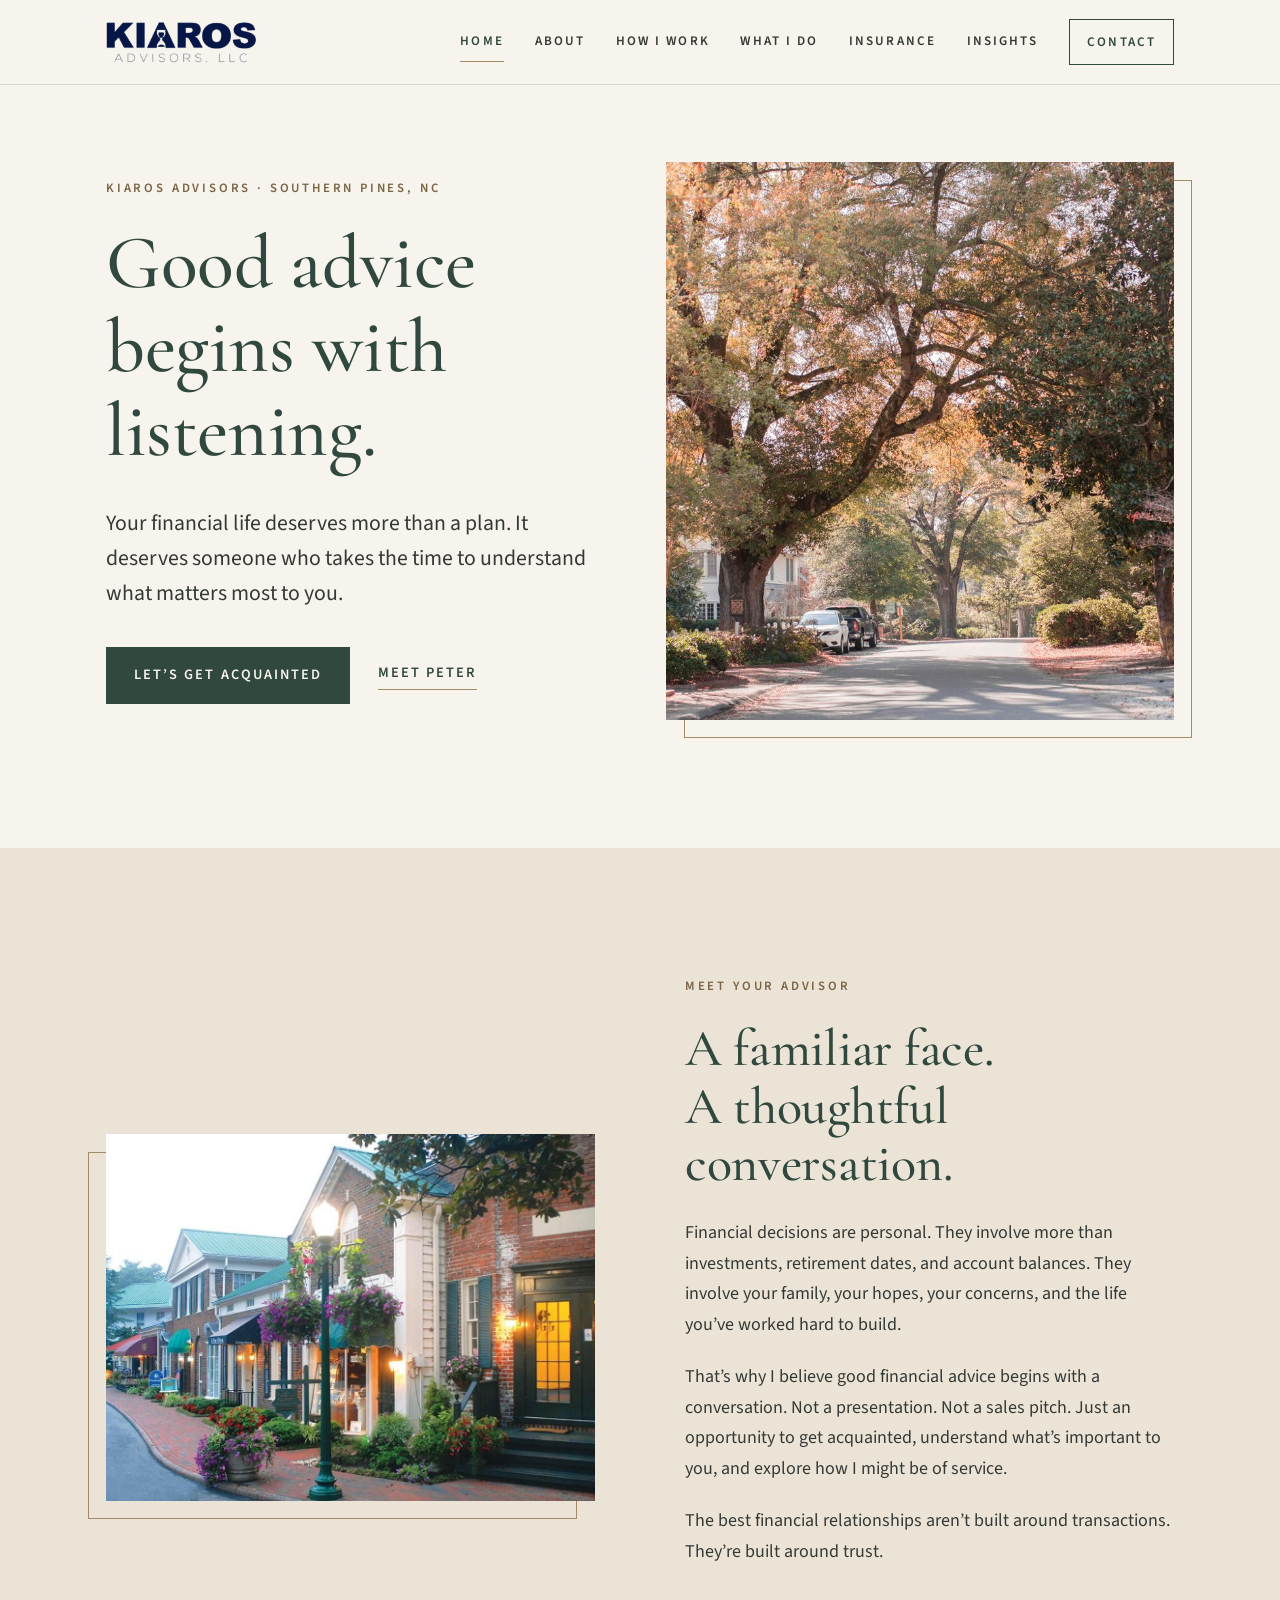
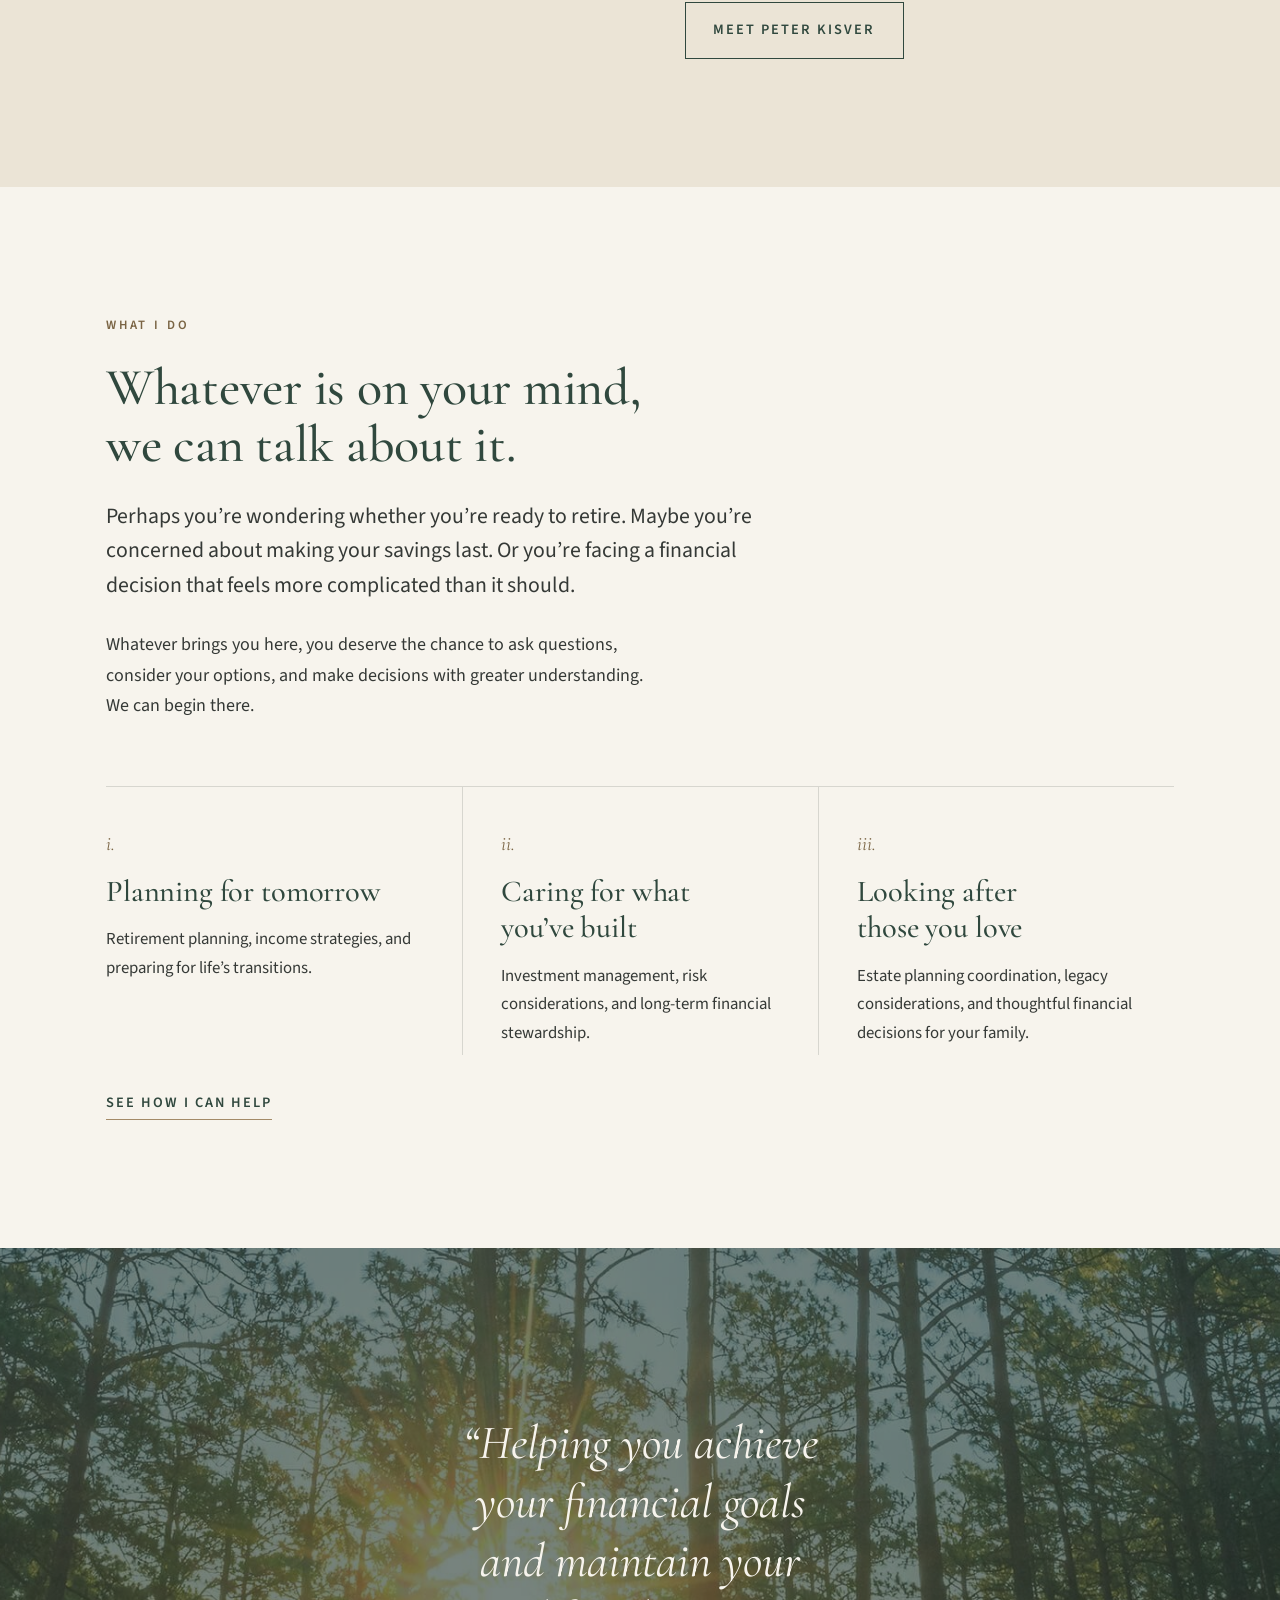
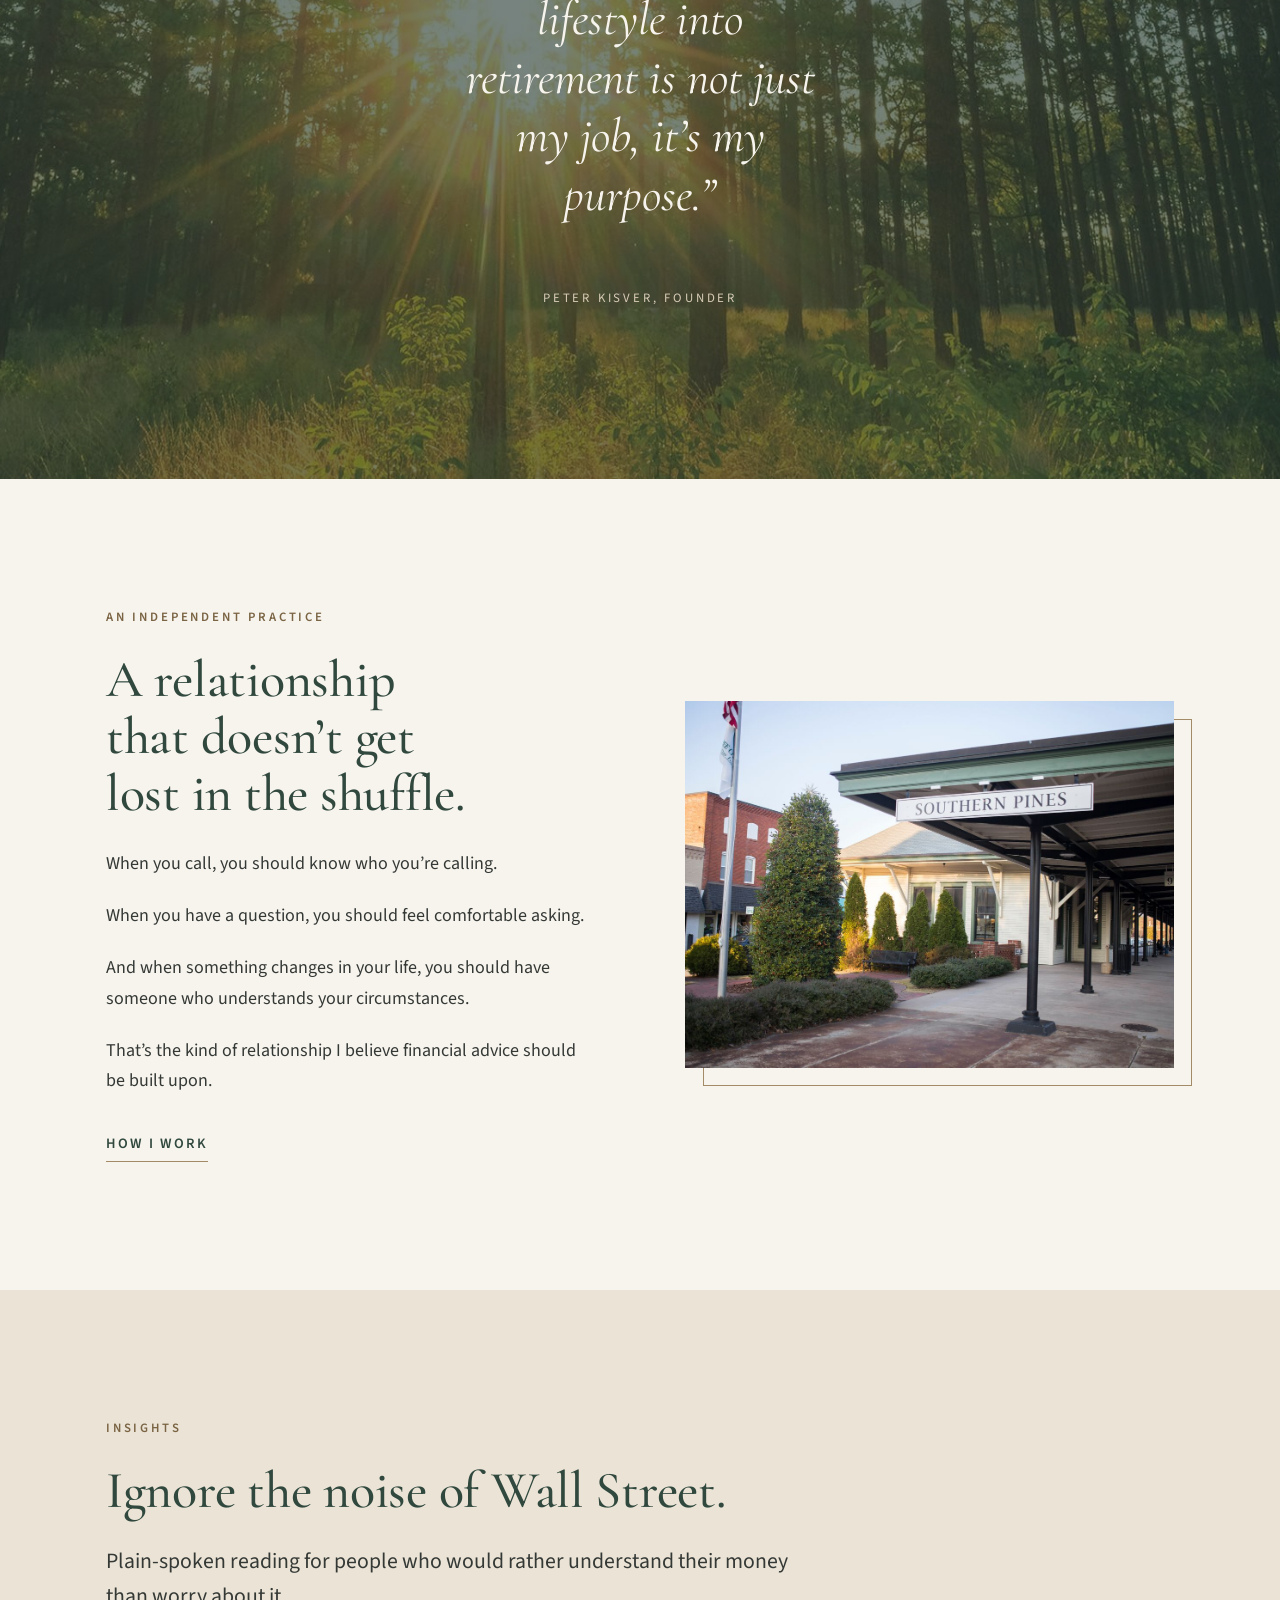
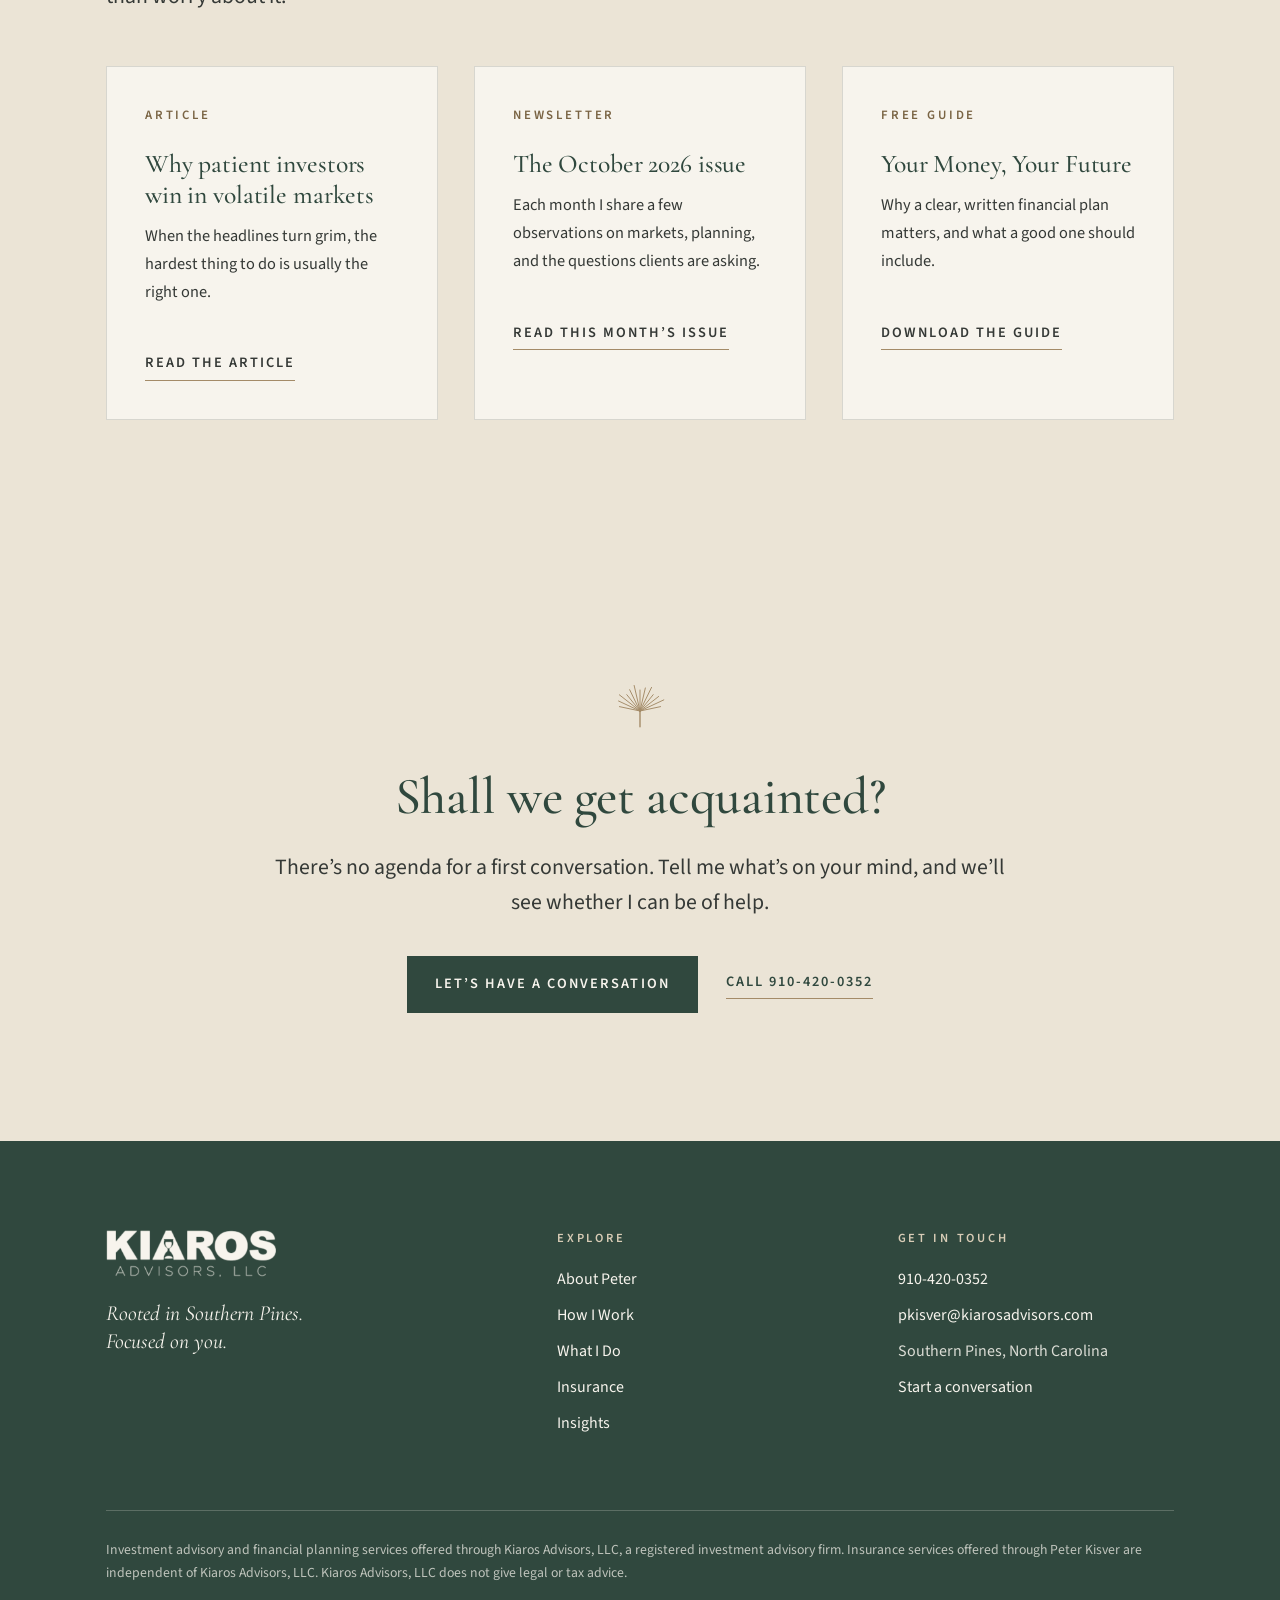
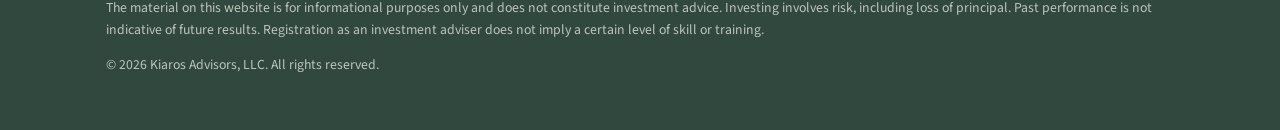
<file: index.html>
<!doctype html>
<html lang="en">
<head>
  <meta charset="utf-8">
  <meta name="viewport" content="width=device-width, initial-scale=1">
  <title>Kiaros Advisors | Financial Planning in Southern Pines, NC</title>
  <meta name="description" content="Peter Kisver of Kiaros Advisors offers financial planning and investment management in Southern Pines, North Carolina. Good advice begins with listening.">
  <link rel="canonical" href="https://investinginthepines.com/">
  <meta property="og:type" content="website">
  <meta property="og:site_name" content="Kiaros Advisors">
  <meta property="og:title" content="Kiaros Advisors | Financial Planning in Southern Pines, NC">
  <meta property="og:description" content="Peter Kisver of Kiaros Advisors offers financial planning and investment management in Southern Pines, North Carolina. Good advice begins with listening.">
  <meta property="og:url" content="https://investinginthepines.com/">
  <meta property="og:image" content="https://investinginthepines.com/assets/img/share.jpg">
  <meta name="twitter:card" content="summary_large_image">
  <meta name="theme-color" content="#30483e">
  <link rel="icon" href="favicon.svg" type="image/svg+xml">
  <link rel="preconnect" href="https://fonts.googleapis.com">
  <link rel="preconnect" href="https://fonts.gstatic.com" crossorigin>
  <link href="https://fonts.googleapis.com/css2?family=Cormorant+Garamond:ital,wght@0,400;0,500;0,600;1,400;1,500&family=Source+Sans+3:wght@400;600&display=swap" rel="stylesheet">
  <link rel="stylesheet" href="assets/css/site.css?v=d017753aae">
</head>
<body>
  <a class="skip" href="#main">Skip to content</a>

  <header class="site-header">
    <div class="wrap">
      <a class="brand" href="index.html" aria-label="Kiaros Advisors, home">
        <img src="assets/img/kiaros-logo.png" alt="Kiaros Advisors, LLC" width="504" height="144">
      </a>
      <button class="nav-toggle" type="button" aria-expanded="false" aria-controls="site-nav">Menu</button>
      <nav class="nav" id="site-nav" aria-label="Main">
        <a href="index.html" aria-current="page">Home</a>
        <a href="about.html">About</a>
        <a href="how-i-work.html">How I Work</a>
        <a href="what-i-do.html">What I Do</a>
        <a href="insurance.html">Insurance</a>
        <a href="insights.html">Insights</a>
        <a class="nav-cta" href="contact.html">Contact</a>
      </nav>
    </div>
  </header>

  <main id="main">

    <section class="hero">
      <div class="wrap hero-grid">
        <div>
          <span class="eyebrow">Kiaros Advisors &middot; Southern Pines, NC</span>
          <h1>Good advice begins with listening.</h1>
          <p class="lede">Your financial life deserves more than a plan. It deserves someone who takes the time to understand what matters most to you.</p>
          <div class="actions">
            <a class="btn" href="contact.html">Let&rsquo;s Get Acquainted</a>
            <a class="textlink" href="about.html">Meet Peter</a>
          </div>
        </div>
        <figure class="frame">
          <img src="assets/img/tree-lined-street.jpg" alt="A quiet street shaded by old oaks and magnolias" width="1280" height="853" fetchpriority="high">
        </figure>
      </div>
    </section>

    <section class="section section--sand">
      <div class="wrap split">
        <figure class="frame frame--left">
          <img src="assets/img/village-shops.jpg" alt="Brick storefronts and flower baskets along a street in the Village of Pinehurst" width="1140" height="760" loading="lazy">
        </figure>
        <div>
          <span class="eyebrow">Meet your advisor</span>
          <h2>A familiar face. A thoughtful conversation.</h2>
          <p>Financial decisions are personal. They involve more than investments, retirement dates, and account balances. They involve your family, your hopes, your concerns, and the life you&rsquo;ve worked hard to build.</p>
          <p>That&rsquo;s why I believe good financial advice begins with a conversation. Not a presentation. Not a sales pitch. Just an opportunity to get acquainted, understand what&rsquo;s important to you, and explore how I might be of service.</p>
          <p>The best financial relationships aren&rsquo;t built around transactions. They&rsquo;re built around trust.</p>
          <div class="actions">
            <a class="btn btn--ghost" href="about.html">Meet Peter Kisver</a>
          </div>
        </div>
      </div>
    </section>

    <section class="section">
      <div class="wrap">
        <div class="narrow">
          <span class="eyebrow">What I do</span>
          <h2>Whatever is on your mind, we can talk about it.</h2>
          <p class="lede">Perhaps you&rsquo;re wondering whether you&rsquo;re ready to retire. Maybe you&rsquo;re concerned about making your savings last. Or you&rsquo;re facing a financial decision that feels more complicated than it should.</p>
          <p>Whatever brings you here, you deserve the chance to ask questions, consider your options, and make decisions with greater understanding. We can begin there.</p>
        </div>
        <div class="areas">
          <div class="area">
            <span class="num">i.</span>
            <h3>Planning for tomorrow</h3>
            <p>Retirement planning, income strategies, and preparing for life&rsquo;s transitions.</p>
          </div>
          <div class="area">
            <span class="num">ii.</span>
            <h3>Caring for what you&rsquo;ve built</h3>
            <p>Investment management, risk considerations, and long-term financial stewardship.</p>
          </div>
          <div class="area">
            <span class="num">iii.</span>
            <h3>Looking after those you love</h3>
            <p>Estate planning coordination, legacy considerations, and thoughtful financial decisions for your family.</p>
          </div>
        </div>
        <div class="actions">
          <a class="textlink" href="what-i-do.html">See how I can help</a>
        </div>
      </div>
    </section>

    <section class="band">
      <img src="assets/img/longleaf-sunset.jpg" alt="" width="1920" height="900" loading="lazy">
      <div class="wrap">
        <blockquote>
          <p>&ldquo;Helping you achieve your financial goals and maintain your lifestyle into retirement is not just my job, it&rsquo;s my purpose.&rdquo;</p>
          <cite>Peter Kisver, Founder</cite>
        </blockquote>
      </div>
    </section>

    <section class="section">
      <div class="wrap split">
        <div>
          <span class="eyebrow">An independent practice</span>
          <h2>A relationship that doesn&rsquo;t get lost in the shuffle.</h2>
          <p>When you call, you should know who you&rsquo;re calling.</p>
          <p>When you have a question, you should feel comfortable asking.</p>
          <p>And when something changes in your life, you should have someone who understands your circumstances.</p>
          <p>That&rsquo;s the kind of relationship I believe financial advice should be built upon.</p>
          <div class="actions">
            <a class="textlink" href="how-i-work.html">How I work</a>
          </div>
        </div>
        <figure class="frame">
          <img src="assets/img/southern-pines-station.jpg" alt="The historic train depot in downtown Southern Pines" width="1280" height="853" loading="lazy">
        </figure>
      </div>
    </section>

    <section class="section section--sand">
      <div class="wrap">
        <span class="eyebrow">Insights</span>
        <h2>Ignore the noise of Wall Street.</h2>
        <p class="lede">Plain-spoken reading for people who would rather understand their money than worry about it.</p>
        <div class="cards">
          <a class="card" href="patient-investors.html">
            <span class="eyebrow">Article</span>
            <h3>Why patient investors win in volatile markets</h3>
            <p>When the headlines turn grim, the hardest thing to do is usually the right one.</p>
            <span class="textlink">Read the article</span>
          </a>
          <a class="card" href="assets/newsletters/kiaros-newsletter-2026-10.pdf" target="_blank" rel="noopener">
            <span class="eyebrow">Newsletter</span>
            <h3>The October 2026 issue</h3>
            <p>Each month I share a few observations on markets, planning, and the questions clients are asking.</p>
            <span class="textlink">Read this month&rsquo;s issue</span>
          </a>
          <a class="card" href="assets/guide/Your-Money-Your-Future.pdf" target="_blank" rel="noopener">
            <span class="eyebrow">Free guide</span>
            <h3>Your Money, Your Future</h3>
            <p>Why a clear, written financial plan matters, and what a good one should include.</p>
            <span class="textlink">Download the guide</span>
          </a>
        </div>
      </div>
    </section>

    <section class="section closing">
      <div class="wrap center">
        <svg class="sprig" viewBox="0 0 64 64" fill="none" stroke="currentColor" stroke-width="1.1" stroke-linecap="round" aria-hidden="true"><path d="M32 40L8.5 35.0"/><path d="M32 40L7.5 28.6"/><path d="M32 40L8.4 21.5"/><path d="M32 40L16.9 21.3"/><path d="M32 40L20.2 15.7"/><path d="M32 40L25.3 10.8"/><path d="M32 40L32.0 16.0"/><path d="M32 40L38.1 13.7"/><path d="M32 40L45.2 13.0"/><path d="M32 40L47.1 21.3"/><path d="M32 40L53.3 23.4"/><path d="M32 40L59.2 27.3"/><path d="M32 40L55.5 35.0"/><path d="M32 40v18" stroke-width="1.6"/></svg>
        <h2>Shall we get acquainted?</h2>
        <p class="lede">There&rsquo;s no agenda for a first conversation. Tell me what&rsquo;s on your mind, and we&rsquo;ll see whether I can be of help.</p>
        <div class="actions">
          <a class="btn" href="contact.html">Let&rsquo;s Have a Conversation</a>
          <a class="textlink" href="tel:+19104200352">Call 910-420-0352</a>
        </div>
      </div>
    </section>
  </main>

  <footer class="site-footer">
    <div class="wrap">
      <div class="footer-grid">
        <div>
          <img src="assets/img/kiaros-logo-ivory.png" alt="Kiaros Advisors, LLC" width="504" height="144" loading="lazy">
          <p class="footer-tag">Rooted in Southern Pines.<br>Focused on you.</p>
        </div>
        <div>
          <h2>Explore</h2>
          <ul>
            <li><a href="about.html">About Peter</a></li>
            <li><a href="how-i-work.html">How I Work</a></li>
            <li><a href="what-i-do.html">What I Do</a></li>
            <li><a href="insurance.html">Insurance</a></li>
            <li><a href="insights.html">Insights</a></li>
          </ul>
        </div>
        <div>
          <h2>Get in touch</h2>
          <ul>
            <li><a href="tel:+19104200352">910-420-0352</a></li>
            <li><a href="mailto:pkisver@kiarosadvisors.com">pkisver@kiarosadvisors.com</a></li>
            <li>Southern Pines, North Carolina</li>
            <li><a href="contact.html">Start a conversation</a></li>
          </ul>
        </div>
      </div>
      <div class="legal">
        <p>Investment advisory and financial planning services offered through Kiaros Advisors, LLC, a registered investment advisory firm. Insurance services offered through Peter Kisver are independent of Kiaros Advisors, LLC. Kiaros Advisors, LLC does not give legal or tax advice.</p>
        <p>The material on this website is for informational purposes only and does not constitute investment advice. Investing involves risk, including loss of principal. Past performance is not indicative of future results. Registration as an investment adviser does not imply a certain level of skill or training.</p>
        <p>&copy; 2026 Kiaros Advisors, LLC. All rights reserved.</p>
      </div>
    </div>
  </footer>

  <script src="assets/js/site.js?v=4c30f6dec3" defer></script>
</body>
</html>
</file>
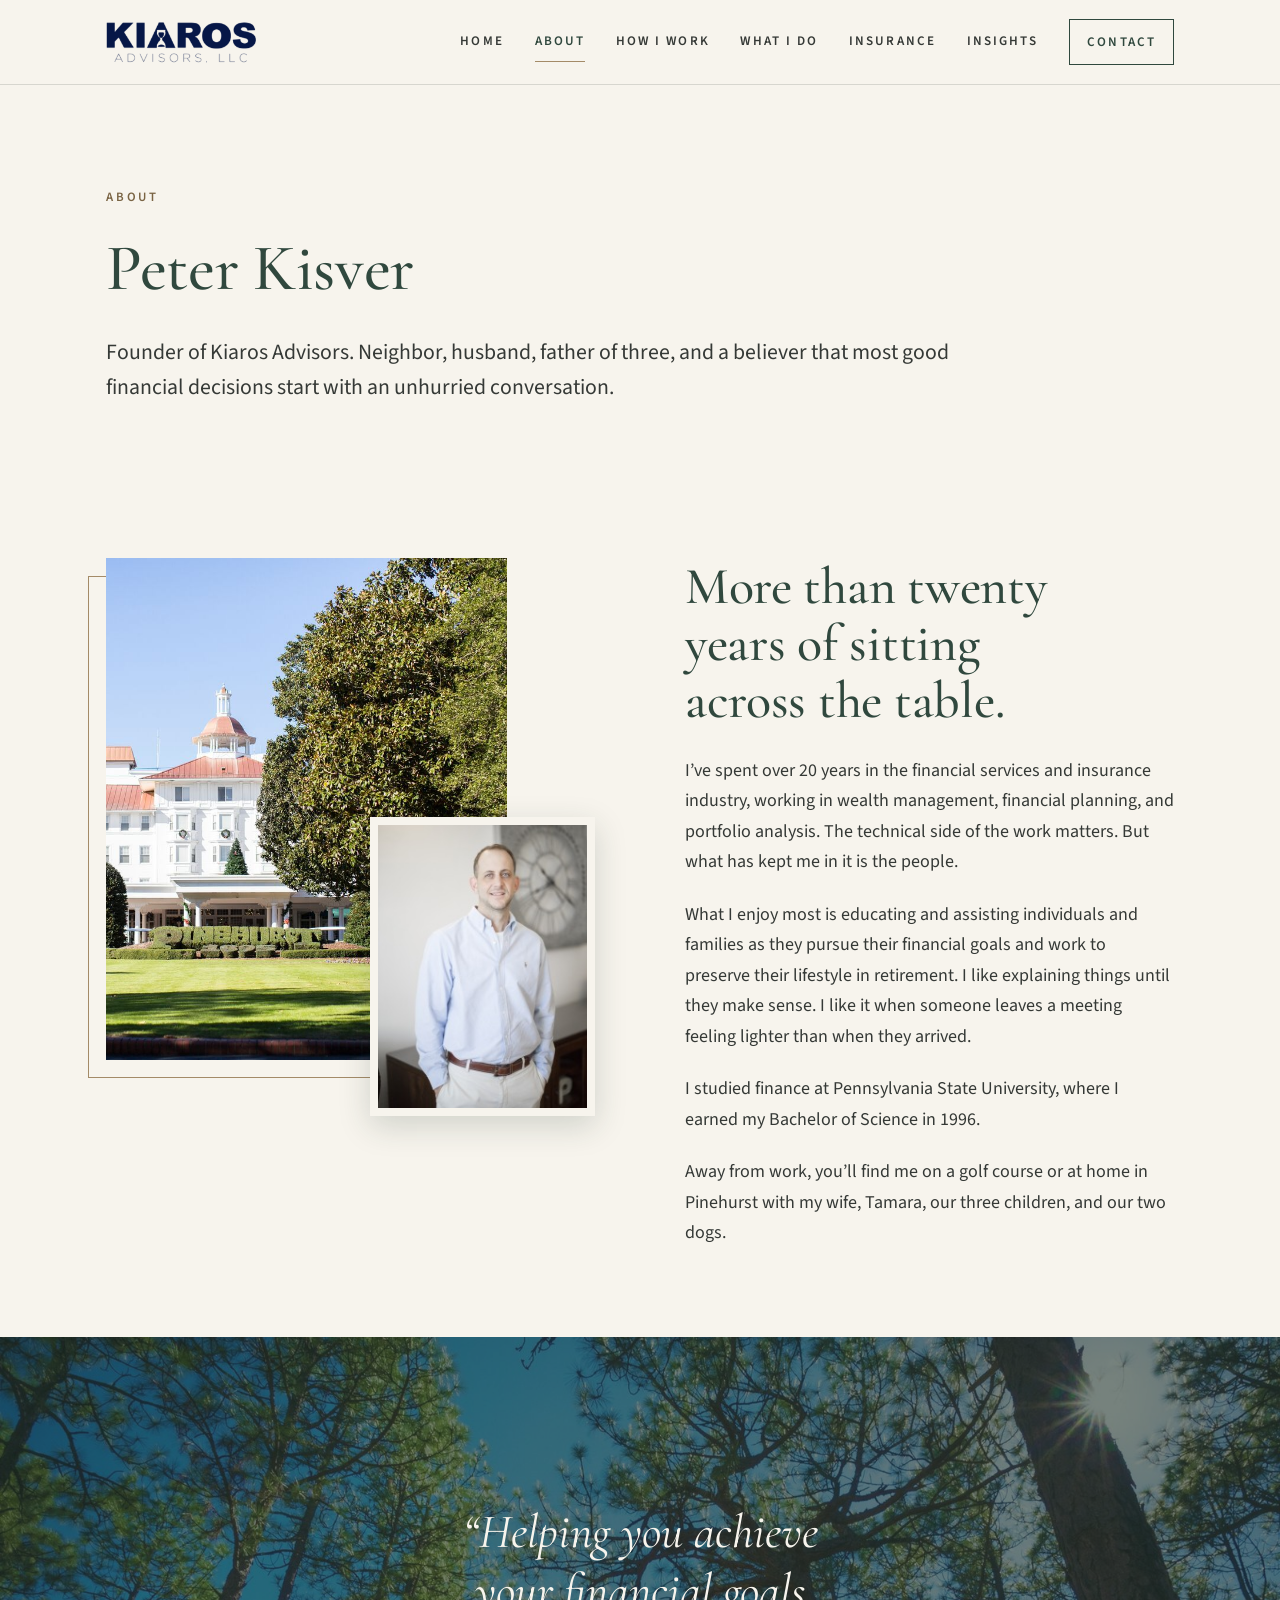
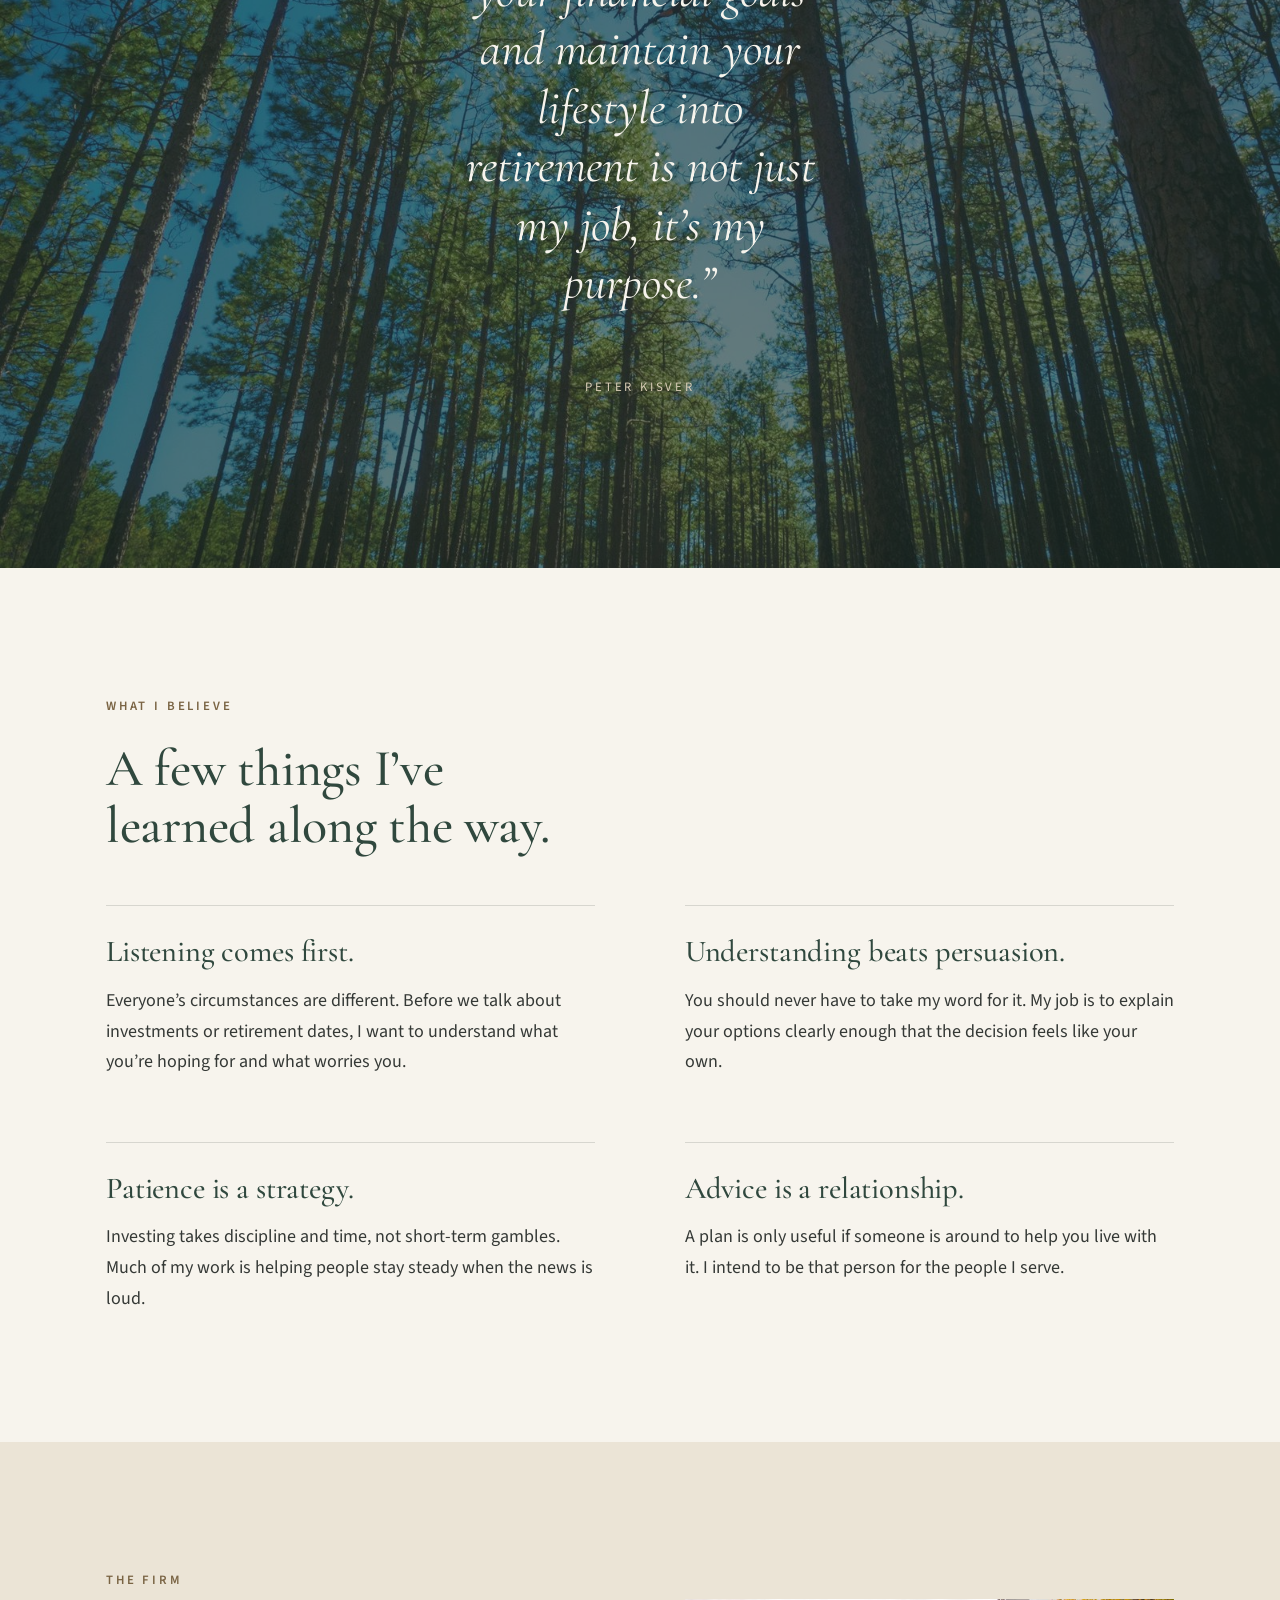
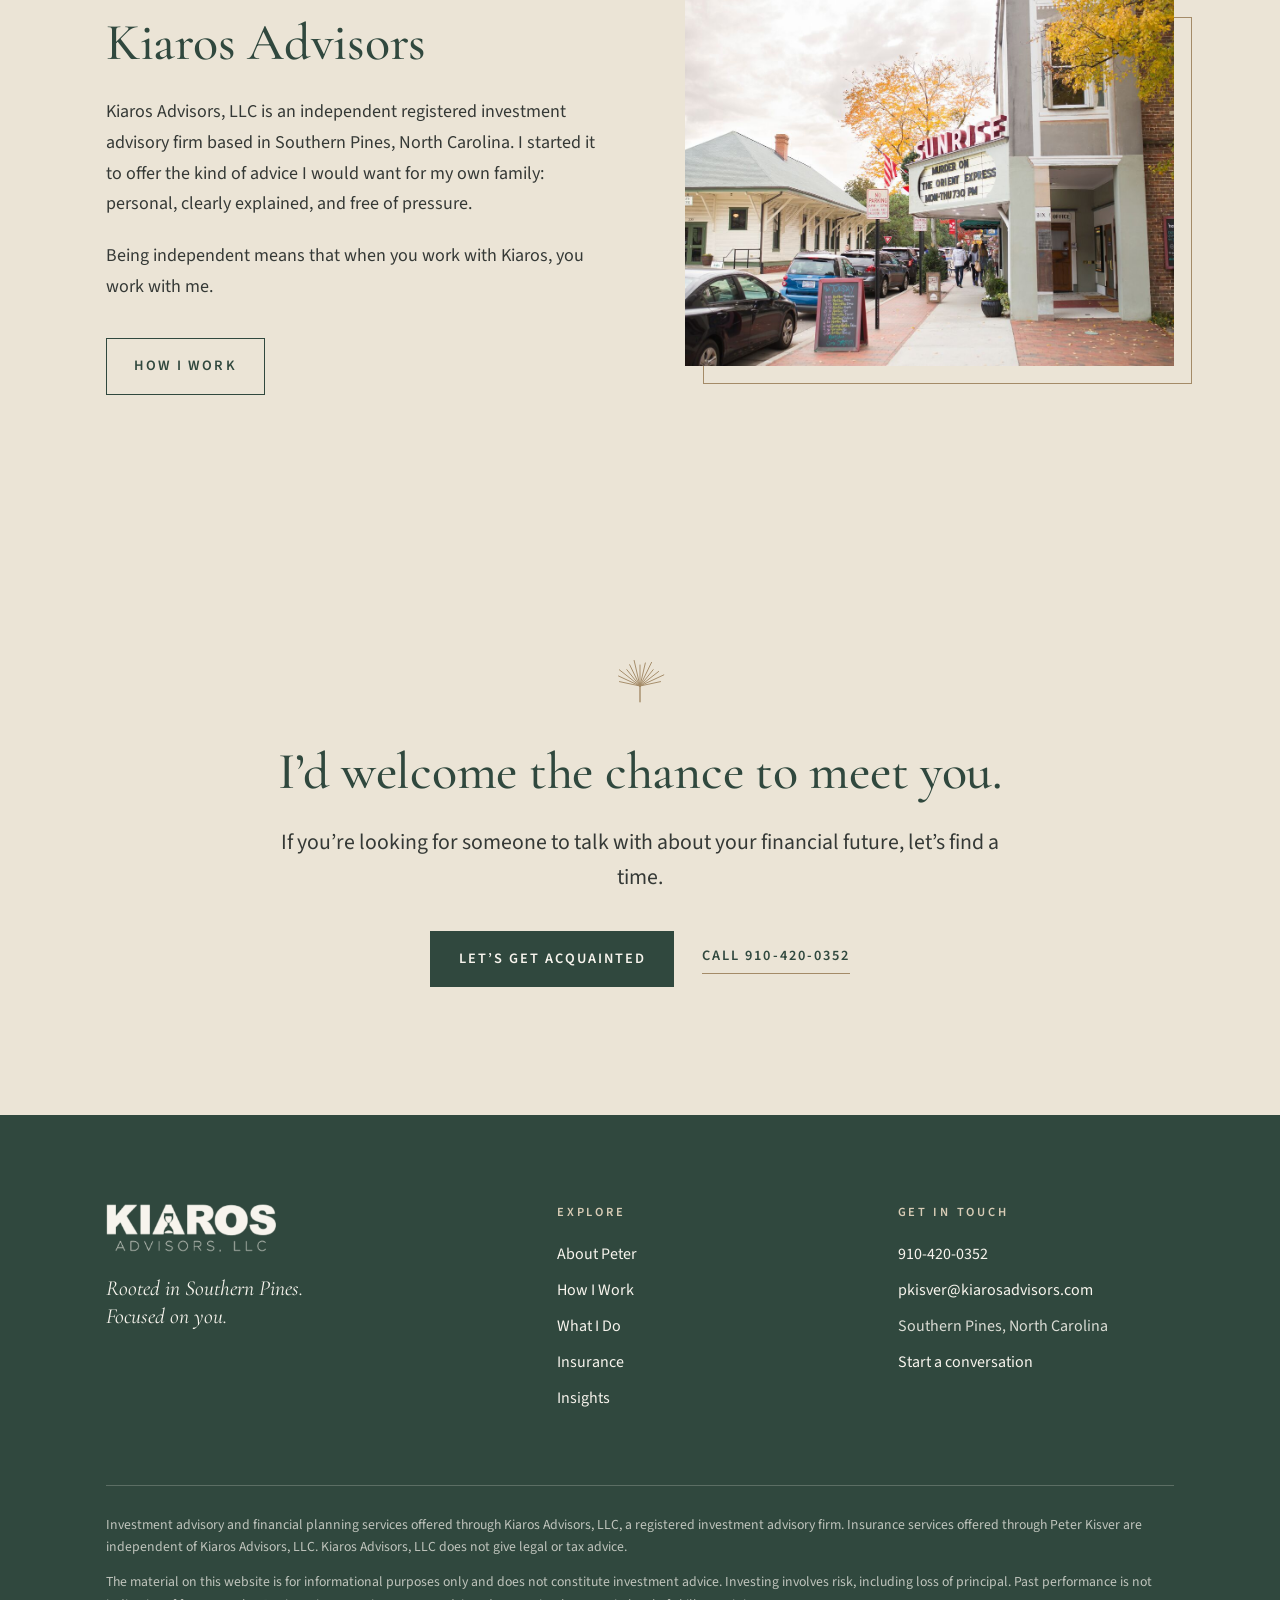
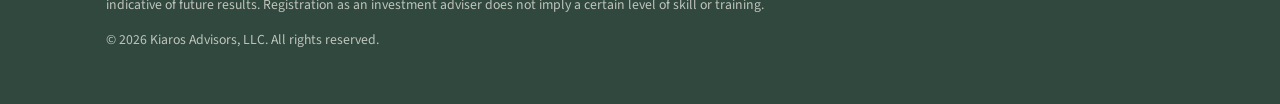
<file: about.html>
<!doctype html>
<html lang="en">
<head>
  <meta charset="utf-8">
  <meta name="viewport" content="width=device-width, initial-scale=1">
  <title>About Peter Kisver | Kiaros Advisors</title>
  <meta name="description" content="Peter Kisver founded Kiaros Advisors in Southern Pines, NC after more than 20 years in financial services. Learn about his background and how he approaches advice.">
  <link rel="canonical" href="https://investinginthepines.com/about">
  <meta property="og:type" content="website">
  <meta property="og:site_name" content="Kiaros Advisors">
  <meta property="og:title" content="About Peter Kisver | Kiaros Advisors">
  <meta property="og:description" content="Peter Kisver founded Kiaros Advisors in Southern Pines, NC after more than 20 years in financial services. Learn about his background and how he approaches advice.">
  <meta property="og:url" content="https://investinginthepines.com/about">
  <meta property="og:image" content="https://investinginthepines.com/assets/img/share.jpg">
  <meta name="twitter:card" content="summary_large_image">
  <meta name="theme-color" content="#30483e">
  <link rel="icon" href="favicon.svg" type="image/svg+xml">
  <link rel="preconnect" href="https://fonts.googleapis.com">
  <link rel="preconnect" href="https://fonts.gstatic.com" crossorigin>
  <link href="https://fonts.googleapis.com/css2?family=Cormorant+Garamond:ital,wght@0,400;0,500;0,600;1,400;1,500&family=Source+Sans+3:wght@400;600&display=swap" rel="stylesheet">
  <link rel="stylesheet" href="assets/css/site.css?v=d017753aae">
</head>
<body>
  <a class="skip" href="#main">Skip to content</a>

  <header class="site-header">
    <div class="wrap">
      <a class="brand" href="index.html" aria-label="Kiaros Advisors, home">
        <img src="assets/img/kiaros-logo.png" alt="Kiaros Advisors, LLC" width="504" height="144">
      </a>
      <button class="nav-toggle" type="button" aria-expanded="false" aria-controls="site-nav">Menu</button>
      <nav class="nav" id="site-nav" aria-label="Main">
        <a href="index.html">Home</a>
        <a href="about.html" aria-current="page">About</a>
        <a href="how-i-work.html">How I Work</a>
        <a href="what-i-do.html">What I Do</a>
        <a href="insurance.html">Insurance</a>
        <a href="insights.html">Insights</a>
        <a class="nav-cta" href="contact.html">Contact</a>
      </nav>
    </div>
  </header>

  <main id="main">

    <section class="page-head">
      <div class="wrap">
        <span class="eyebrow">About</span>
        <h1>Peter Kisver</h1>
        <p class="lede">Founder of Kiaros Advisors. Neighbor, husband, father of three, and a believer that most good financial decisions start with an unhurried conversation.</p>
      </div>
    </section>

    <section class="section section--tight">
      <div class="wrap split split--top">
        <figure class="duo">
          <img class="duo-place" src="assets/img/carolina-lawn.jpg" alt="Magnolias and a wide green lawn in Pinehurst, where Peter lives" width="1280" height="853">
          <img class="duo-portrait" src="assets/img/peter-kisver.jpg" alt="Peter Kisver, founder of Kiaros Advisors" width="222" height="300">
        </figure>
        <div>
          <h2>More than twenty years of sitting across the table.</h2>
          <p>I&rsquo;ve spent over 20 years in the financial services and insurance industry, working in wealth management, financial planning, and portfolio analysis. The technical side of the work matters. But what has kept me in it is the people.</p>
          <p>What I enjoy most is educating and assisting individuals and families as they pursue their financial goals and work to preserve their lifestyle in retirement. I like explaining things until they make sense. I like it when someone leaves a meeting feeling lighter than when they arrived.</p>
          <p>I studied finance at Pennsylvania State University, where I earned my Bachelor of Science in 1996.</p>
          <p>Away from work, you&rsquo;ll find me on a golf course or at home in Pinehurst with my wife, Tamara, our three children, and our two dogs.</p>
        </div>
      </div>
    </section>

    <section class="band">
      <img src="assets/img/longleaf-canopy.jpg" alt="" width="1600" height="1200" loading="lazy">
      <div class="wrap">
        <blockquote>
          <p>&ldquo;Helping you achieve your financial goals and maintain your lifestyle into retirement is not just my job, it&rsquo;s my purpose.&rdquo;</p>
          <cite>Peter Kisver</cite>
        </blockquote>
      </div>
    </section>

    <section class="section">
      <div class="wrap">
        <div class="narrow">
          <span class="eyebrow">What I believe</span>
          <h2>A few things I&rsquo;ve learned along the way.</h2>
        </div>
        <div class="pairs">
          <div>
            <h3>Listening comes first.</h3>
            <p>Everyone&rsquo;s circumstances are different. Before we talk about investments or retirement dates, I want to understand what you&rsquo;re hoping for and what worries you.</p>
          </div>
          <div>
            <h3>Understanding beats persuasion.</h3>
            <p>You should never have to take my word for it. My job is to explain your options clearly enough that the decision feels like your own.</p>
          </div>
          <div>
            <h3>Patience is a strategy.</h3>
            <p>Investing takes discipline and time, not short-term gambles. Much of my work is helping people stay steady when the news is loud.</p>
          </div>
          <div>
            <h3>Advice is a relationship.</h3>
            <p>A plan is only useful if someone is around to help you live with it. I intend to be that person for the people I serve.</p>
          </div>
        </div>
      </div>
    </section>

    <section class="section section--sand">
      <div class="wrap split">
        <div>
          <span class="eyebrow">The firm</span>
          <h2>Kiaros Advisors</h2>
          <p>Kiaros Advisors, LLC is an independent registered investment advisory firm based in Southern Pines, North Carolina. I started it to offer the kind of advice I would want for my own family: personal, clearly explained, and free of pressure.</p>
          <p>Being independent means that when you work with Kiaros, you work with me.</p>
          <div class="actions">
            <a class="btn btn--ghost" href="how-i-work.html">How I work</a>
          </div>
        </div>
        <figure class="frame">
          <img src="assets/img/southern-pines-broad-street.jpg" alt="The Sunrise Theater and shops along Broad Street in downtown Southern Pines" width="1280" height="853" loading="lazy">
        </figure>
      </div>
    </section>

    <section class="section closing">
      <div class="wrap center">
        <svg class="sprig" viewBox="0 0 64 64" fill="none" stroke="currentColor" stroke-width="1.1" stroke-linecap="round" aria-hidden="true"><path d="M32 40L8.5 35.0"/><path d="M32 40L7.5 28.6"/><path d="M32 40L8.4 21.5"/><path d="M32 40L16.9 21.3"/><path d="M32 40L20.2 15.7"/><path d="M32 40L25.3 10.8"/><path d="M32 40L32.0 16.0"/><path d="M32 40L38.1 13.7"/><path d="M32 40L45.2 13.0"/><path d="M32 40L47.1 21.3"/><path d="M32 40L53.3 23.4"/><path d="M32 40L59.2 27.3"/><path d="M32 40L55.5 35.0"/><path d="M32 40v18" stroke-width="1.6"/></svg>
        <h2>I&rsquo;d welcome the chance to meet you.</h2>
        <p class="lede">If you&rsquo;re looking for someone to talk with about your financial future, let&rsquo;s find a time.</p>
        <div class="actions">
          <a class="btn" href="contact.html">Let&rsquo;s Get Acquainted</a>
          <a class="textlink" href="tel:+19104200352">Call 910-420-0352</a>
        </div>
      </div>
    </section>
  </main>

  <footer class="site-footer">
    <div class="wrap">
      <div class="footer-grid">
        <div>
          <img src="assets/img/kiaros-logo-ivory.png" alt="Kiaros Advisors, LLC" width="504" height="144" loading="lazy">
          <p class="footer-tag">Rooted in Southern Pines.<br>Focused on you.</p>
        </div>
        <div>
          <h2>Explore</h2>
          <ul>
            <li><a href="about.html">About Peter</a></li>
            <li><a href="how-i-work.html">How I Work</a></li>
            <li><a href="what-i-do.html">What I Do</a></li>
            <li><a href="insurance.html">Insurance</a></li>
            <li><a href="insights.html">Insights</a></li>
          </ul>
        </div>
        <div>
          <h2>Get in touch</h2>
          <ul>
            <li><a href="tel:+19104200352">910-420-0352</a></li>
            <li><a href="mailto:pkisver@kiarosadvisors.com">pkisver@kiarosadvisors.com</a></li>
            <li>Southern Pines, North Carolina</li>
            <li><a href="contact.html">Start a conversation</a></li>
          </ul>
        </div>
      </div>
      <div class="legal">
        <p>Investment advisory and financial planning services offered through Kiaros Advisors, LLC, a registered investment advisory firm. Insurance services offered through Peter Kisver are independent of Kiaros Advisors, LLC. Kiaros Advisors, LLC does not give legal or tax advice.</p>
        <p>The material on this website is for informational purposes only and does not constitute investment advice. Investing involves risk, including loss of principal. Past performance is not indicative of future results. Registration as an investment adviser does not imply a certain level of skill or training.</p>
        <p>&copy; 2026 Kiaros Advisors, LLC. All rights reserved.</p>
      </div>
    </div>
  </footer>

  <script src="assets/js/site.js?v=4c30f6dec3" defer></script>
</body>
</html>
</file>
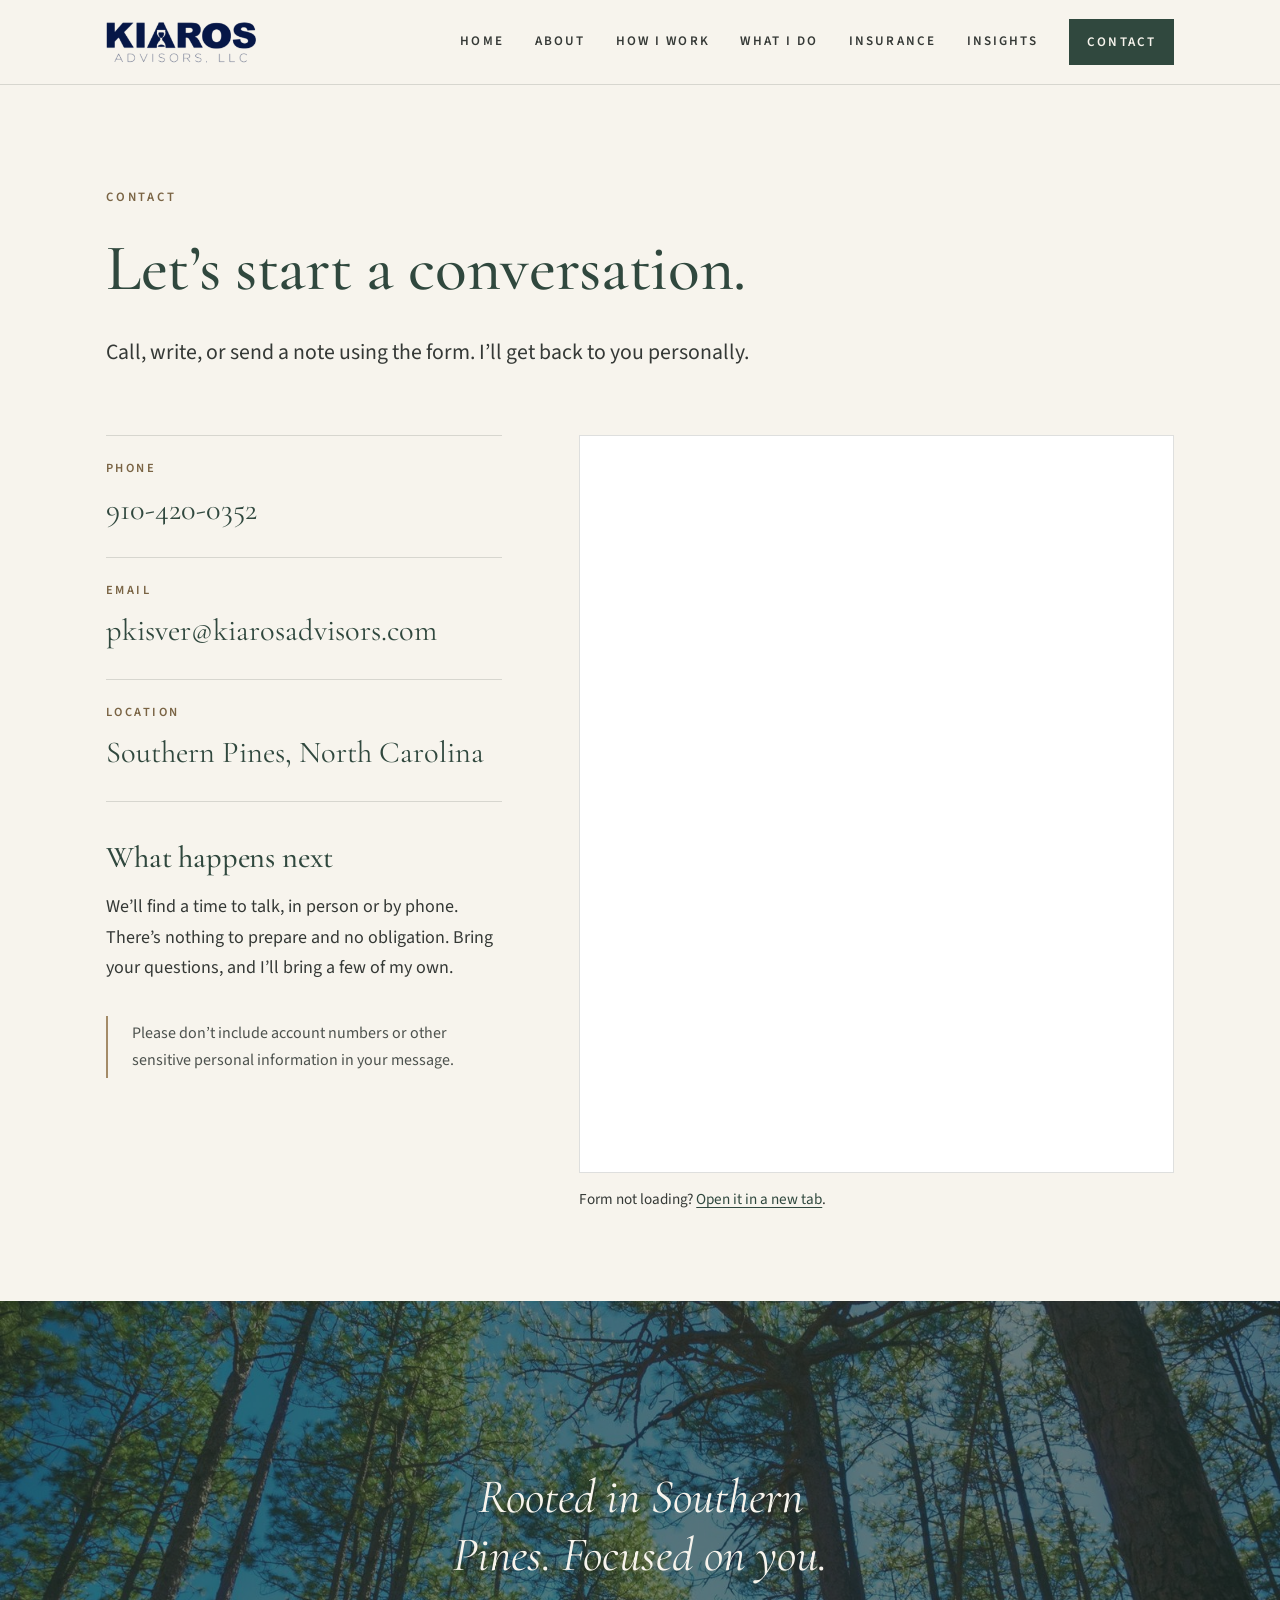
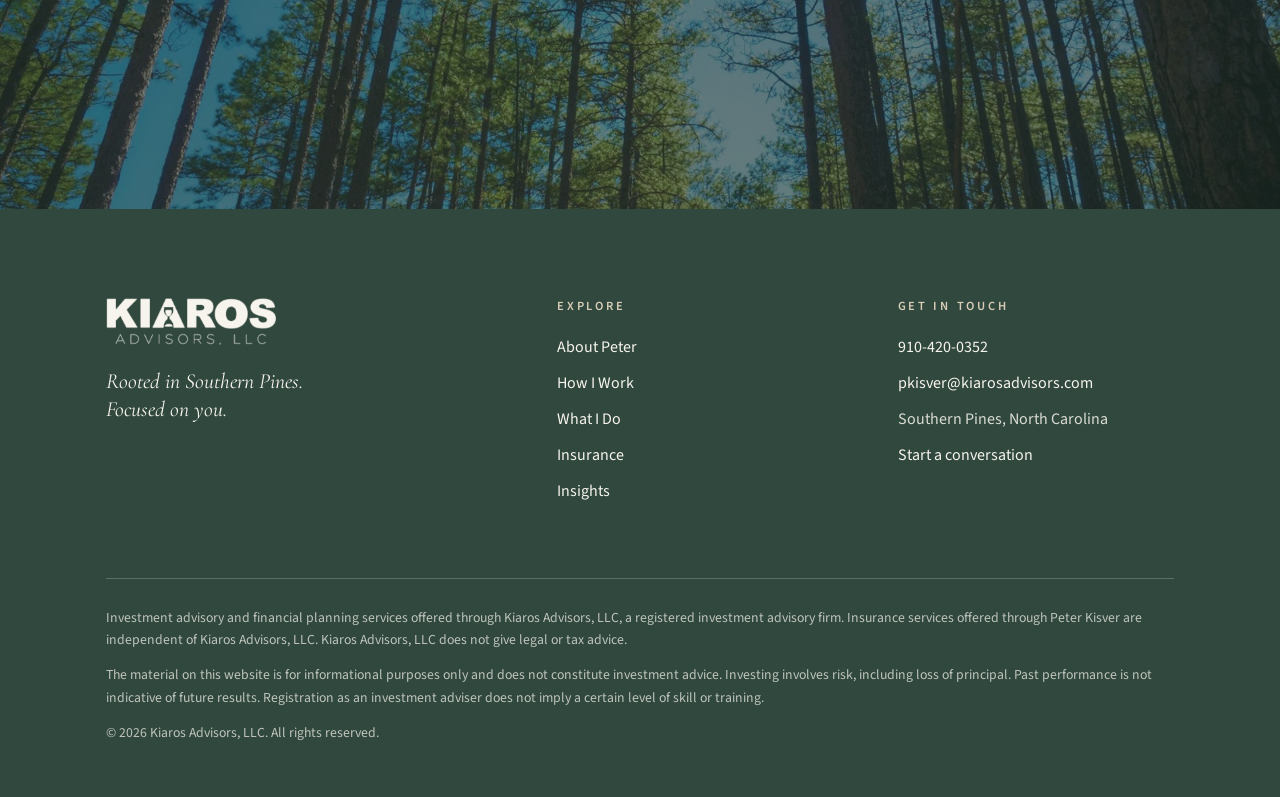
<file: contact.html>
<!doctype html>
<html lang="en">
<head>
  <meta charset="utf-8">
  <meta name="viewport" content="width=device-width, initial-scale=1">
  <title>Contact | Kiaros Advisors, Southern Pines NC</title>
  <meta name="description" content="Start a conversation with Peter Kisver of Kiaros Advisors in Southern Pines, North Carolina. Call 910-420-0352 or request a consultation online.">
  <link rel="canonical" href="https://investinginthepines.com/contact">
  <meta property="og:type" content="website">
  <meta property="og:site_name" content="Kiaros Advisors">
  <meta property="og:title" content="Contact | Kiaros Advisors, Southern Pines NC">
  <meta property="og:description" content="Start a conversation with Peter Kisver of Kiaros Advisors in Southern Pines, North Carolina. Call 910-420-0352 or request a consultation online.">
  <meta property="og:url" content="https://investinginthepines.com/contact">
  <meta property="og:image" content="https://investinginthepines.com/assets/img/share.jpg">
  <meta name="twitter:card" content="summary_large_image">
  <meta name="theme-color" content="#30483e">
  <link rel="icon" href="favicon.svg" type="image/svg+xml">
  <link rel="preconnect" href="https://fonts.googleapis.com">
  <link rel="preconnect" href="https://fonts.gstatic.com" crossorigin>
  <link href="https://fonts.googleapis.com/css2?family=Cormorant+Garamond:ital,wght@0,400;0,500;0,600;1,400;1,500&family=Source+Sans+3:wght@400;600&display=swap" rel="stylesheet">
  <link rel="stylesheet" href="assets/css/site.css?v=d017753aae">
</head>
<body>
  <a class="skip" href="#main">Skip to content</a>

  <header class="site-header">
    <div class="wrap">
      <a class="brand" href="index.html" aria-label="Kiaros Advisors, home">
        <img src="assets/img/kiaros-logo.png" alt="Kiaros Advisors, LLC" width="504" height="144">
      </a>
      <button class="nav-toggle" type="button" aria-expanded="false" aria-controls="site-nav">Menu</button>
      <nav class="nav" id="site-nav" aria-label="Main">
        <a href="index.html">Home</a>
        <a href="about.html">About</a>
        <a href="how-i-work.html">How I Work</a>
        <a href="what-i-do.html">What I Do</a>
        <a href="insurance.html">Insurance</a>
        <a href="insights.html">Insights</a>
        <a class="nav-cta" href="contact.html" aria-current="page">Contact</a>
      </nav>
    </div>
  </header>

  <main id="main">

    <section class="page-head">
      <div class="wrap">
        <span class="eyebrow">Contact</span>
        <h1>Let&rsquo;s start a conversation.</h1>
        <p class="lede">Call, write, or send a note using the form. I&rsquo;ll get back to you personally.</p>
      </div>
    </section>

    <section class="section section--tight" style="padding-top:0">
      <div class="wrap contact-grid">
        <div>
          <ul class="contact-list">
            <li><span class="label">Phone</span><a href="tel:+19104200352">910-420-0352</a></li>
            <li><span class="label">Email</span><a href="mailto:pkisver@kiarosadvisors.com">pkisver@kiarosadvisors.com</a></li>
            <li><span class="label">Location</span><span class="value">Southern Pines, North Carolina</span></li>
          </ul>
          <h3>What happens next</h3>
          <p>We&rsquo;ll find a time to talk, in person or by phone. There&rsquo;s nothing to prepare and no obligation. Bring your questions, and I&rsquo;ll bring a few of my own.</p>
          <p class="note">Please don&rsquo;t include account numbers or other sensitive personal information in your message.</p>
        </div>
        <div>
          <div class="form-shell">
            <iframe id="JotFormIFrame-241065123487151" title="Request a consultation" src="https://form.jotform.com/241065123487151" loading="lazy" allow="geolocation; microphone; camera" scrolling="no"></iframe>
          </div>
          <p class="form-fallback">Form not loading? <a href="https://form.jotform.com/241065123487151" target="_blank" rel="noopener">Open it in a new tab</a>.</p>
        </div>
      </div>
    </section>

    <section class="band">
      <img src="assets/img/longleaf-canopy.jpg" alt="" width="1600" height="1200" loading="lazy">
      <div class="wrap">
        <blockquote>
          <p>Rooted in Southern Pines. Focused on you.</p>
        </blockquote>
      </div>
    </section>
  </main>

  <footer class="site-footer">
    <div class="wrap">
      <div class="footer-grid">
        <div>
          <img src="assets/img/kiaros-logo-ivory.png" alt="Kiaros Advisors, LLC" width="504" height="144" loading="lazy">
          <p class="footer-tag">Rooted in Southern Pines.<br>Focused on you.</p>
        </div>
        <div>
          <h2>Explore</h2>
          <ul>
            <li><a href="about.html">About Peter</a></li>
            <li><a href="how-i-work.html">How I Work</a></li>
            <li><a href="what-i-do.html">What I Do</a></li>
            <li><a href="insurance.html">Insurance</a></li>
            <li><a href="insights.html">Insights</a></li>
          </ul>
        </div>
        <div>
          <h2>Get in touch</h2>
          <ul>
            <li><a href="tel:+19104200352">910-420-0352</a></li>
            <li><a href="mailto:pkisver@kiarosadvisors.com">pkisver@kiarosadvisors.com</a></li>
            <li>Southern Pines, North Carolina</li>
            <li><a href="contact.html">Start a conversation</a></li>
          </ul>
        </div>
      </div>
      <div class="legal">
        <p>Investment advisory and financial planning services offered through Kiaros Advisors, LLC, a registered investment advisory firm. Insurance services offered through Peter Kisver are independent of Kiaros Advisors, LLC. Kiaros Advisors, LLC does not give legal or tax advice.</p>
        <p>The material on this website is for informational purposes only and does not constitute investment advice. Investing involves risk, including loss of principal. Past performance is not indicative of future results. Registration as an investment adviser does not imply a certain level of skill or training.</p>
        <p>&copy; 2026 Kiaros Advisors, LLC. All rights reserved.</p>
      </div>
    </div>
  </footer>

  <script src="assets/js/site.js?v=4c30f6dec3" defer></script>
  <script src="https://cdn.jotfor.ms/s/umd/latest/for-form-embed-handler.js"></script>
  <script>if (window.jotformEmbedHandler) window.jotformEmbedHandler("iframe[id='JotFormIFrame-241065123487151']", "https://form.jotform.com/");</script>
</body>
</html>
</file>
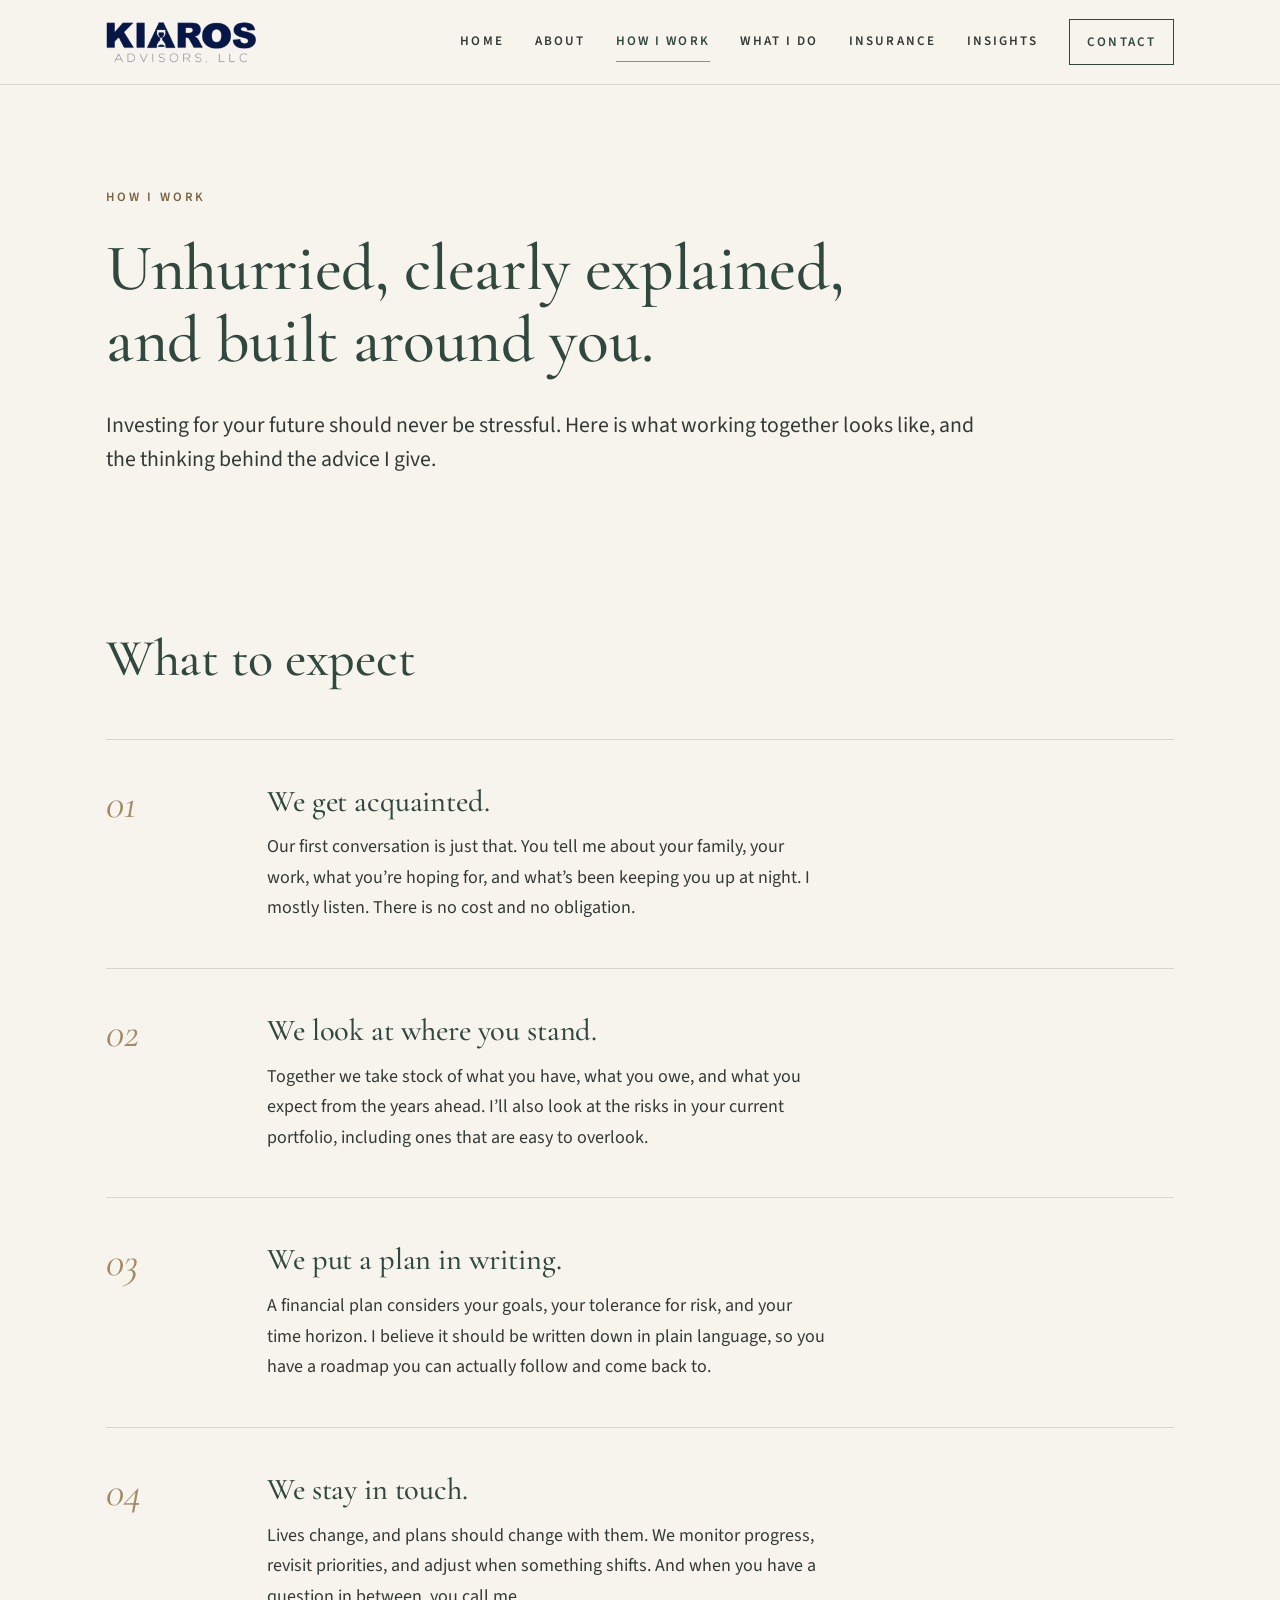
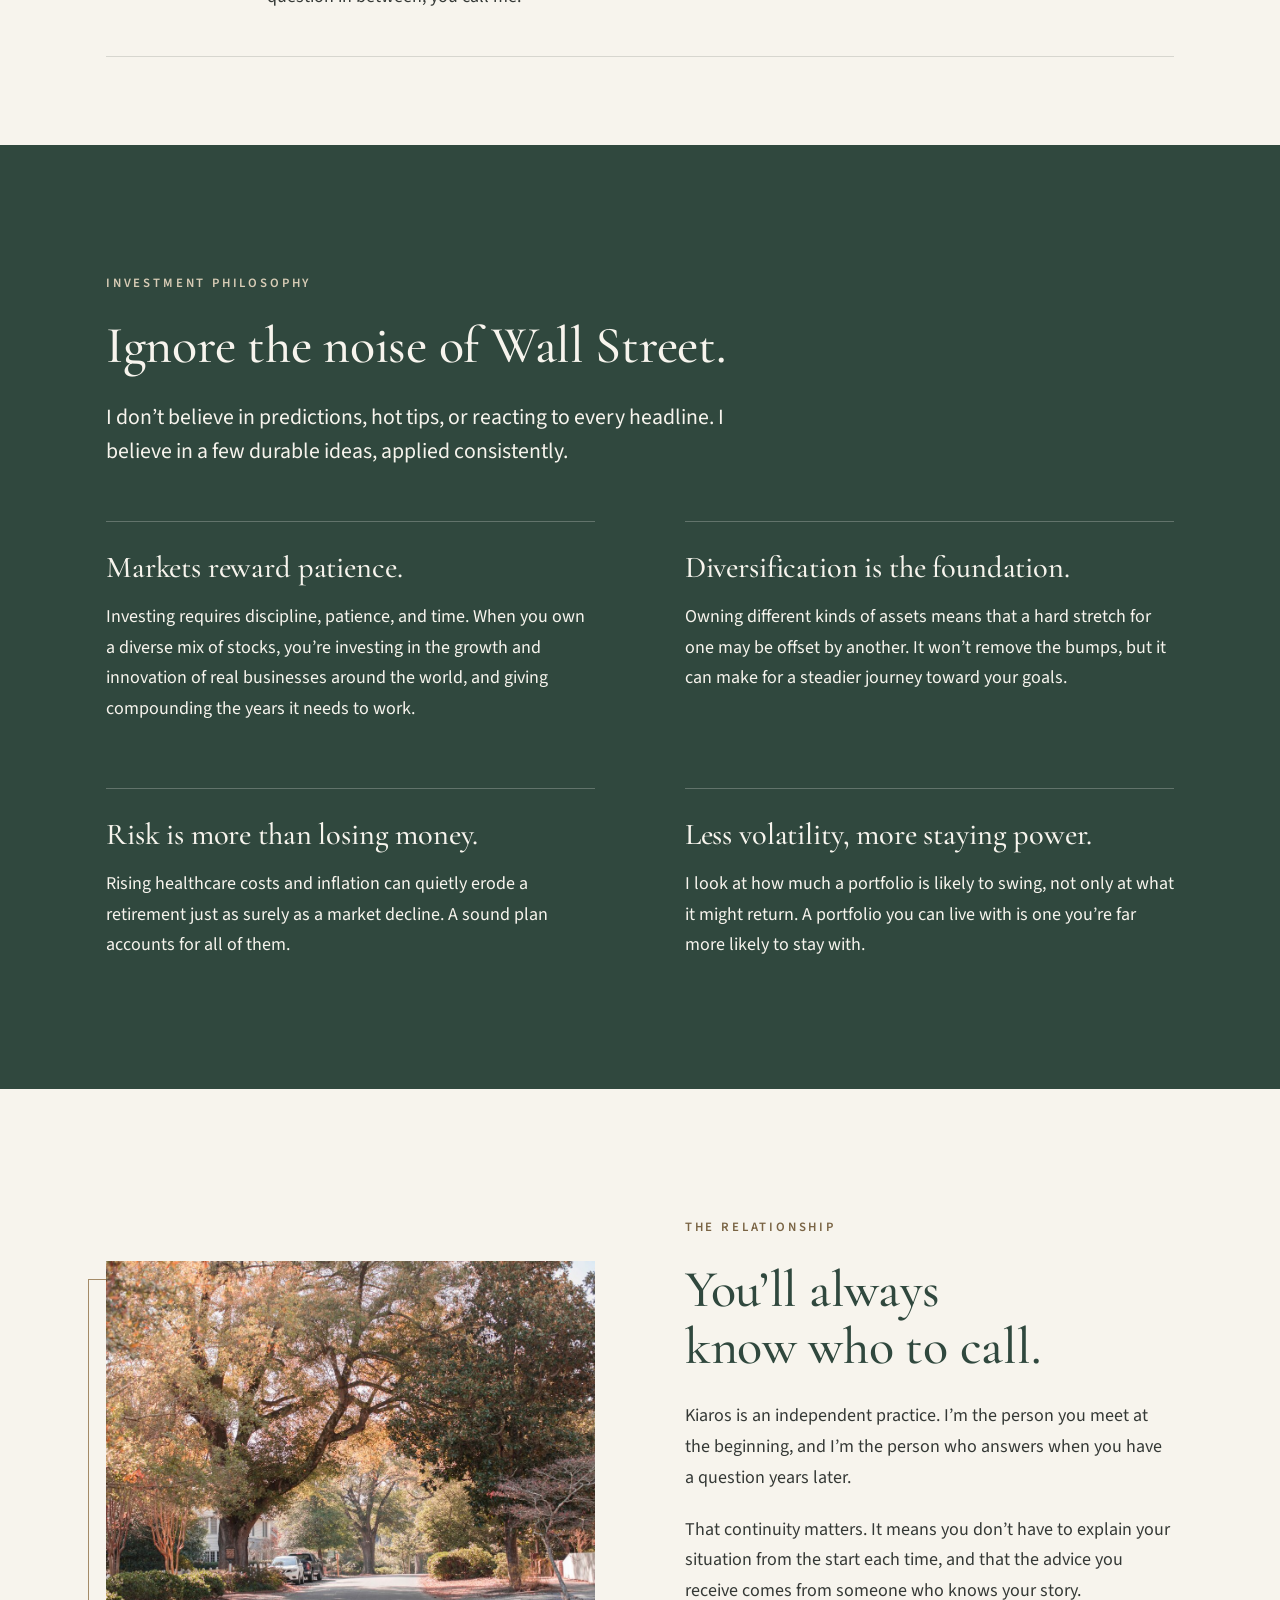
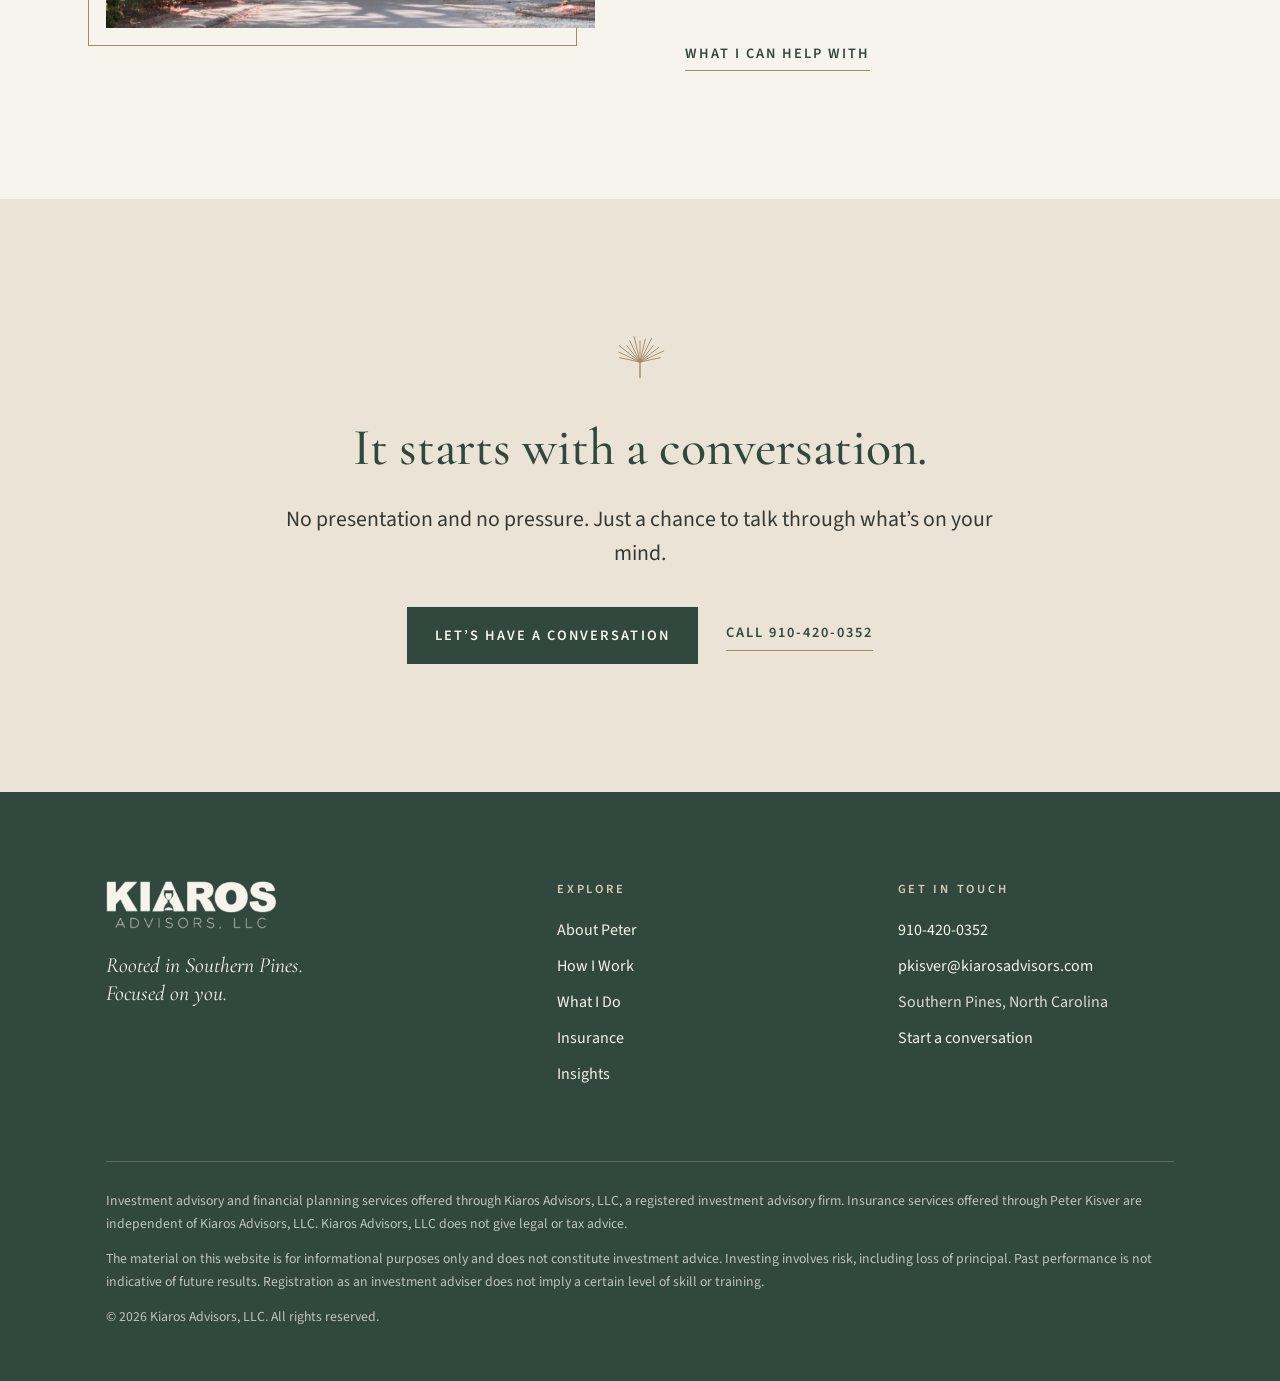
<file: how-i-work.html>
<!doctype html>
<html lang="en">
<head>
  <meta charset="utf-8">
  <meta name="viewport" content="width=device-width, initial-scale=1">
  <title>How I Work | Kiaros Advisors, Southern Pines NC</title>
  <meta name="description" content="How Peter Kisver works with clients at Kiaros Advisors: a first conversation, a clear written plan, a disciplined investment approach, and an ongoing relationship.">
  <link rel="canonical" href="https://investinginthepines.com/how-i-work">
  <meta property="og:type" content="website">
  <meta property="og:site_name" content="Kiaros Advisors">
  <meta property="og:title" content="How I Work | Kiaros Advisors, Southern Pines NC">
  <meta property="og:description" content="How Peter Kisver works with clients at Kiaros Advisors: a first conversation, a clear written plan, a disciplined investment approach, and an ongoing relationship.">
  <meta property="og:url" content="https://investinginthepines.com/how-i-work">
  <meta property="og:image" content="https://investinginthepines.com/assets/img/share.jpg">
  <meta name="twitter:card" content="summary_large_image">
  <meta name="theme-color" content="#30483e">
  <link rel="icon" href="favicon.svg" type="image/svg+xml">
  <link rel="preconnect" href="https://fonts.googleapis.com">
  <link rel="preconnect" href="https://fonts.gstatic.com" crossorigin>
  <link href="https://fonts.googleapis.com/css2?family=Cormorant+Garamond:ital,wght@0,400;0,500;0,600;1,400;1,500&family=Source+Sans+3:wght@400;600&display=swap" rel="stylesheet">
  <link rel="stylesheet" href="assets/css/site.css?v=d017753aae">
</head>
<body>
  <a class="skip" href="#main">Skip to content</a>

  <header class="site-header">
    <div class="wrap">
      <a class="brand" href="index.html" aria-label="Kiaros Advisors, home">
        <img src="assets/img/kiaros-logo.png" alt="Kiaros Advisors, LLC" width="504" height="144">
      </a>
      <button class="nav-toggle" type="button" aria-expanded="false" aria-controls="site-nav">Menu</button>
      <nav class="nav" id="site-nav" aria-label="Main">
        <a href="index.html">Home</a>
        <a href="about.html">About</a>
        <a href="how-i-work.html" aria-current="page">How I Work</a>
        <a href="what-i-do.html">What I Do</a>
        <a href="insurance.html">Insurance</a>
        <a href="insights.html">Insights</a>
        <a class="nav-cta" href="contact.html">Contact</a>
      </nav>
    </div>
  </header>

  <main id="main">

    <section class="page-head">
      <div class="wrap">
        <span class="eyebrow">How I work</span>
        <h1>Unhurried, clearly explained, and built around you.</h1>
        <p class="lede">Investing for your future should never be stressful. Here is what working together looks like, and the thinking behind the advice I give.</p>
      </div>
    </section>

    <section class="section section--tight">
      <div class="wrap">
        <div class="narrow">
          <h2>What to expect</h2>
        </div>
        <ol class="steps">
          <li>
            <div>
              <h3>We get acquainted.</h3>
              <p>Our first conversation is just that. You tell me about your family, your work, what you&rsquo;re hoping for, and what&rsquo;s been keeping you up at night. I mostly listen. There is no cost and no obligation.</p>
            </div>
          </li>
          <li>
            <div>
              <h3>We look at where you stand.</h3>
              <p>Together we take stock of what you have, what you owe, and what you expect from the years ahead. I&rsquo;ll also look at the risks in your current portfolio, including ones that are easy to overlook.</p>
            </div>
          </li>
          <li>
            <div>
              <h3>We put a plan in writing.</h3>
              <p>A financial plan considers your goals, your tolerance for risk, and your time horizon. I believe it should be written down in plain language, so you have a roadmap you can actually follow and come back to.</p>
            </div>
          </li>
          <li>
            <div>
              <h3>We stay in touch.</h3>
              <p>Lives change, and plans should change with them. We monitor progress, revisit priorities, and adjust when something shifts. And when you have a question in between, you call me.</p>
            </div>
          </li>
        </ol>
      </div>
    </section>

    <section class="section section--pine">
      <div class="wrap">
        <div class="narrow">
          <span class="eyebrow">Investment philosophy</span>
          <h2>Ignore the noise of Wall Street.</h2>
          <p class="lede">I don&rsquo;t believe in predictions, hot tips, or reacting to every headline. I believe in a few durable ideas, applied consistently.</p>
        </div>
        <div class="pairs">
          <div>
            <h3>Markets reward patience.</h3>
            <p>Investing requires discipline, patience, and time. When you own a diverse mix of stocks, you&rsquo;re investing in the growth and innovation of real businesses around the world, and giving compounding the years it needs to work.</p>
          </div>
          <div>
            <h3>Diversification is the foundation.</h3>
            <p>Owning different kinds of assets means that a hard stretch for one may be offset by another. It won&rsquo;t remove the bumps, but it can make for a steadier journey toward your goals.</p>
          </div>
          <div>
            <h3>Risk is more than losing money.</h3>
            <p>Rising healthcare costs and inflation can quietly erode a retirement just as surely as a market decline. A sound plan accounts for all of them.</p>
          </div>
          <div>
            <h3>Less volatility, more staying power.</h3>
            <p>I look at how much a portfolio is likely to swing, not only at what it might return. A portfolio you can live with is one you&rsquo;re far more likely to stay with.</p>
          </div>
        </div>
      </div>
    </section>

    <section class="section">
      <div class="wrap split">
        <figure class="frame frame--left">
          <img src="assets/img/tree-lined-street.jpg" alt="Sunlight through old oaks over a quiet residential street" width="1280" height="853" loading="lazy">
        </figure>
        <div>
          <span class="eyebrow">The relationship</span>
          <h2>You&rsquo;ll always know who to call.</h2>
          <p>Kiaros is an independent practice. I&rsquo;m the person you meet at the beginning, and I&rsquo;m the person who answers when you have a question years later.</p>
          <p>That continuity matters. It means you don&rsquo;t have to explain your situation from the start each time, and that the advice you receive comes from someone who knows your story.</p>
          <div class="actions">
            <a class="textlink" href="what-i-do.html">What I can help with</a>
          </div>
        </div>
      </div>
    </section>

    <section class="section closing">
      <div class="wrap center">
        <svg class="sprig" viewBox="0 0 64 64" fill="none" stroke="currentColor" stroke-width="1.1" stroke-linecap="round" aria-hidden="true"><path d="M32 40L8.5 35.0"/><path d="M32 40L7.5 28.6"/><path d="M32 40L8.4 21.5"/><path d="M32 40L16.9 21.3"/><path d="M32 40L20.2 15.7"/><path d="M32 40L25.3 10.8"/><path d="M32 40L32.0 16.0"/><path d="M32 40L38.1 13.7"/><path d="M32 40L45.2 13.0"/><path d="M32 40L47.1 21.3"/><path d="M32 40L53.3 23.4"/><path d="M32 40L59.2 27.3"/><path d="M32 40L55.5 35.0"/><path d="M32 40v18" stroke-width="1.6"/></svg>
        <h2>It starts with a conversation.</h2>
        <p class="lede">No presentation and no pressure. Just a chance to talk through what&rsquo;s on your mind.</p>
        <div class="actions">
          <a class="btn" href="contact.html">Let&rsquo;s Have a Conversation</a>
          <a class="textlink" href="tel:+19104200352">Call 910-420-0352</a>
        </div>
      </div>
    </section>
  </main>

  <footer class="site-footer">
    <div class="wrap">
      <div class="footer-grid">
        <div>
          <img src="assets/img/kiaros-logo-ivory.png" alt="Kiaros Advisors, LLC" width="504" height="144" loading="lazy">
          <p class="footer-tag">Rooted in Southern Pines.<br>Focused on you.</p>
        </div>
        <div>
          <h2>Explore</h2>
          <ul>
            <li><a href="about.html">About Peter</a></li>
            <li><a href="how-i-work.html">How I Work</a></li>
            <li><a href="what-i-do.html">What I Do</a></li>
            <li><a href="insurance.html">Insurance</a></li>
            <li><a href="insights.html">Insights</a></li>
          </ul>
        </div>
        <div>
          <h2>Get in touch</h2>
          <ul>
            <li><a href="tel:+19104200352">910-420-0352</a></li>
            <li><a href="mailto:pkisver@kiarosadvisors.com">pkisver@kiarosadvisors.com</a></li>
            <li>Southern Pines, North Carolina</li>
            <li><a href="contact.html">Start a conversation</a></li>
          </ul>
        </div>
      </div>
      <div class="legal">
        <p>Investment advisory and financial planning services offered through Kiaros Advisors, LLC, a registered investment advisory firm. Insurance services offered through Peter Kisver are independent of Kiaros Advisors, LLC. Kiaros Advisors, LLC does not give legal or tax advice.</p>
        <p>The material on this website is for informational purposes only and does not constitute investment advice. Investing involves risk, including loss of principal. Past performance is not indicative of future results. Registration as an investment adviser does not imply a certain level of skill or training.</p>
        <p>&copy; 2026 Kiaros Advisors, LLC. All rights reserved.</p>
      </div>
    </div>
  </footer>

  <script src="assets/js/site.js?v=4c30f6dec3" defer></script>
</body>
</html>
</file>
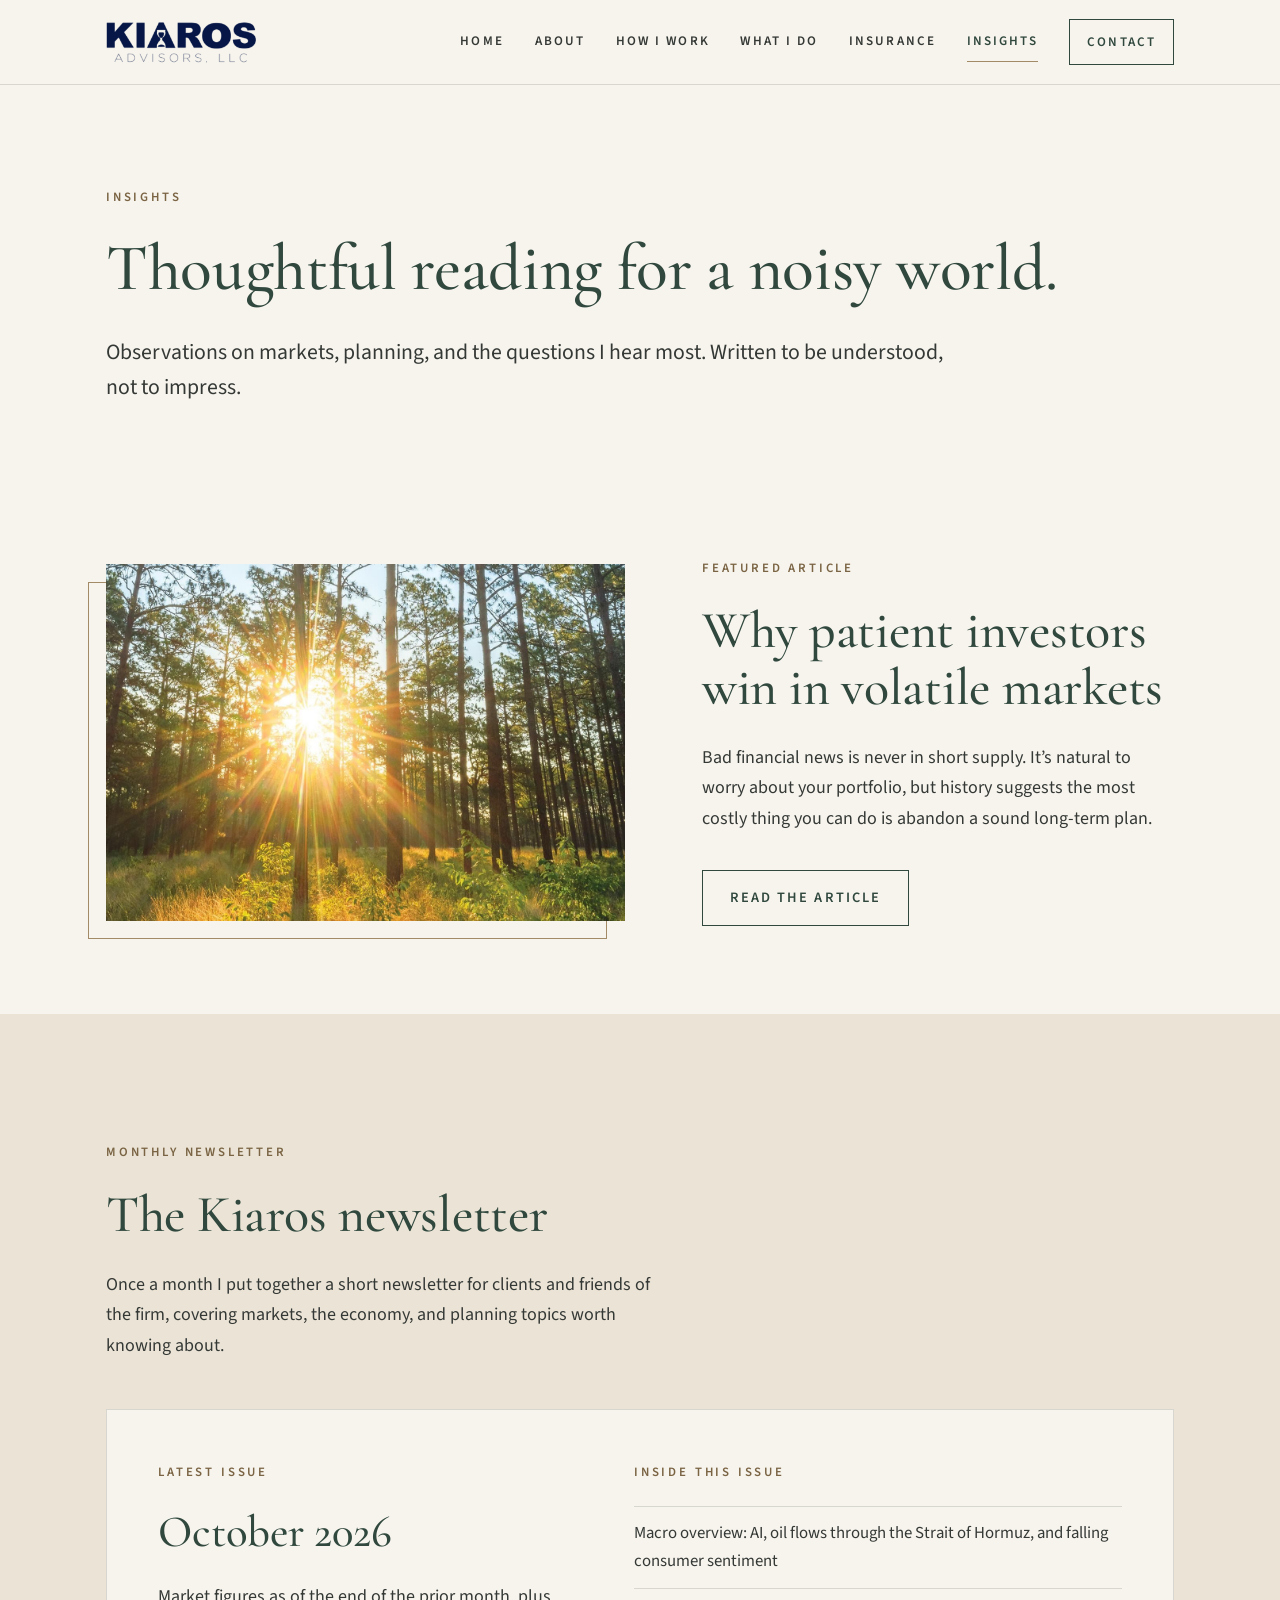
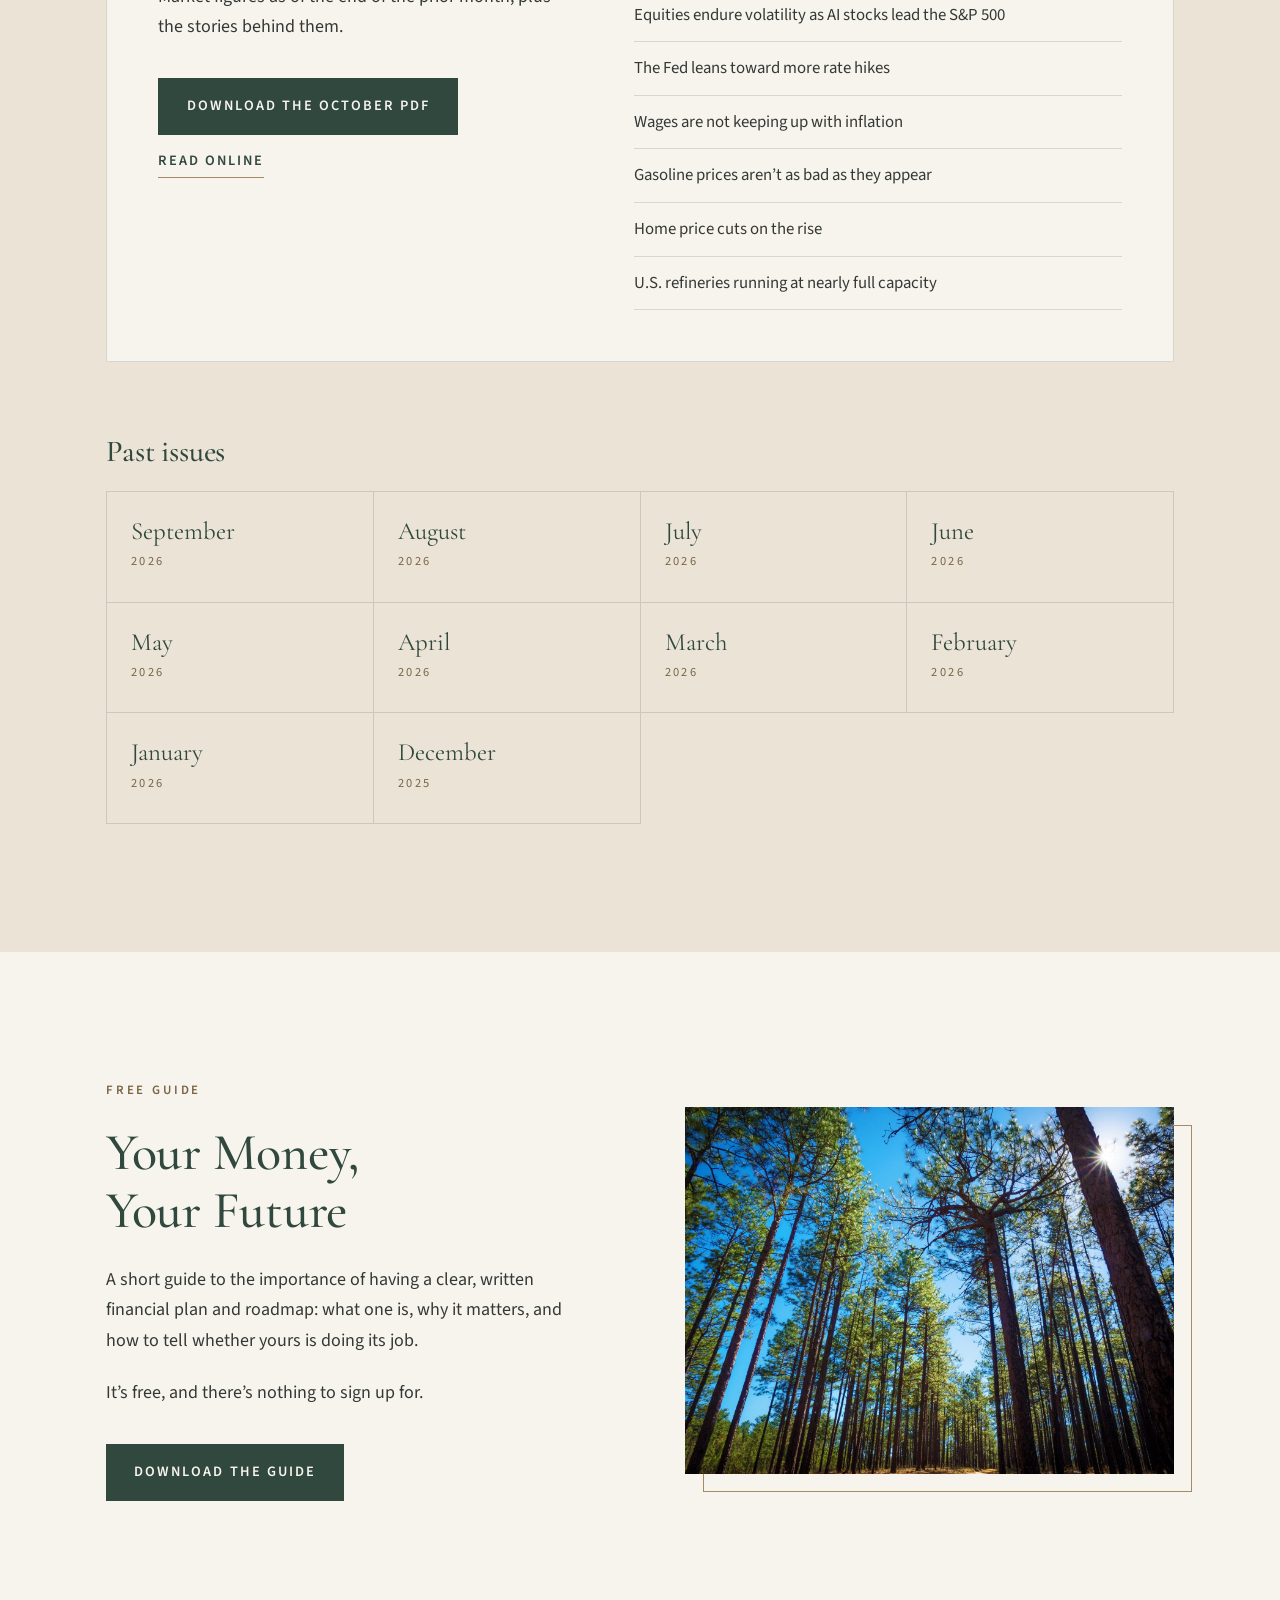
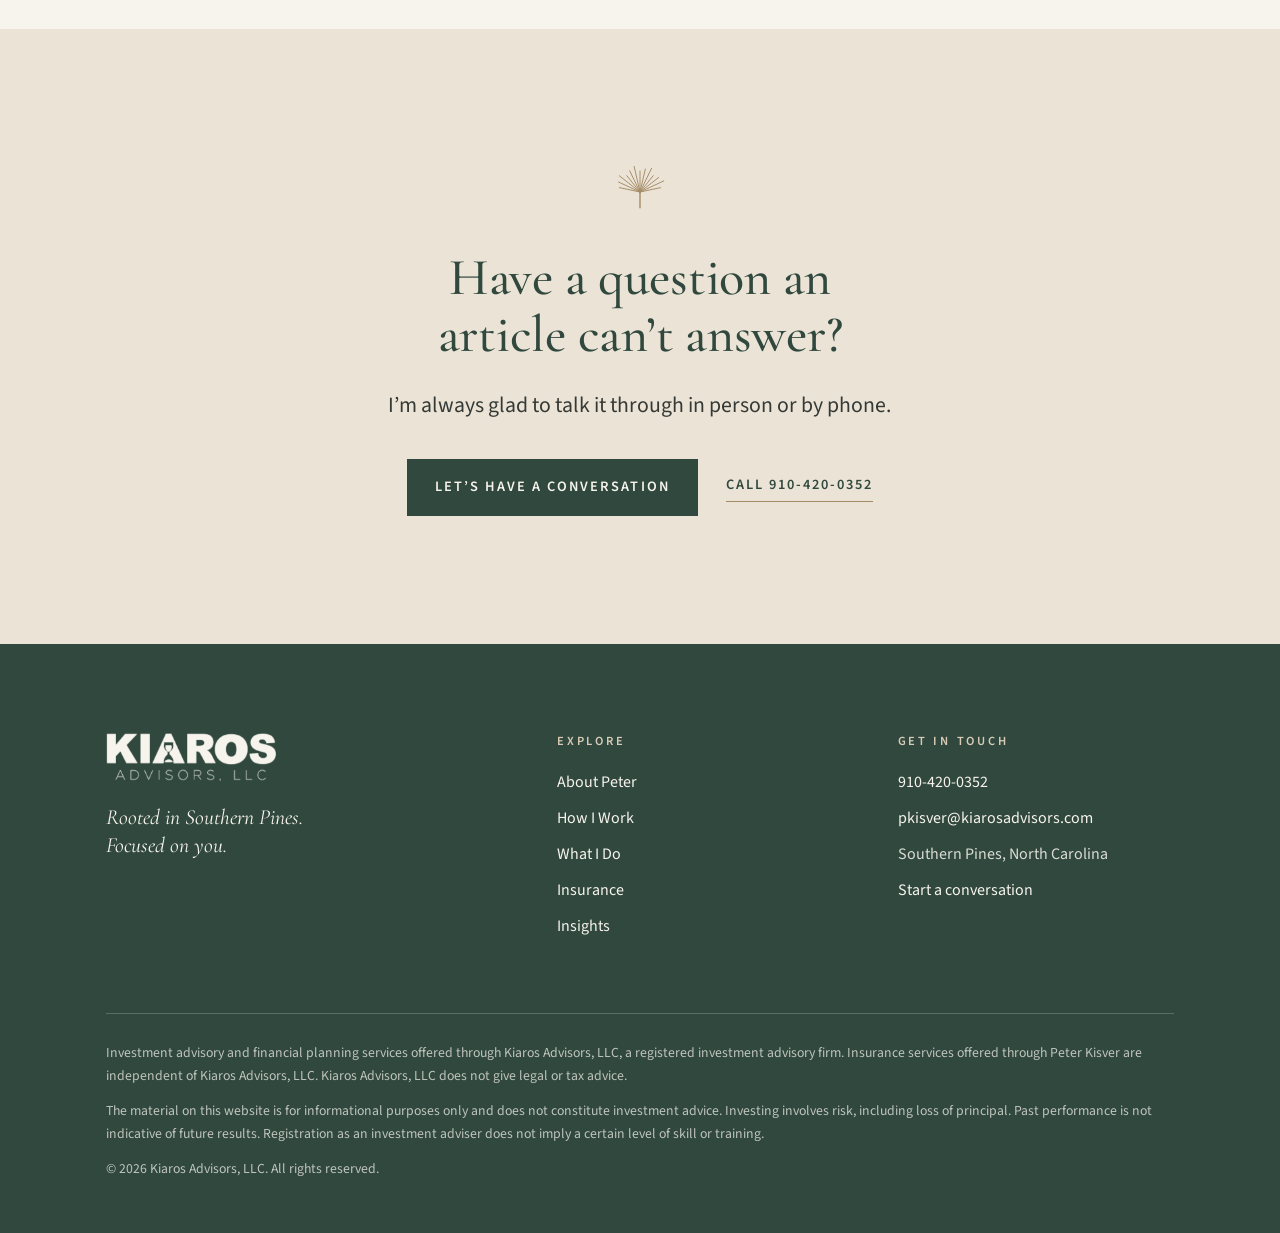
<file: insights.html>
<!doctype html>
<html lang="en">
<head>
  <meta charset="utf-8">
  <meta name="viewport" content="width=device-width, initial-scale=1">
  <title>Insights | Kiaros Advisors, Southern Pines NC</title>
  <meta name="description" content="Articles, a monthly newsletter, and a free financial planning guide from Peter Kisver of Kiaros Advisors in Southern Pines, North Carolina.">
  <link rel="canonical" href="https://investinginthepines.com/insights">
  <meta property="og:type" content="website">
  <meta property="og:site_name" content="Kiaros Advisors">
  <meta property="og:title" content="Insights | Kiaros Advisors, Southern Pines NC">
  <meta property="og:description" content="Articles, a monthly newsletter, and a free financial planning guide from Peter Kisver of Kiaros Advisors in Southern Pines, North Carolina.">
  <meta property="og:url" content="https://investinginthepines.com/insights">
  <meta property="og:image" content="https://investinginthepines.com/assets/img/share.jpg">
  <meta name="twitter:card" content="summary_large_image">
  <meta name="theme-color" content="#30483e">
  <link rel="icon" href="favicon.svg" type="image/svg+xml">
  <link rel="preconnect" href="https://fonts.googleapis.com">
  <link rel="preconnect" href="https://fonts.gstatic.com" crossorigin>
  <link href="https://fonts.googleapis.com/css2?family=Cormorant+Garamond:ital,wght@0,400;0,500;0,600;1,400;1,500&family=Source+Sans+3:wght@400;600&display=swap" rel="stylesheet">
  <link rel="stylesheet" href="assets/css/site.css?v=d017753aae">
</head>
<body>
  <a class="skip" href="#main">Skip to content</a>

  <header class="site-header">
    <div class="wrap">
      <a class="brand" href="index.html" aria-label="Kiaros Advisors, home">
        <img src="assets/img/kiaros-logo.png" alt="Kiaros Advisors, LLC" width="504" height="144">
      </a>
      <button class="nav-toggle" type="button" aria-expanded="false" aria-controls="site-nav">Menu</button>
      <nav class="nav" id="site-nav" aria-label="Main">
        <a href="index.html">Home</a>
        <a href="about.html">About</a>
        <a href="how-i-work.html">How I Work</a>
        <a href="what-i-do.html">What I Do</a>
        <a href="insurance.html">Insurance</a>
        <a href="insights.html" aria-current="page">Insights</a>
        <a class="nav-cta" href="contact.html">Contact</a>
      </nav>
    </div>
  </header>

  <main id="main">

    <section class="page-head">
      <div class="wrap">
        <span class="eyebrow">Insights</span>
        <h1>Thoughtful reading for a noisy world.</h1>
        <p class="lede">Observations on markets, planning, and the questions I hear most. Written to be understood, not to impress.</p>
      </div>
    </section>

    <section class="section section--tight">
      <div class="wrap feature">
        <figure class="frame frame--left">
          <a href="patient-investors.html"><img src="assets/img/longleaf-sunset.jpg" alt="Evening sun through a stand of longleaf pines" width="1920" height="900"></a>
        </figure>
        <div>
          <span class="eyebrow">Featured article</span>
          <h2>Why patient investors win in volatile markets</h2>
          <p>Bad financial news is never in short supply. It&rsquo;s natural to worry about your portfolio, but history suggests the most costly thing you can do is abandon a sound long-term plan.</p>
          <div class="actions">
            <a class="btn btn--ghost" href="patient-investors.html">Read the article</a>
          </div>
        </div>
      </div>
    </section>

    <section class="section section--sand" id="newsletter">
      <div class="wrap">
        <div class="narrow">
          <span class="eyebrow">Monthly newsletter</span>
          <h2>The Kiaros newsletter</h2>
          <p>Once a month I put together a short newsletter for clients and friends of the firm, covering markets, the economy, and planning topics worth knowing about.</p>
        </div>
        <div class="latest">
          <div>
            <span class="eyebrow">Latest issue</span>
            <h3>October 2026</h3>
            <p>Market figures as of the end of the prior month, plus the stories behind them.</p>
            <div class="actions">
              <a class="btn" href="assets/newsletters/kiaros-newsletter-2026-10.pdf" download>Download the October PDF</a>
              <a class="textlink" href="assets/newsletters/kiaros-newsletter-2026-10.pdf" target="_blank" rel="noopener">Read online</a>
            </div>
          </div>
          <div>
            <span class="eyebrow">Inside this issue</span>
            <ul class="topics">
              <li>Macro overview: AI, oil flows through the Strait of Hormuz, and falling consumer sentiment</li>
              <li>Equities endure volatility as AI stocks lead the S&amp;P 500</li>
              <li>The Fed leans toward more rate hikes</li>
              <li>Wages are not keeping up with inflation</li>
              <li>Gasoline prices aren&rsquo;t as bad as they appear</li>
              <li>Home price cuts on the rise</li>
              <li>U.S. refineries running at nearly full capacity</li>
            </ul>
          </div>
        </div>
        <h3 class="archive-title">Past issues</h3>
        <ul class="archive">
          <li><a href="assets/newsletters/kiaros-newsletter-2026-09.pdf" target="_blank" rel="noopener"><span class="month">September</span><span class="year">2026</span></a></li>
          <li><a href="assets/newsletters/kiaros-newsletter-2026-08.pdf" target="_blank" rel="noopener"><span class="month">August</span><span class="year">2026</span></a></li>
          <li><a href="assets/newsletters/kiaros-newsletter-2026-07.pdf" target="_blank" rel="noopener"><span class="month">July</span><span class="year">2026</span></a></li>
          <li><a href="https://drive.google.com/file/d/1dM-2vEOiWAUmp31BIep92Wud2FOQgtNR/view" target="_blank" rel="noopener"><span class="month">June</span><span class="year">2026</span></a></li>
          <li><a href="https://drive.google.com/file/d/18XA23ScKNi4lKDaSz53EMsSrQDuj09xn/view" target="_blank" rel="noopener"><span class="month">May</span><span class="year">2026</span></a></li>
          <li><a href="https://drive.google.com/file/d/1U9uDRAa6gT2-Ywnb4pX_ijWljIbAElX1/view" target="_blank" rel="noopener"><span class="month">April</span><span class="year">2026</span></a></li>
          <li><a href="https://drive.google.com/file/d/1XE9rpfjANcou44BVkCDN8SrV8WkAedCd/view" target="_blank" rel="noopener"><span class="month">March</span><span class="year">2026</span></a></li>
          <li><a href="https://drive.google.com/file/d/1qXccyN_SER77UrrV0tkKJj7YAYfzxOWc/view" target="_blank" rel="noopener"><span class="month">February</span><span class="year">2026</span></a></li>
          <li><a href="https://drive.google.com/file/d/15snPkUtmXvUTRD81uTRU8H0H7oS8jEtE/view" target="_blank" rel="noopener"><span class="month">January</span><span class="year">2026</span></a></li>
          <li><a href="https://drive.google.com/file/d/1lS2N9DCqWl3LvzQUrBZSxgz_QgZVhQ_H/view" target="_blank" rel="noopener"><span class="month">December</span><span class="year">2025</span></a></li>
        </ul>
      </div>
    </section>

    <section class="section">
      <div class="wrap split">
        <div>
          <span class="eyebrow">Free guide</span>
          <h2>Your Money, Your Future</h2>
          <p>A short guide to the importance of having a clear, written financial plan and roadmap: what one is, why it matters, and how to tell whether yours is doing its job.</p>
          <p>It&rsquo;s free, and there&rsquo;s nothing to sign up for.</p>
          <div class="actions">
            <a class="btn" href="assets/guide/Your-Money-Your-Future.pdf" target="_blank" rel="noopener">Download the Guide</a>
          </div>
        </div>
        <figure class="frame">
          <img src="assets/img/longleaf-canopy.jpg" alt="Looking up through tall longleaf pines to a blue sky" width="1600" height="1200" loading="lazy">
        </figure>
      </div>
    </section>

    <section class="section closing">
      <div class="wrap center">
        <svg class="sprig" viewBox="0 0 64 64" fill="none" stroke="currentColor" stroke-width="1.1" stroke-linecap="round" aria-hidden="true"><path d="M32 40L8.5 35.0"/><path d="M32 40L7.5 28.6"/><path d="M32 40L8.4 21.5"/><path d="M32 40L16.9 21.3"/><path d="M32 40L20.2 15.7"/><path d="M32 40L25.3 10.8"/><path d="M32 40L32.0 16.0"/><path d="M32 40L38.1 13.7"/><path d="M32 40L45.2 13.0"/><path d="M32 40L47.1 21.3"/><path d="M32 40L53.3 23.4"/><path d="M32 40L59.2 27.3"/><path d="M32 40L55.5 35.0"/><path d="M32 40v18" stroke-width="1.6"/></svg>
        <h2>Have a question an article can&rsquo;t answer?</h2>
        <p class="lede">I&rsquo;m always glad to talk it through in person or by phone.</p>
        <div class="actions">
          <a class="btn" href="contact.html">Let&rsquo;s Have a Conversation</a>
          <a class="textlink" href="tel:+19104200352">Call 910-420-0352</a>
        </div>
      </div>
    </section>
  </main>

  <footer class="site-footer">
    <div class="wrap">
      <div class="footer-grid">
        <div>
          <img src="assets/img/kiaros-logo-ivory.png" alt="Kiaros Advisors, LLC" width="504" height="144" loading="lazy">
          <p class="footer-tag">Rooted in Southern Pines.<br>Focused on you.</p>
        </div>
        <div>
          <h2>Explore</h2>
          <ul>
            <li><a href="about.html">About Peter</a></li>
            <li><a href="how-i-work.html">How I Work</a></li>
            <li><a href="what-i-do.html">What I Do</a></li>
            <li><a href="insurance.html">Insurance</a></li>
            <li><a href="insights.html">Insights</a></li>
          </ul>
        </div>
        <div>
          <h2>Get in touch</h2>
          <ul>
            <li><a href="tel:+19104200352">910-420-0352</a></li>
            <li><a href="mailto:pkisver@kiarosadvisors.com">pkisver@kiarosadvisors.com</a></li>
            <li>Southern Pines, North Carolina</li>
            <li><a href="contact.html">Start a conversation</a></li>
          </ul>
        </div>
      </div>
      <div class="legal">
        <p>Investment advisory and financial planning services offered through Kiaros Advisors, LLC, a registered investment advisory firm. Insurance services offered through Peter Kisver are independent of Kiaros Advisors, LLC. Kiaros Advisors, LLC does not give legal or tax advice.</p>
        <p>The material on this website is for informational purposes only and does not constitute investment advice. Investing involves risk, including loss of principal. Past performance is not indicative of future results. Registration as an investment adviser does not imply a certain level of skill or training.</p>
        <p>&copy; 2026 Kiaros Advisors, LLC. All rights reserved.</p>
      </div>
    </div>
  </footer>

  <script src="assets/js/site.js?v=4c30f6dec3" defer></script>
</body>
</html>
</file>
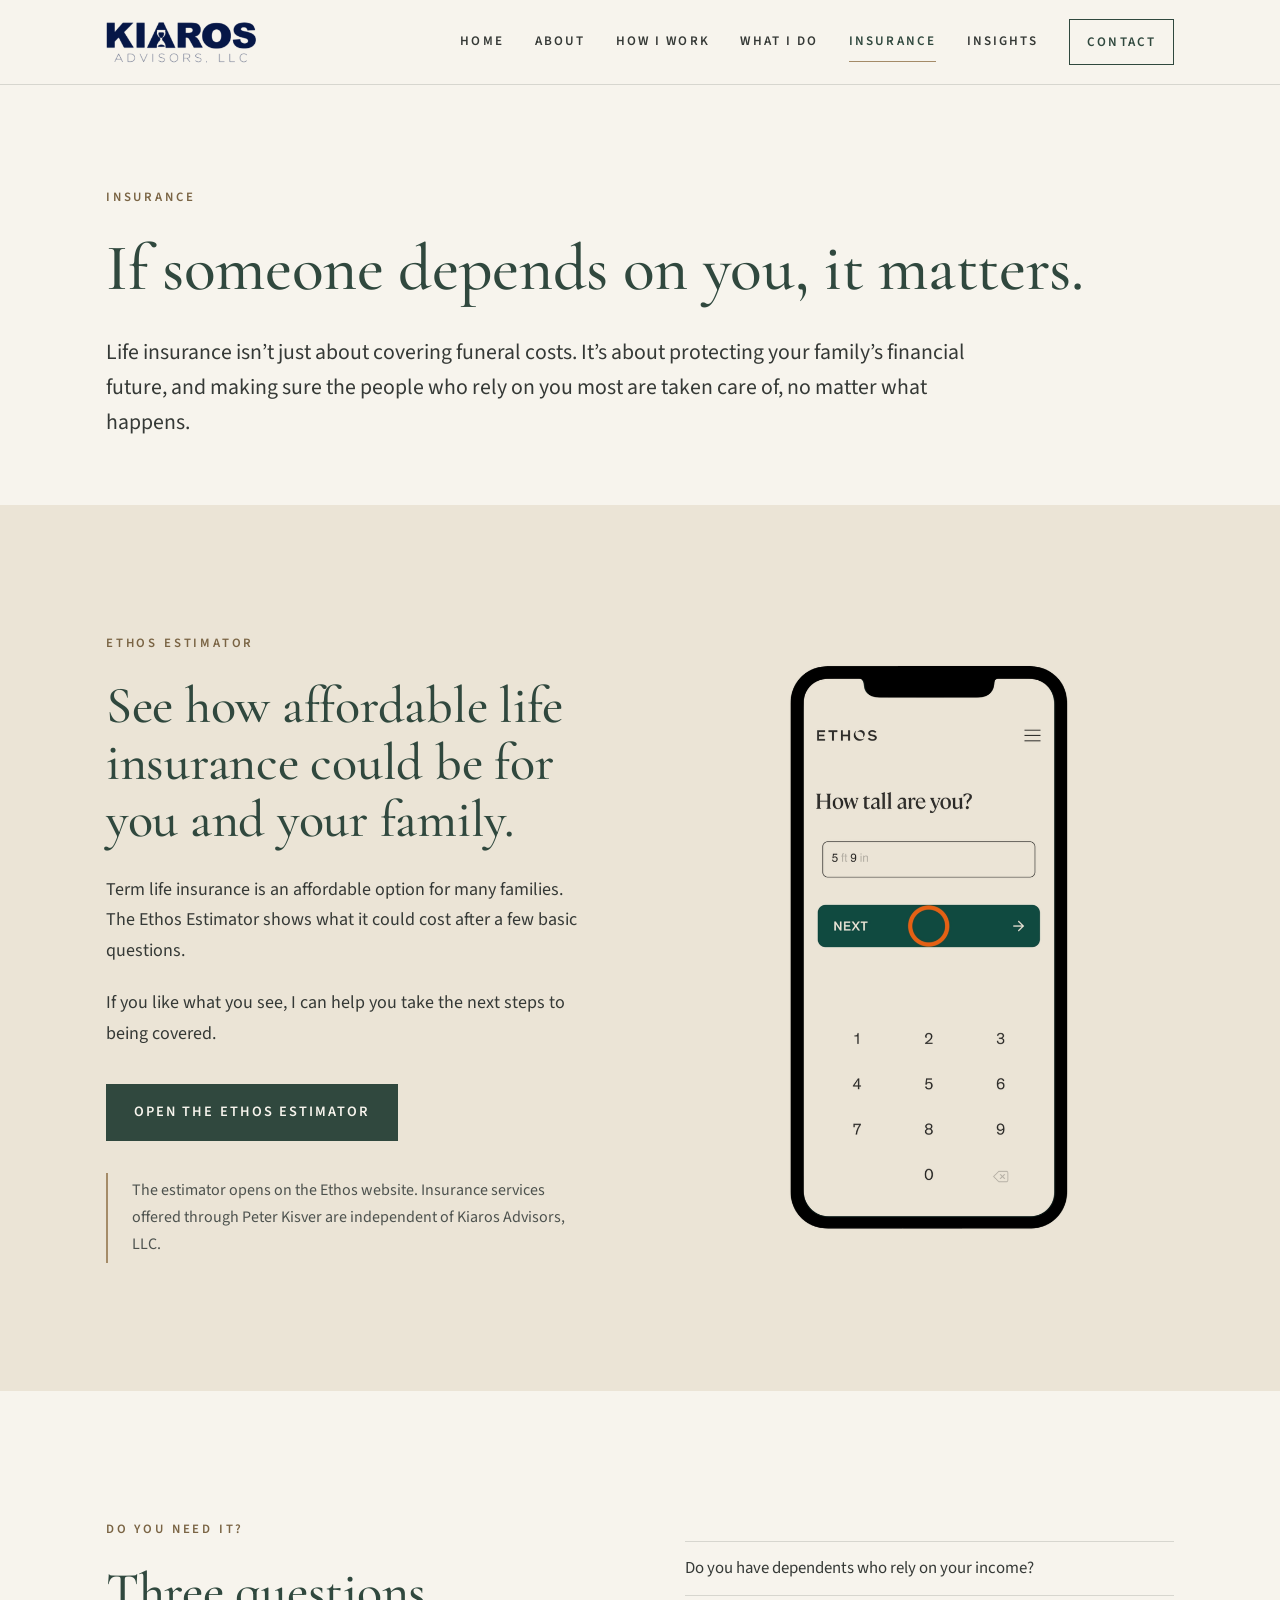
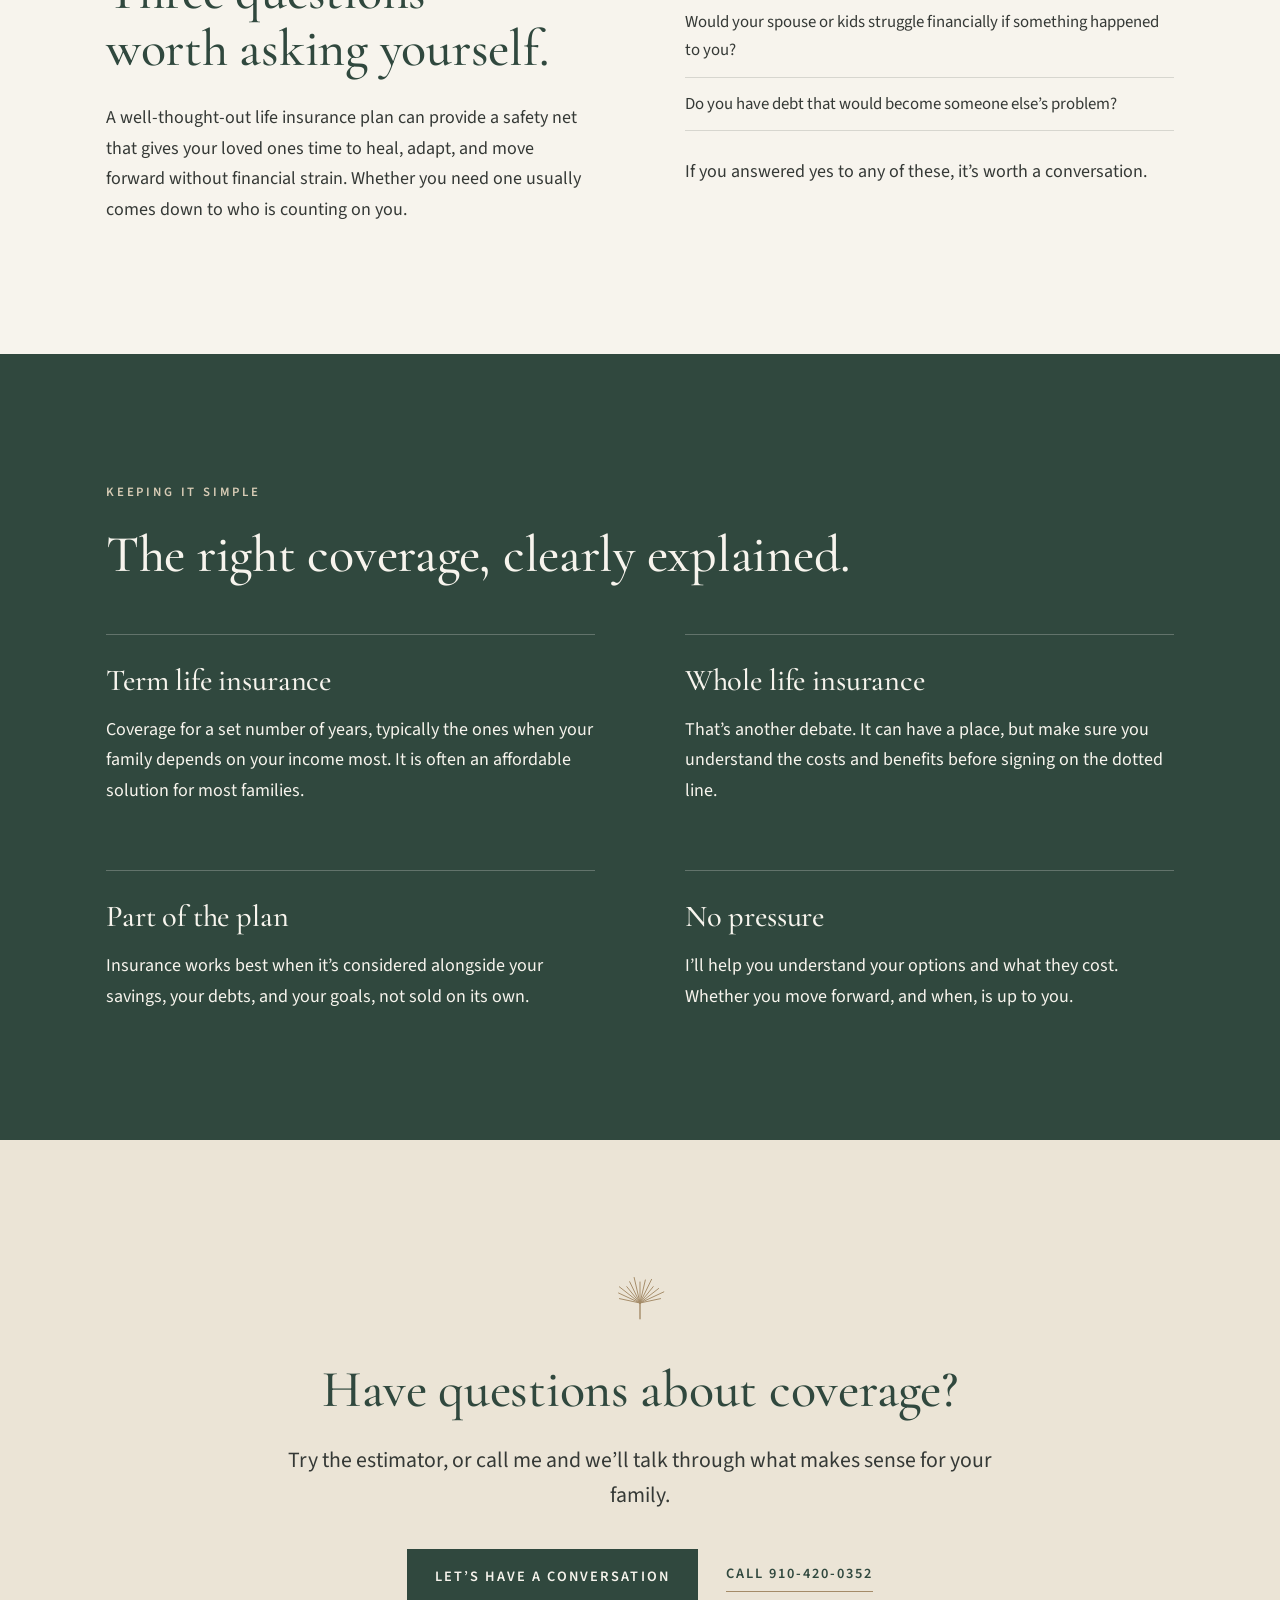
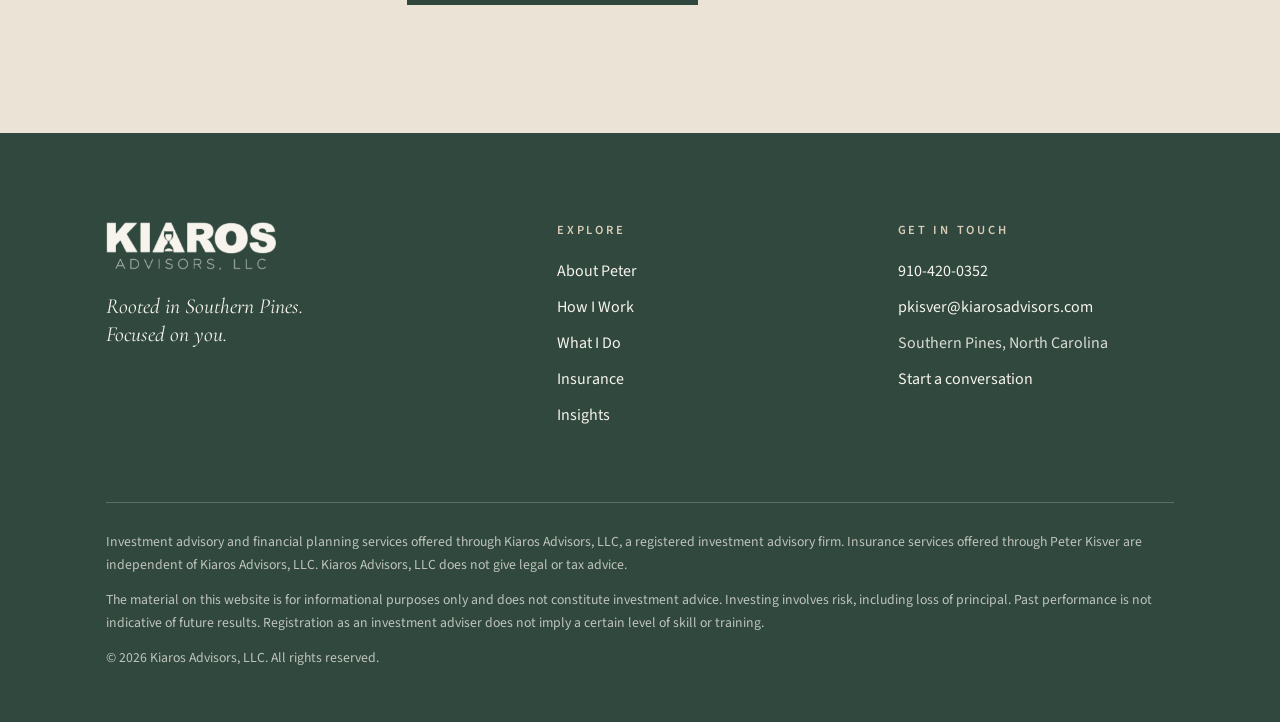
<file: insurance.html>
<!doctype html>
<html lang="en">
<head>
  <meta charset="utf-8">
  <meta name="viewport" content="width=device-width, initial-scale=1">
  <title>Life Insurance | Kiaros Advisors, Southern Pines NC</title>
  <meta name="description" content="Life insurance protects the people who depend on you. See what term coverage could cost with the Ethos Estimator, then talk it through with Peter Kisver in Southern Pines, NC.">
  <link rel="canonical" href="https://investinginthepines.com/insurance">
  <meta property="og:type" content="website">
  <meta property="og:site_name" content="Kiaros Advisors">
  <meta property="og:title" content="Life Insurance | Kiaros Advisors, Southern Pines NC">
  <meta property="og:description" content="Life insurance protects the people who depend on you. See what term coverage could cost with the Ethos Estimator, then talk it through with Peter Kisver in Southern Pines, NC.">
  <meta property="og:url" content="https://investinginthepines.com/insurance">
  <meta property="og:image" content="https://investinginthepines.com/assets/img/share.jpg">
  <meta name="twitter:card" content="summary_large_image">
  <meta name="theme-color" content="#30483e">
  <link rel="icon" href="favicon.svg" type="image/svg+xml">
  <link rel="preconnect" href="https://fonts.googleapis.com">
  <link rel="preconnect" href="https://fonts.gstatic.com" crossorigin>
  <link href="https://fonts.googleapis.com/css2?family=Cormorant+Garamond:ital,wght@0,400;0,500;0,600;1,400;1,500&family=Source+Sans+3:wght@400;600&display=swap" rel="stylesheet">
  <link rel="stylesheet" href="assets/css/site.css?v=d017753aae">
</head>
<body>
  <a class="skip" href="#main">Skip to content</a>

  <header class="site-header">
    <div class="wrap">
      <a class="brand" href="index.html" aria-label="Kiaros Advisors, home">
        <img src="assets/img/kiaros-logo.png" alt="Kiaros Advisors, LLC" width="504" height="144">
      </a>
      <button class="nav-toggle" type="button" aria-expanded="false" aria-controls="site-nav">Menu</button>
      <nav class="nav" id="site-nav" aria-label="Main">
        <a href="index.html">Home</a>
        <a href="about.html">About</a>
        <a href="how-i-work.html">How I Work</a>
        <a href="what-i-do.html">What I Do</a>
        <a href="insurance.html" aria-current="page">Insurance</a>
        <a href="insights.html">Insights</a>
        <a class="nav-cta" href="contact.html">Contact</a>
      </nav>
    </div>
  </header>

  <main id="main">

    <section class="page-head">
      <div class="wrap">
        <span class="eyebrow">Insurance</span>
        <h1>If someone depends on you, it matters.</h1>
        <p class="lede">Life insurance isn&rsquo;t just about covering funeral costs. It&rsquo;s about protecting your family&rsquo;s financial future, and making sure the people who rely on you most are taken care of, no matter what happens.</p>
      </div>
    </section>

    <section class="section section--sand" id="ethos">
      <div class="wrap split">
        <div>
          <span class="eyebrow">Ethos Estimator</span>
          <h2>See how affordable life insurance could be for you and your family.</h2>
          <p>Term life insurance is an affordable option for many families. The Ethos Estimator shows what it could cost after a few basic questions.</p>
          <p>If you like what you see, I can help you take the next steps to being covered.</p>
          <div class="actions">
            <a class="btn" href="https://agents.ethoslife.com/invite/bfaa5" target="_blank" rel="noopener">Open the Ethos Estimator</a>
          </div>
          <p class="note">The estimator opens on the Ethos website. Insurance services offered through Peter Kisver are independent of Kiaros Advisors, LLC.</p>
        </div>
        <a class="phone" href="https://agents.ethoslife.com/invite/bfaa5" target="_blank" rel="noopener" aria-label="Open the Ethos Estimator">
          <img src="assets/img/ethos-estimator.png" alt="The Ethos Estimator on a phone, asking a simple question about height" width="520" height="1057" loading="lazy">
        </a>
      </div>
    </section>

    <section class="section">
      <div class="wrap split split--top">
        <div>
          <span class="eyebrow">Do you need it?</span>
          <h2>Three questions worth asking yourself.</h2>
          <p>A well-thought-out life insurance plan can provide a safety net that gives your loved ones time to heal, adapt, and move forward without financial strain. Whether you need one usually comes down to who is counting on you.</p>
        </div>
        <div>
          <ul class="topics">
            <li>Do you have dependents who rely on your income?</li>
            <li>Would your spouse or kids struggle financially if something happened to you?</li>
            <li>Do you have debt that would become someone else&rsquo;s problem?</li>
          </ul>
          <p style="margin-top:1.6rem">If you answered yes to any of these, it&rsquo;s worth a conversation.</p>
        </div>
      </div>
    </section>

    <section class="section section--pine">
      <div class="wrap">
        <div class="narrow">
          <span class="eyebrow">Keeping it simple</span>
          <h2>The right coverage, clearly explained.</h2>
        </div>
        <div class="pairs">
          <div>
            <h3>Term life insurance</h3>
            <p>Coverage for a set number of years, typically the ones when your family depends on your income most. It is often an affordable solution for most families.</p>
          </div>
          <div>
            <h3>Whole life insurance</h3>
            <p>That&rsquo;s another debate. It can have a place, but make sure you understand the costs and benefits before signing on the dotted line.</p>
          </div>
          <div>
            <h3>Part of the plan</h3>
            <p>Insurance works best when it&rsquo;s considered alongside your savings, your debts, and your goals, not sold on its own.</p>
          </div>
          <div>
            <h3>No pressure</h3>
            <p>I&rsquo;ll help you understand your options and what they cost. Whether you move forward, and when, is up to you.</p>
          </div>
        </div>
      </div>
    </section>

    <section class="section closing">
      <div class="wrap center">
        <svg class="sprig" viewBox="0 0 64 64" fill="none" stroke="currentColor" stroke-width="1.1" stroke-linecap="round" aria-hidden="true"><path d="M32 40L8.5 35.0"/><path d="M32 40L7.5 28.6"/><path d="M32 40L8.4 21.5"/><path d="M32 40L16.9 21.3"/><path d="M32 40L20.2 15.7"/><path d="M32 40L25.3 10.8"/><path d="M32 40L32.0 16.0"/><path d="M32 40L38.1 13.7"/><path d="M32 40L45.2 13.0"/><path d="M32 40L47.1 21.3"/><path d="M32 40L53.3 23.4"/><path d="M32 40L59.2 27.3"/><path d="M32 40L55.5 35.0"/><path d="M32 40v18" stroke-width="1.6"/></svg>
        <h2>Have questions about coverage?</h2>
        <p class="lede">Try the estimator, or call me and we&rsquo;ll talk through what makes sense for your family.</p>
        <div class="actions">
          <a class="btn" href="contact.html">Let&rsquo;s Have a Conversation</a>
          <a class="textlink" href="tel:+19104200352">Call 910-420-0352</a>
        </div>
      </div>
    </section>
  </main>

  <footer class="site-footer">
    <div class="wrap">
      <div class="footer-grid">
        <div>
          <img src="assets/img/kiaros-logo-ivory.png" alt="Kiaros Advisors, LLC" width="504" height="144" loading="lazy">
          <p class="footer-tag">Rooted in Southern Pines.<br>Focused on you.</p>
        </div>
        <div>
          <h2>Explore</h2>
          <ul>
            <li><a href="about.html">About Peter</a></li>
            <li><a href="how-i-work.html">How I Work</a></li>
            <li><a href="what-i-do.html">What I Do</a></li>
            <li><a href="insurance.html">Insurance</a></li>
            <li><a href="insights.html">Insights</a></li>
          </ul>
        </div>
        <div>
          <h2>Get in touch</h2>
          <ul>
            <li><a href="tel:+19104200352">910-420-0352</a></li>
            <li><a href="mailto:pkisver@kiarosadvisors.com">pkisver@kiarosadvisors.com</a></li>
            <li>Southern Pines, North Carolina</li>
            <li><a href="contact.html">Start a conversation</a></li>
          </ul>
        </div>
      </div>
      <div class="legal">
        <p>Investment advisory and financial planning services offered through Kiaros Advisors, LLC, a registered investment advisory firm. Insurance services offered through Peter Kisver are independent of Kiaros Advisors, LLC. Kiaros Advisors, LLC does not give legal or tax advice.</p>
        <p>The material on this website is for informational purposes only and does not constitute investment advice. Investing involves risk, including loss of principal. Past performance is not indicative of future results. Registration as an investment adviser does not imply a certain level of skill or training.</p>
        <p>&copy; 2026 Kiaros Advisors, LLC. All rights reserved.</p>
      </div>
    </div>
  </footer>

  <script src="assets/js/site.js?v=4c30f6dec3" defer></script>
</body>
</html>
</file>
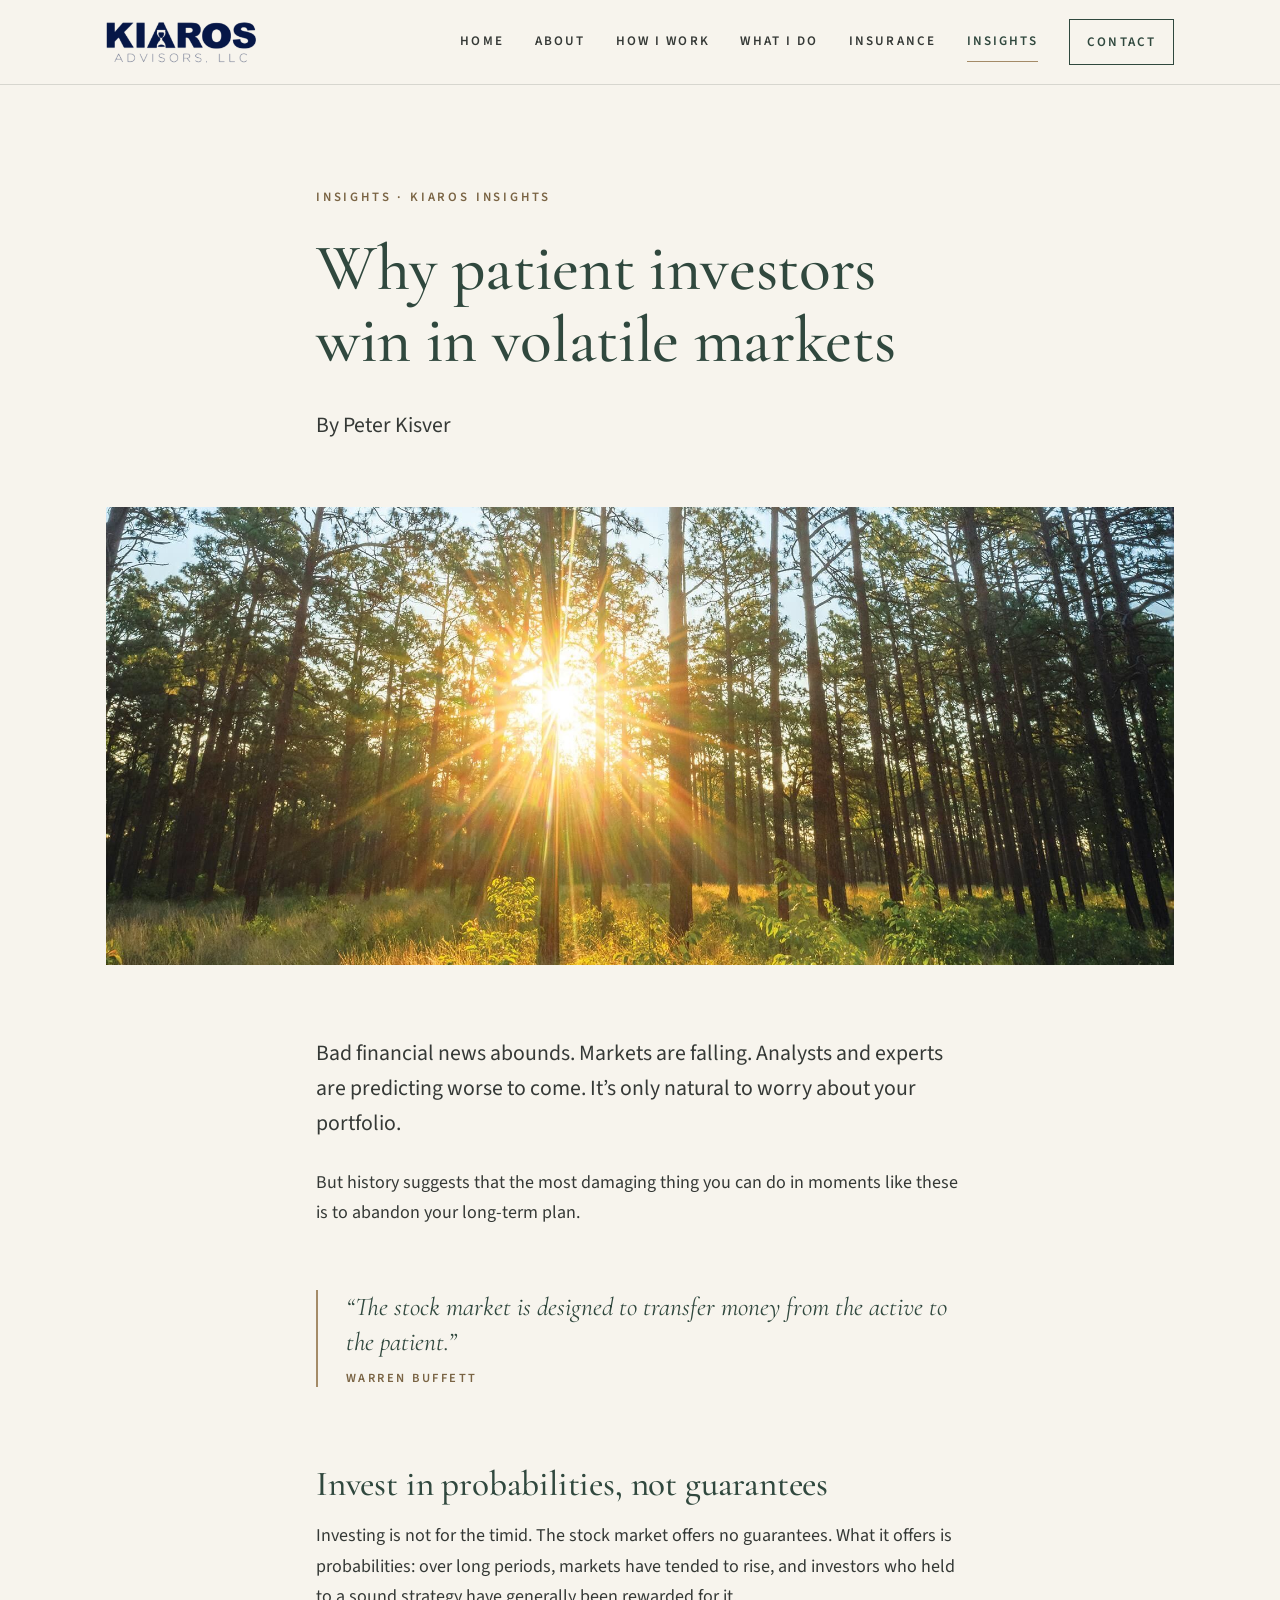
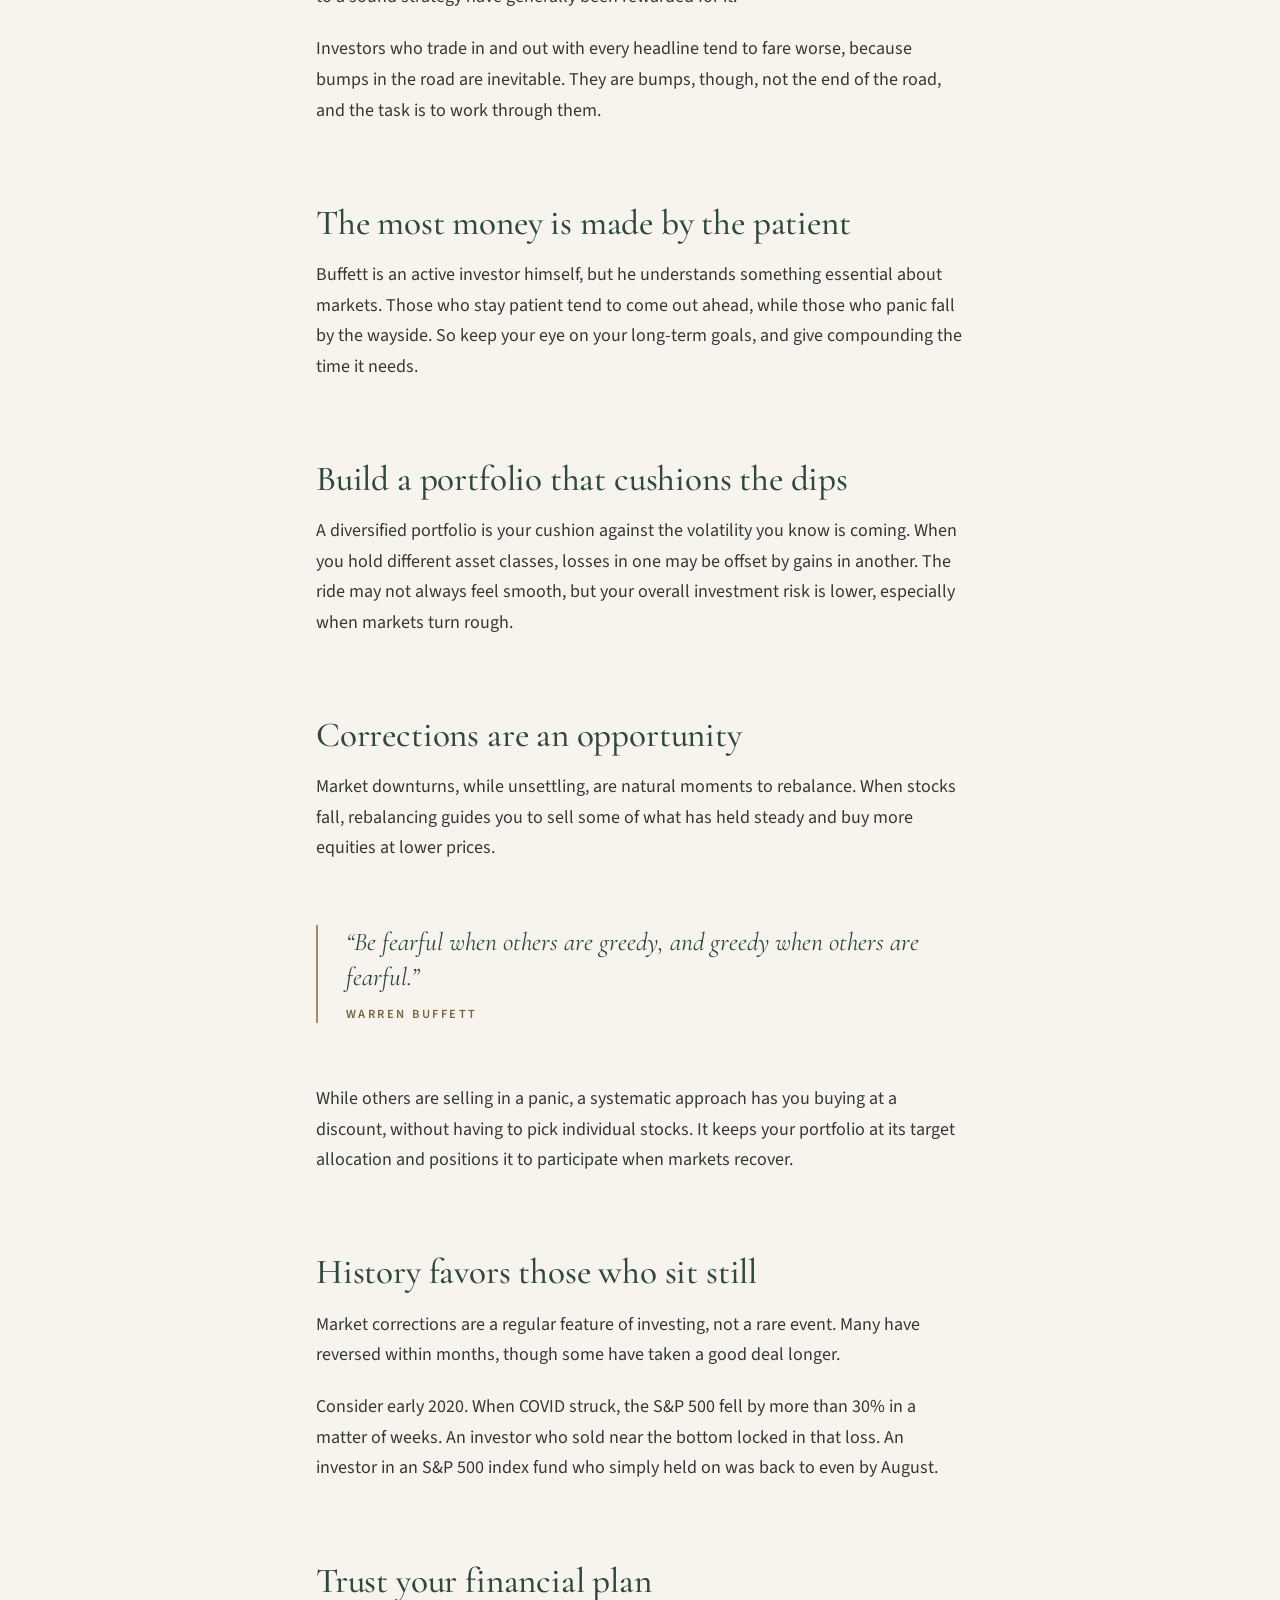
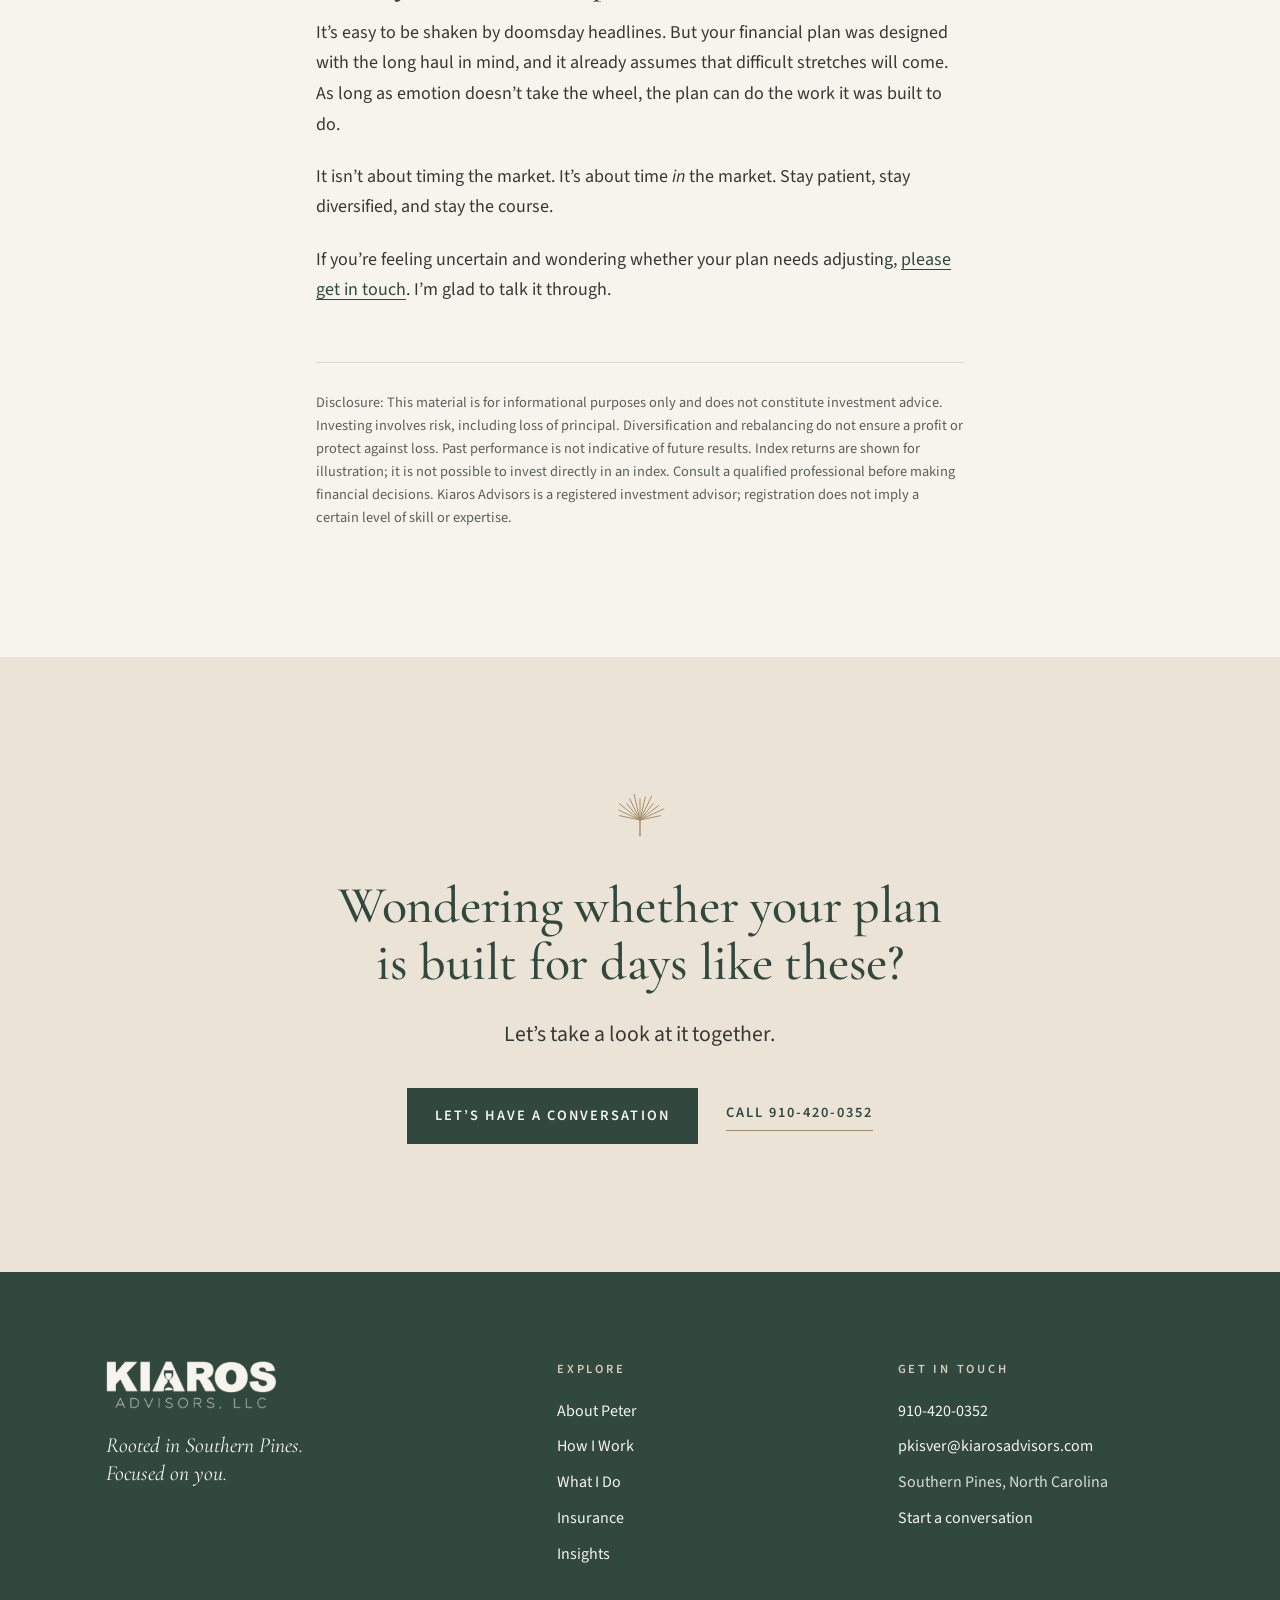
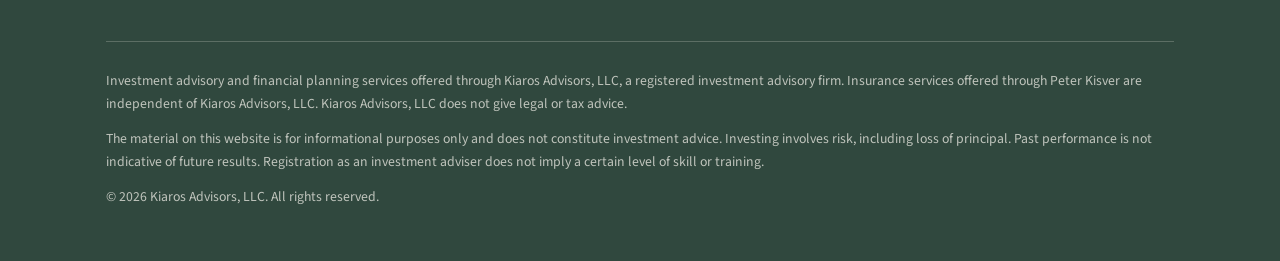
<file: patient-investors.html>
<!doctype html>
<html lang="en">
<head>
  <meta charset="utf-8">
  <meta name="viewport" content="width=device-width, initial-scale=1">
  <title>Why Patient Investors Win in Volatile Markets | Kiaros Advisors</title>
  <meta name="description" content="When markets fall and headlines turn grim, history suggests the best response is usually to stay with your long-term plan. Peter Kisver explains why.">
  <link rel="canonical" href="https://investinginthepines.com/patient-investors">
  <meta property="og:type" content="website">
  <meta property="og:site_name" content="Kiaros Advisors">
  <meta property="og:title" content="Why Patient Investors Win in Volatile Markets | Kiaros Advisors">
  <meta property="og:description" content="When markets fall and headlines turn grim, history suggests the best response is usually to stay with your long-term plan. Peter Kisver explains why.">
  <meta property="og:url" content="https://investinginthepines.com/patient-investors">
  <meta property="og:image" content="https://investinginthepines.com/assets/img/longleaf-sunset.jpg">
  <meta name="twitter:card" content="summary_large_image">
  <meta name="theme-color" content="#30483e">
  <link rel="icon" href="favicon.svg" type="image/svg+xml">
  <link rel="preconnect" href="https://fonts.googleapis.com">
  <link rel="preconnect" href="https://fonts.gstatic.com" crossorigin>
  <link href="https://fonts.googleapis.com/css2?family=Cormorant+Garamond:ital,wght@0,400;0,500;0,600;1,400;1,500&family=Source+Sans+3:wght@400;600&display=swap" rel="stylesheet">
  <link rel="stylesheet" href="assets/css/site.css?v=d017753aae">
</head>
<body>
  <a class="skip" href="#main">Skip to content</a>

  <header class="site-header">
    <div class="wrap">
      <a class="brand" href="index.html" aria-label="Kiaros Advisors, home">
        <img src="assets/img/kiaros-logo.png" alt="Kiaros Advisors, LLC" width="504" height="144">
      </a>
      <button class="nav-toggle" type="button" aria-expanded="false" aria-controls="site-nav">Menu</button>
      <nav class="nav" id="site-nav" aria-label="Main">
        <a href="index.html">Home</a>
        <a href="about.html">About</a>
        <a href="how-i-work.html">How I Work</a>
        <a href="what-i-do.html">What I Do</a>
        <a href="insurance.html">Insurance</a>
        <a href="insights.html" aria-current="page">Insights</a>
        <a class="nav-cta" href="contact.html">Contact</a>
      </nav>
    </div>
  </header>

  <main id="main">

    <article class="article">
      <header class="page-head">
        <div class="wrap narrow">
          <span class="eyebrow"><a href="insights.html" style="color:inherit;text-decoration:none">Insights</a> &middot; Kiaros Insights</span>
          <h1>Why patient investors win in volatile markets</h1>
          <p class="lede">By Peter Kisver</p>
        </div>
      </header>

      <div class="wrap">
        <figure class="article-hero">
          <img src="assets/img/longleaf-sunset.jpg" alt="Evening sun through a stand of longleaf pines" width="1920" height="900">
        </figure>
      </div>

      <div class="wrap narrow">
        <p class="lede">Bad financial news abounds. Markets are falling. Analysts and experts are predicting worse to come. It&rsquo;s only natural to worry about your portfolio.</p>
        <p>But history suggests that the most damaging thing you can do in moments like these is to abandon your long-term plan.</p>

        <blockquote>
          &ldquo;The stock market is designed to transfer money from the active to the patient.&rdquo;
          <cite>Warren Buffett</cite>
        </blockquote>

        <h2>Invest in probabilities, not guarantees</h2>
        <p>Investing is not for the timid. The stock market offers no guarantees. What it offers is probabilities: over long periods, markets have tended to rise, and investors who held to a sound strategy have generally been rewarded for it.</p>
        <p>Investors who trade in and out with every headline tend to fare worse, because bumps in the road are inevitable. They are bumps, though, not the end of the road, and the task is to work through them.</p>

        <h2>The most money is made by the patient</h2>
        <p>Buffett is an active investor himself, but he understands something essential about markets. Those who stay patient tend to come out ahead, while those who panic fall by the wayside. So keep your eye on your long-term goals, and give compounding the time it needs.</p>

        <h2>Build a portfolio that cushions the dips</h2>
        <p>A diversified portfolio is your cushion against the volatility you know is coming. When you hold different asset classes, losses in one may be offset by gains in another. The ride may not always feel smooth, but your overall investment risk is lower, especially when markets turn rough.</p>

        <h2>Corrections are an opportunity</h2>
        <p>Market downturns, while unsettling, are natural moments to rebalance. When stocks fall, rebalancing guides you to sell some of what has held steady and buy more equities at lower prices.</p>

        <blockquote>
          &ldquo;Be fearful when others are greedy, and greedy when others are fearful.&rdquo;
          <cite>Warren Buffett</cite>
        </blockquote>

        <p>While others are selling in a panic, a systematic approach has you buying at a discount, without having to pick individual stocks. It keeps your portfolio at its target allocation and positions it to participate when markets recover.</p>

        <h2>History favors those who sit still</h2>
        <p>Market corrections are a regular feature of investing, not a rare event. Many have reversed within months, though some have taken a good deal longer.</p>
        <p>Consider early 2020. When COVID struck, the S&amp;P 500 fell by more than 30% in a matter of weeks. An investor who sold near the bottom locked in that loss. An investor in an S&amp;P 500 index fund who simply held on was back to even by August.</p>

        <h2>Trust your financial plan</h2>
        <p>It&rsquo;s easy to be shaken by doomsday headlines. But your financial plan was designed with the long haul in mind, and it already assumes that difficult stretches will come. As long as emotion doesn&rsquo;t take the wheel, the plan can do the work it was built to do.</p>
        <p>It isn&rsquo;t about timing the market. It&rsquo;s about time <em>in</em> the market. Stay patient, stay diversified, and stay the course.</p>
        <p>If you&rsquo;re feeling uncertain and wondering whether your plan needs adjusting, <a href="contact.html">please get in touch</a>. I&rsquo;m glad to talk it through.</p>

        <p class="fineprint">Disclosure: This material is for informational purposes only and does not constitute investment advice. Investing involves risk, including loss of principal. Diversification and rebalancing do not ensure a profit or protect against loss. Past performance is not indicative of future results. Index returns are shown for illustration; it is not possible to invest directly in an index. Consult a qualified professional before making financial decisions. Kiaros Advisors is a registered investment advisor; registration does not imply a certain level of skill or expertise.</p>
      </div>
    </article>

    <section class="section closing">
      <div class="wrap center">
        <svg class="sprig" viewBox="0 0 64 64" fill="none" stroke="currentColor" stroke-width="1.1" stroke-linecap="round" aria-hidden="true"><path d="M32 40L8.5 35.0"/><path d="M32 40L7.5 28.6"/><path d="M32 40L8.4 21.5"/><path d="M32 40L16.9 21.3"/><path d="M32 40L20.2 15.7"/><path d="M32 40L25.3 10.8"/><path d="M32 40L32.0 16.0"/><path d="M32 40L38.1 13.7"/><path d="M32 40L45.2 13.0"/><path d="M32 40L47.1 21.3"/><path d="M32 40L53.3 23.4"/><path d="M32 40L59.2 27.3"/><path d="M32 40L55.5 35.0"/><path d="M32 40v18" stroke-width="1.6"/></svg>
        <h2>Wondering whether your plan is built for days like these?</h2>
        <p class="lede">Let&rsquo;s take a look at it together.</p>
        <div class="actions">
          <a class="btn" href="contact.html">Let&rsquo;s Have a Conversation</a>
          <a class="textlink" href="tel:+19104200352">Call 910-420-0352</a>
        </div>
      </div>
    </section>
  </main>

  <footer class="site-footer">
    <div class="wrap">
      <div class="footer-grid">
        <div>
          <img src="assets/img/kiaros-logo-ivory.png" alt="Kiaros Advisors, LLC" width="504" height="144" loading="lazy">
          <p class="footer-tag">Rooted in Southern Pines.<br>Focused on you.</p>
        </div>
        <div>
          <h2>Explore</h2>
          <ul>
            <li><a href="about.html">About Peter</a></li>
            <li><a href="how-i-work.html">How I Work</a></li>
            <li><a href="what-i-do.html">What I Do</a></li>
            <li><a href="insurance.html">Insurance</a></li>
            <li><a href="insights.html">Insights</a></li>
          </ul>
        </div>
        <div>
          <h2>Get in touch</h2>
          <ul>
            <li><a href="tel:+19104200352">910-420-0352</a></li>
            <li><a href="mailto:pkisver@kiarosadvisors.com">pkisver@kiarosadvisors.com</a></li>
            <li>Southern Pines, North Carolina</li>
            <li><a href="contact.html">Start a conversation</a></li>
          </ul>
        </div>
      </div>
      <div class="legal">
        <p>Investment advisory and financial planning services offered through Kiaros Advisors, LLC, a registered investment advisory firm. Insurance services offered through Peter Kisver are independent of Kiaros Advisors, LLC. Kiaros Advisors, LLC does not give legal or tax advice.</p>
        <p>The material on this website is for informational purposes only and does not constitute investment advice. Investing involves risk, including loss of principal. Past performance is not indicative of future results. Registration as an investment adviser does not imply a certain level of skill or training.</p>
        <p>&copy; 2026 Kiaros Advisors, LLC. All rights reserved.</p>
      </div>
    </div>
  </footer>

  <script src="assets/js/site.js?v=4c30f6dec3" defer></script>
</body>
</html>
</file>
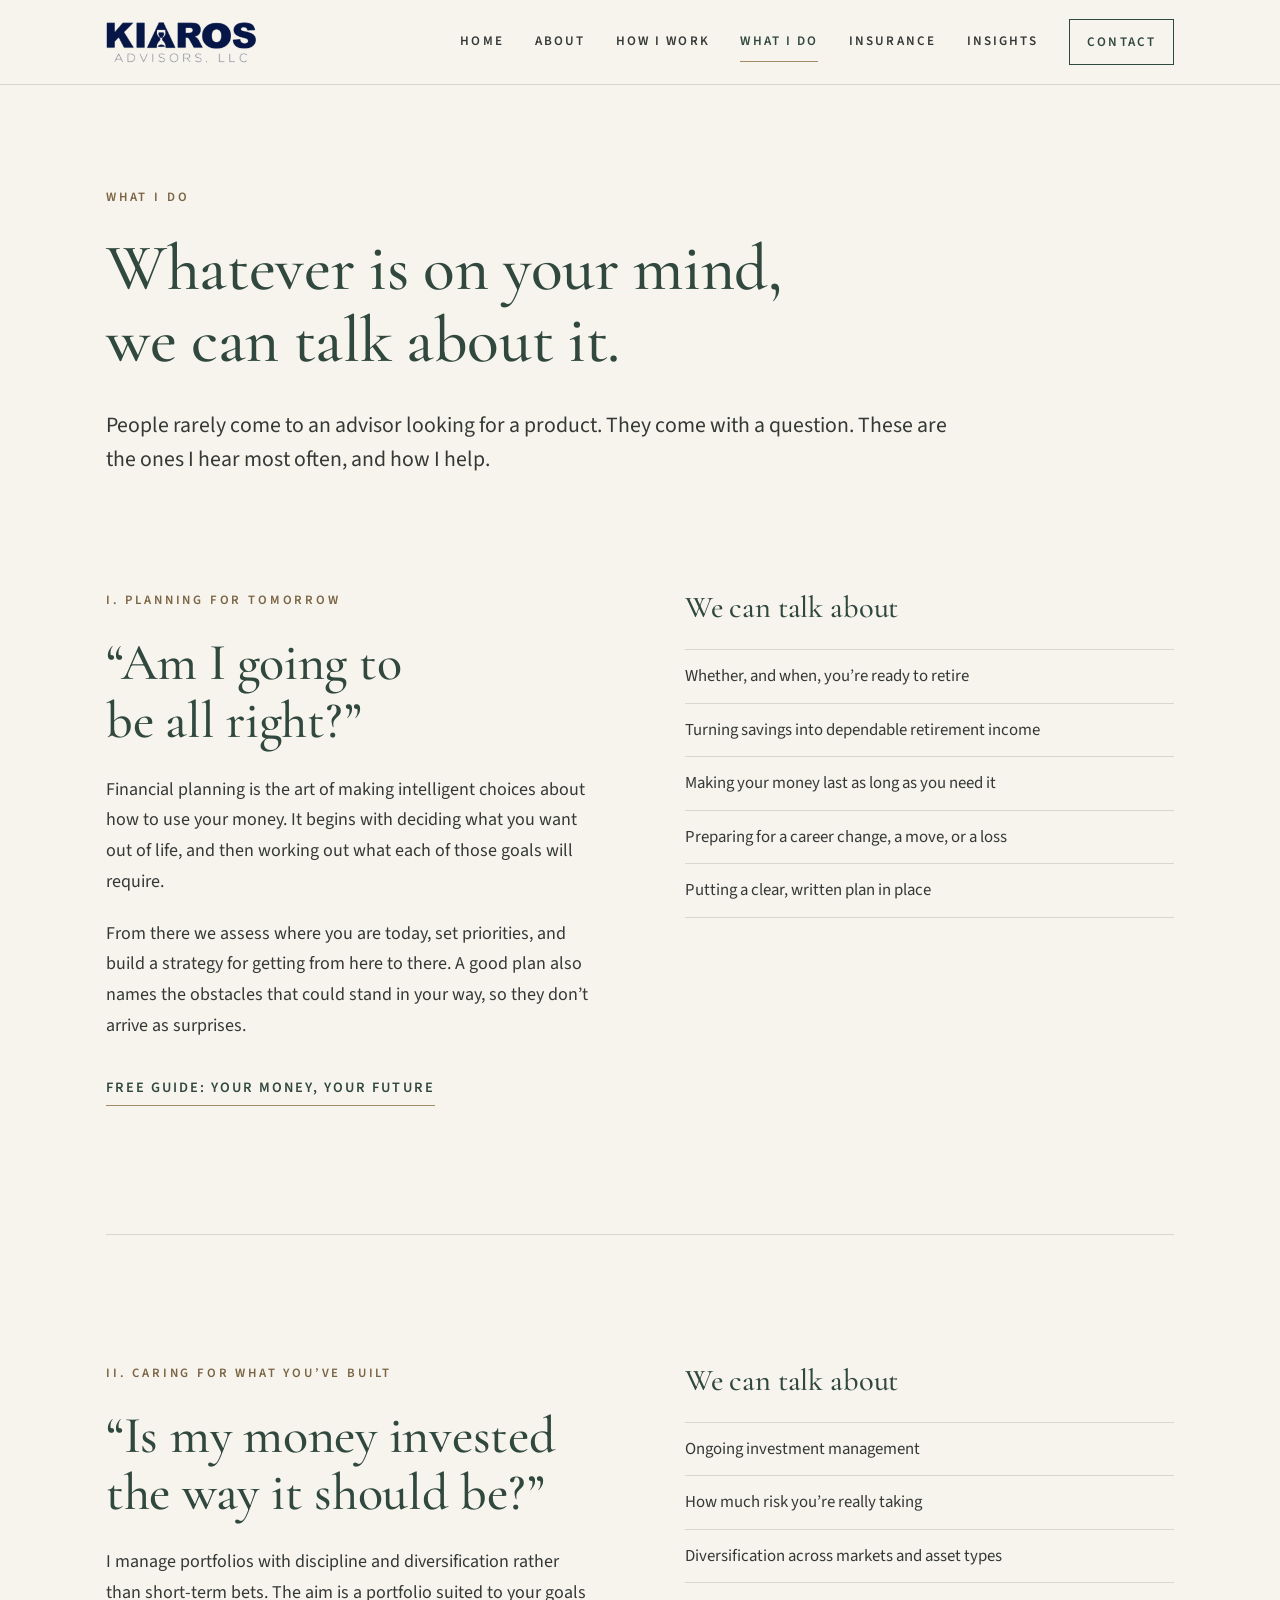
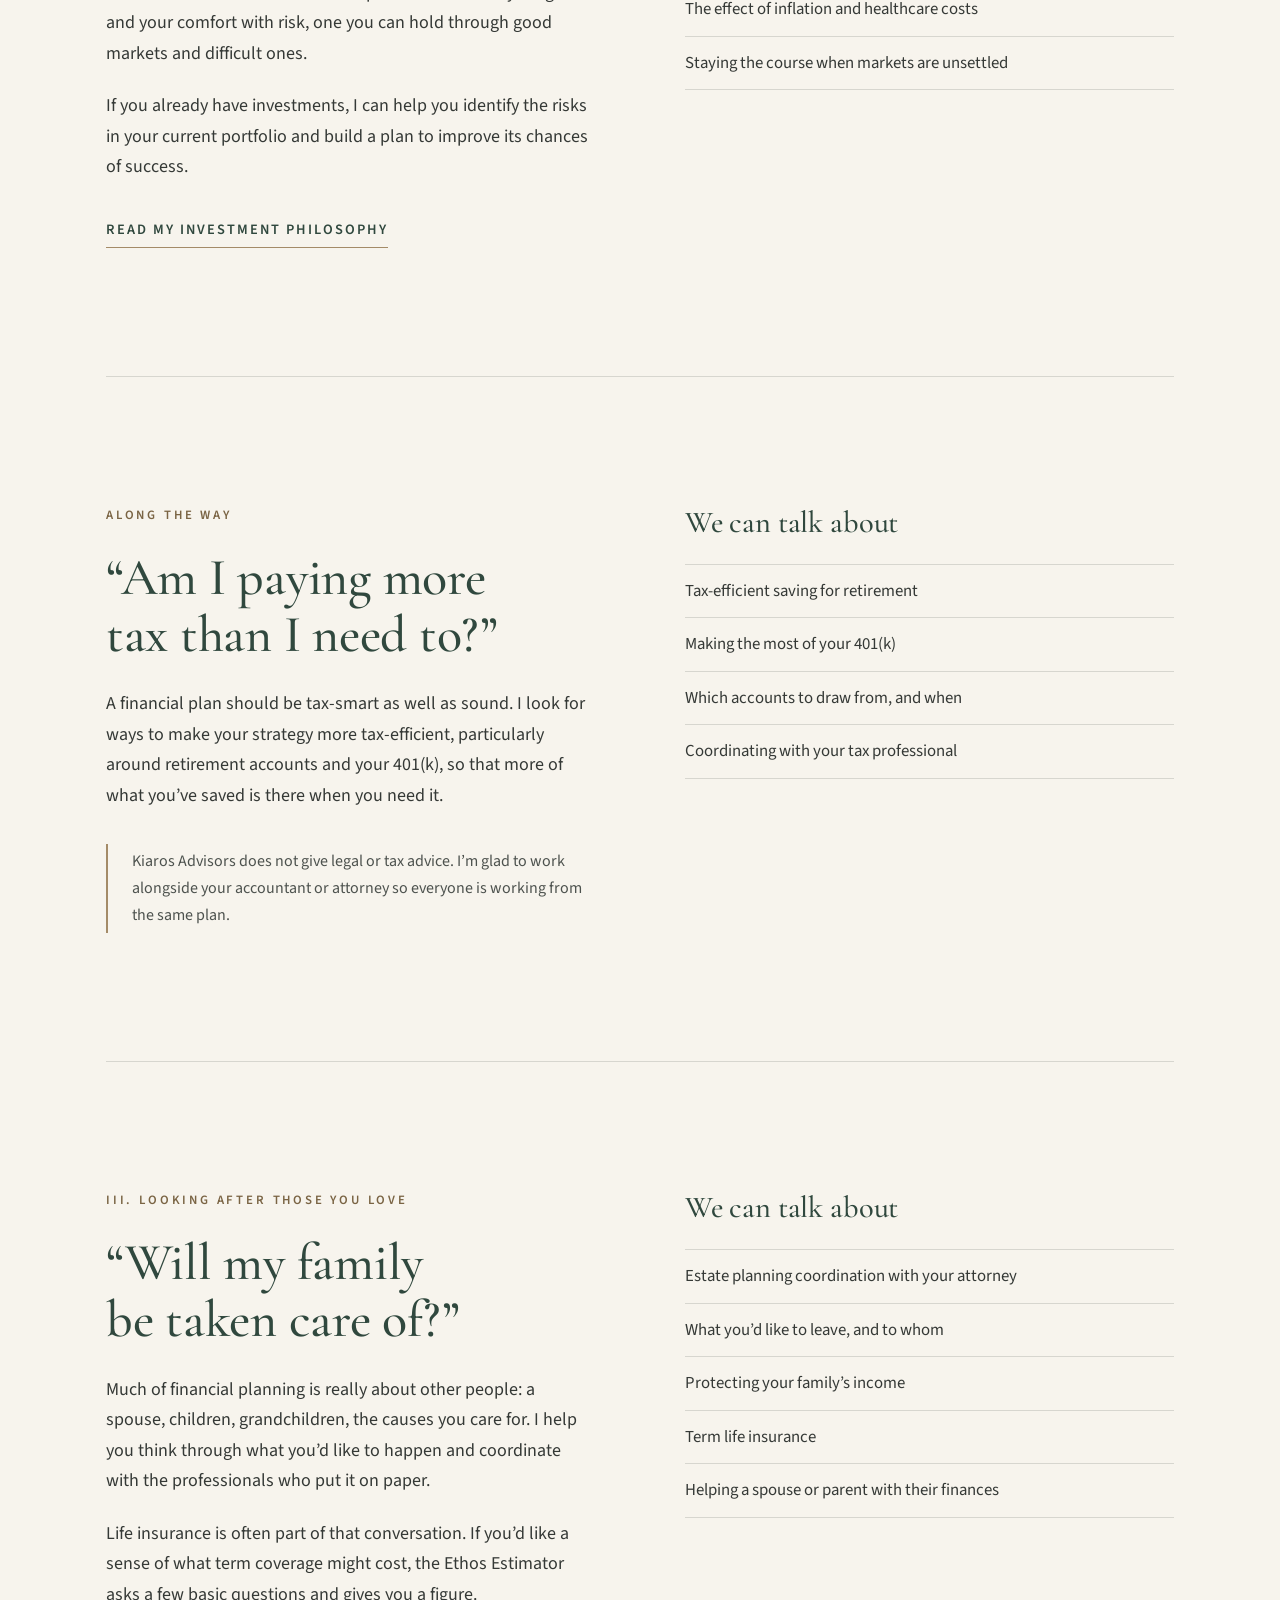
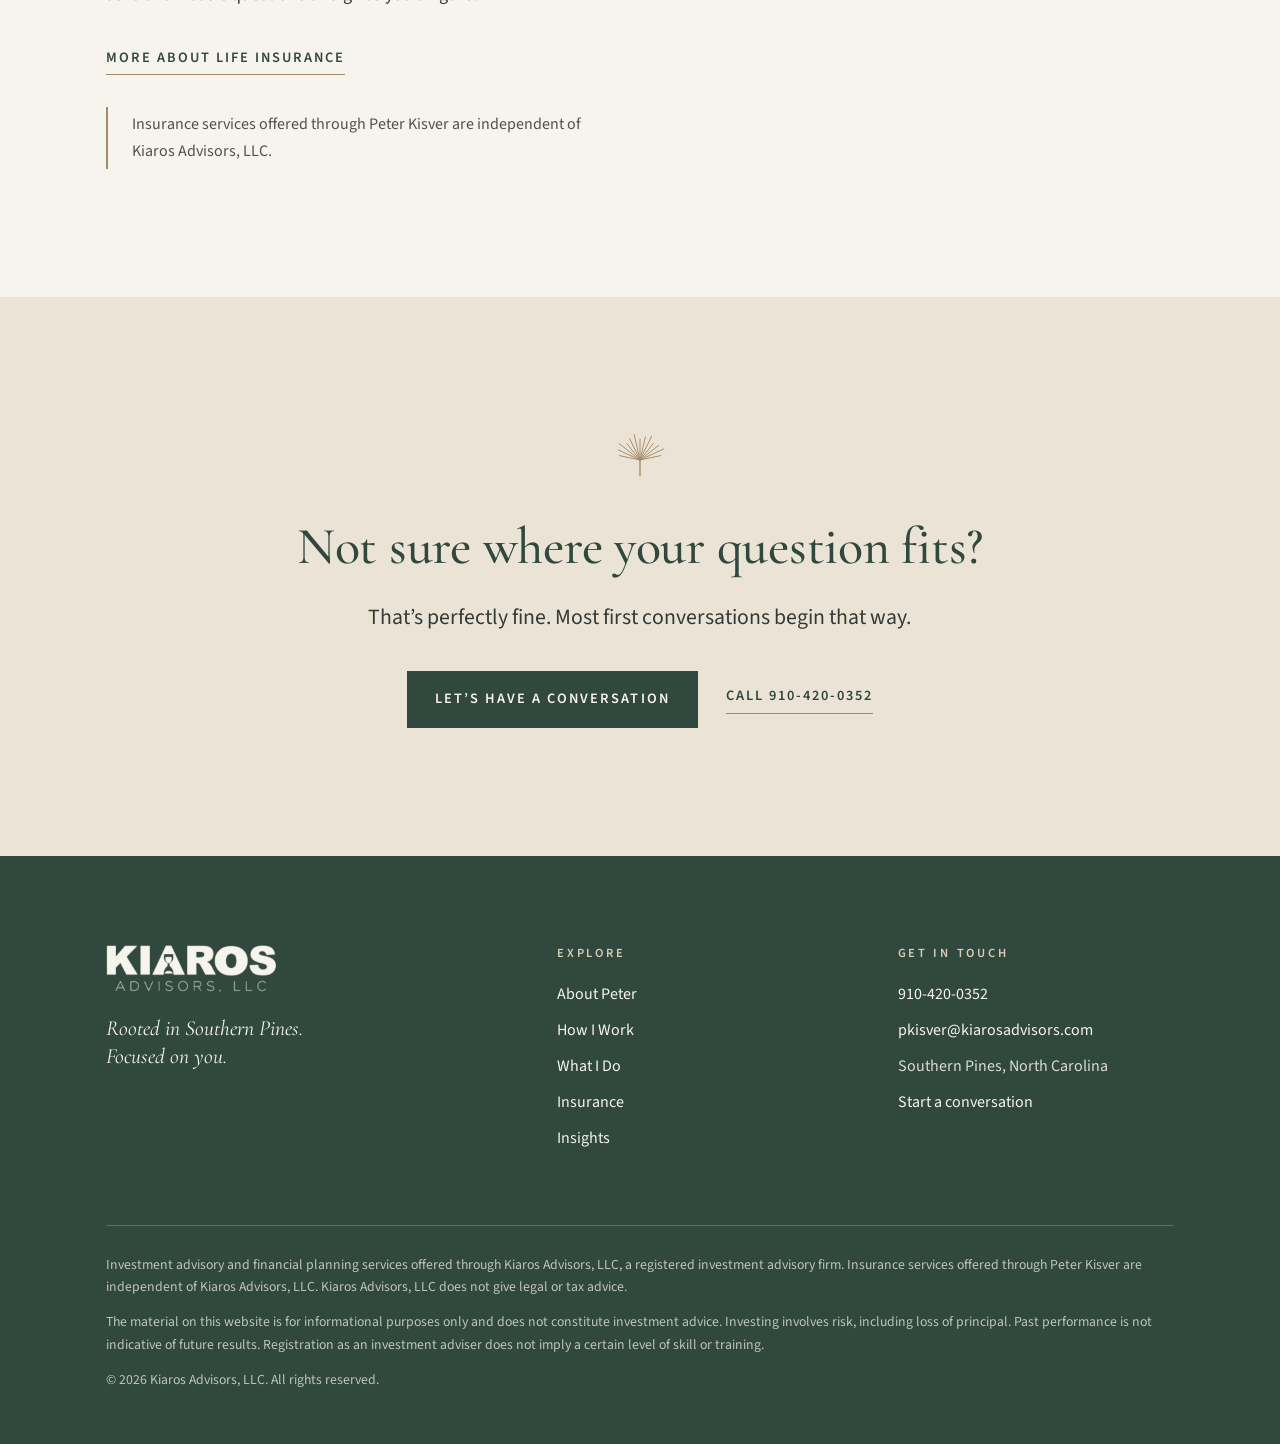
<file: what-i-do.html>
<!doctype html>
<html lang="en">
<head>
  <meta charset="utf-8">
  <meta name="viewport" content="width=device-width, initial-scale=1">
  <title>What I Do | Financial Planning & Investment Management | Kiaros Advisors</title>
  <meta name="description" content="Retirement and financial planning, investment management, tax-aware strategy, and family and legacy considerations from Kiaros Advisors in Southern Pines, NC.">
  <link rel="canonical" href="https://investinginthepines.com/what-i-do">
  <meta property="og:type" content="website">
  <meta property="og:site_name" content="Kiaros Advisors">
  <meta property="og:title" content="What I Do | Financial Planning & Investment Management | Kiaros Advisors">
  <meta property="og:description" content="Retirement and financial planning, investment management, tax-aware strategy, and family and legacy considerations from Kiaros Advisors in Southern Pines, NC.">
  <meta property="og:url" content="https://investinginthepines.com/what-i-do">
  <meta property="og:image" content="https://investinginthepines.com/assets/img/share.jpg">
  <meta name="twitter:card" content="summary_large_image">
  <meta name="theme-color" content="#30483e">
  <link rel="icon" href="favicon.svg" type="image/svg+xml">
  <link rel="preconnect" href="https://fonts.googleapis.com">
  <link rel="preconnect" href="https://fonts.gstatic.com" crossorigin>
  <link href="https://fonts.googleapis.com/css2?family=Cormorant+Garamond:ital,wght@0,400;0,500;0,600;1,400;1,500&family=Source+Sans+3:wght@400;600&display=swap" rel="stylesheet">
  <link rel="stylesheet" href="assets/css/site.css?v=d017753aae">
</head>
<body>
  <a class="skip" href="#main">Skip to content</a>

  <header class="site-header">
    <div class="wrap">
      <a class="brand" href="index.html" aria-label="Kiaros Advisors, home">
        <img src="assets/img/kiaros-logo.png" alt="Kiaros Advisors, LLC" width="504" height="144">
      </a>
      <button class="nav-toggle" type="button" aria-expanded="false" aria-controls="site-nav">Menu</button>
      <nav class="nav" id="site-nav" aria-label="Main">
        <a href="index.html">Home</a>
        <a href="about.html">About</a>
        <a href="how-i-work.html">How I Work</a>
        <a href="what-i-do.html" aria-current="page">What I Do</a>
        <a href="insurance.html">Insurance</a>
        <a href="insights.html">Insights</a>
        <a class="nav-cta" href="contact.html">Contact</a>
      </nav>
    </div>
  </header>

  <main id="main">

    <section class="page-head">
      <div class="wrap">
        <span class="eyebrow">What I do</span>
        <h1>Whatever is on your mind, we can talk about it.</h1>
        <p class="lede">People rarely come to an advisor looking for a product. They come with a question. These are the ones I hear most often, and how I help.</p>
      </div>
    </section>

    <div class="wrap">
      <section class="service" id="planning">
        <div class="split split--top">
          <div>
            <span class="eyebrow">i. Planning for tomorrow</span>
            <h2>&ldquo;Am I going to be all right?&rdquo;</h2>
            <p>Financial planning is the art of making intelligent choices about how to use your money. It begins with deciding what you want out of life, and then working out what each of those goals will require.</p>
            <p>From there we assess where you are today, set priorities, and build a strategy for getting from here to there. A good plan also names the obstacles that could stand in your way, so they don&rsquo;t arrive as surprises.</p>
            <div class="actions">
              <a class="textlink" href="assets/guide/Your-Money-Your-Future.pdf" target="_blank" rel="noopener">Free guide: Your Money, Your Future</a>
            </div>
          </div>
          <div>
            <h3>We can talk about</h3>
            <ul class="topics">
              <li>Whether, and when, you&rsquo;re ready to retire</li>
              <li>Turning savings into dependable retirement income</li>
              <li>Making your money last as long as you need it</li>
              <li>Preparing for a career change, a move, or a loss</li>
              <li>Putting a clear, written plan in place</li>
            </ul>
          </div>
        </div>
      </section>

      <section class="service" id="investing">
        <div class="split split--top">
          <div>
            <span class="eyebrow">ii. Caring for what you&rsquo;ve built</span>
            <h2>&ldquo;Is my money invested the way it should be?&rdquo;</h2>
            <p>I manage portfolios with discipline and diversification rather than short-term bets. The aim is a portfolio suited to your goals and your comfort with risk, one you can hold through good markets and difficult ones.</p>
            <p>If you already have investments, I can help you identify the risks in your current portfolio and build a plan to improve its chances of success.</p>
            <div class="actions">
              <a class="textlink" href="how-i-work.html">Read my investment philosophy</a>
            </div>
          </div>
          <div>
            <h3>We can talk about</h3>
            <ul class="topics">
              <li>Ongoing investment management</li>
              <li>How much risk you&rsquo;re really taking</li>
              <li>Diversification across markets and asset types</li>
              <li>The effect of inflation and healthcare costs</li>
              <li>Staying the course when markets are unsettled</li>
            </ul>
          </div>
        </div>
      </section>

      <section class="service" id="tax">
        <div class="split split--top">
          <div>
            <span class="eyebrow">Along the way</span>
            <h2>&ldquo;Am I paying more tax than I need to?&rdquo;</h2>
            <p>A financial plan should be tax-smart as well as sound. I look for ways to make your strategy more tax-efficient, particularly around retirement accounts and your 401(k), so that more of what you&rsquo;ve saved is there when you need it.</p>
            <p class="note">Kiaros Advisors does not give legal or tax advice. I&rsquo;m glad to work alongside your accountant or attorney so everyone is working from the same plan.</p>
          </div>
          <div>
            <h3>We can talk about</h3>
            <ul class="topics">
              <li>Tax-efficient saving for retirement</li>
              <li>Making the most of your 401(k)</li>
              <li>Which accounts to draw from, and when</li>
              <li>Coordinating with your tax professional</li>
            </ul>
          </div>
        </div>
      </section>

      <section class="service" id="family">
        <div class="split split--top">
          <div>
            <span class="eyebrow">iii. Looking after those you love</span>
            <h2>&ldquo;Will my family be taken care of?&rdquo;</h2>
            <p>Much of financial planning is really about other people: a spouse, children, grandchildren, the causes you care for. I help you think through what you&rsquo;d like to happen and coordinate with the professionals who put it on paper.</p>
            <p>Life insurance is often part of that conversation. If you&rsquo;d like a sense of what term coverage might cost, the Ethos Estimator asks a few basic questions and gives you a figure.</p>
            <div class="actions">
              <a class="textlink" href="insurance.html">More about life insurance</a>
            </div>
            <p class="note">Insurance services offered through Peter Kisver are independent of Kiaros Advisors, LLC.</p>
          </div>
          <div>
            <h3>We can talk about</h3>
            <ul class="topics">
              <li>Estate planning coordination with your attorney</li>
              <li>What you&rsquo;d like to leave, and to whom</li>
              <li>Protecting your family&rsquo;s income</li>
              <li>Term life insurance</li>
              <li>Helping a spouse or parent with their finances</li>
            </ul>
          </div>
        </div>
      </section>
    </div>

    <section class="section closing">
      <div class="wrap center">
        <svg class="sprig" viewBox="0 0 64 64" fill="none" stroke="currentColor" stroke-width="1.1" stroke-linecap="round" aria-hidden="true"><path d="M32 40L8.5 35.0"/><path d="M32 40L7.5 28.6"/><path d="M32 40L8.4 21.5"/><path d="M32 40L16.9 21.3"/><path d="M32 40L20.2 15.7"/><path d="M32 40L25.3 10.8"/><path d="M32 40L32.0 16.0"/><path d="M32 40L38.1 13.7"/><path d="M32 40L45.2 13.0"/><path d="M32 40L47.1 21.3"/><path d="M32 40L53.3 23.4"/><path d="M32 40L59.2 27.3"/><path d="M32 40L55.5 35.0"/><path d="M32 40v18" stroke-width="1.6"/></svg>
        <h2>Not sure where your question fits?</h2>
        <p class="lede">That&rsquo;s perfectly fine. Most first conversations begin that way.</p>
        <div class="actions">
          <a class="btn" href="contact.html">Let&rsquo;s Have a Conversation</a>
          <a class="textlink" href="tel:+19104200352">Call 910-420-0352</a>
        </div>
      </div>
    </section>
  </main>

  <footer class="site-footer">
    <div class="wrap">
      <div class="footer-grid">
        <div>
          <img src="assets/img/kiaros-logo-ivory.png" alt="Kiaros Advisors, LLC" width="504" height="144" loading="lazy">
          <p class="footer-tag">Rooted in Southern Pines.<br>Focused on you.</p>
        </div>
        <div>
          <h2>Explore</h2>
          <ul>
            <li><a href="about.html">About Peter</a></li>
            <li><a href="how-i-work.html">How I Work</a></li>
            <li><a href="what-i-do.html">What I Do</a></li>
            <li><a href="insurance.html">Insurance</a></li>
            <li><a href="insights.html">Insights</a></li>
          </ul>
        </div>
        <div>
          <h2>Get in touch</h2>
          <ul>
            <li><a href="tel:+19104200352">910-420-0352</a></li>
            <li><a href="mailto:pkisver@kiarosadvisors.com">pkisver@kiarosadvisors.com</a></li>
            <li>Southern Pines, North Carolina</li>
            <li><a href="contact.html">Start a conversation</a></li>
          </ul>
        </div>
      </div>
      <div class="legal">
        <p>Investment advisory and financial planning services offered through Kiaros Advisors, LLC, a registered investment advisory firm. Insurance services offered through Peter Kisver are independent of Kiaros Advisors, LLC. Kiaros Advisors, LLC does not give legal or tax advice.</p>
        <p>The material on this website is for informational purposes only and does not constitute investment advice. Investing involves risk, including loss of principal. Past performance is not indicative of future results. Registration as an investment adviser does not imply a certain level of skill or training.</p>
        <p>&copy; 2026 Kiaros Advisors, LLC. All rights reserved.</p>
      </div>
    </div>
  </footer>

  <script src="assets/js/site.js?v=4c30f6dec3" defer></script>
</body>
</html>
</file>
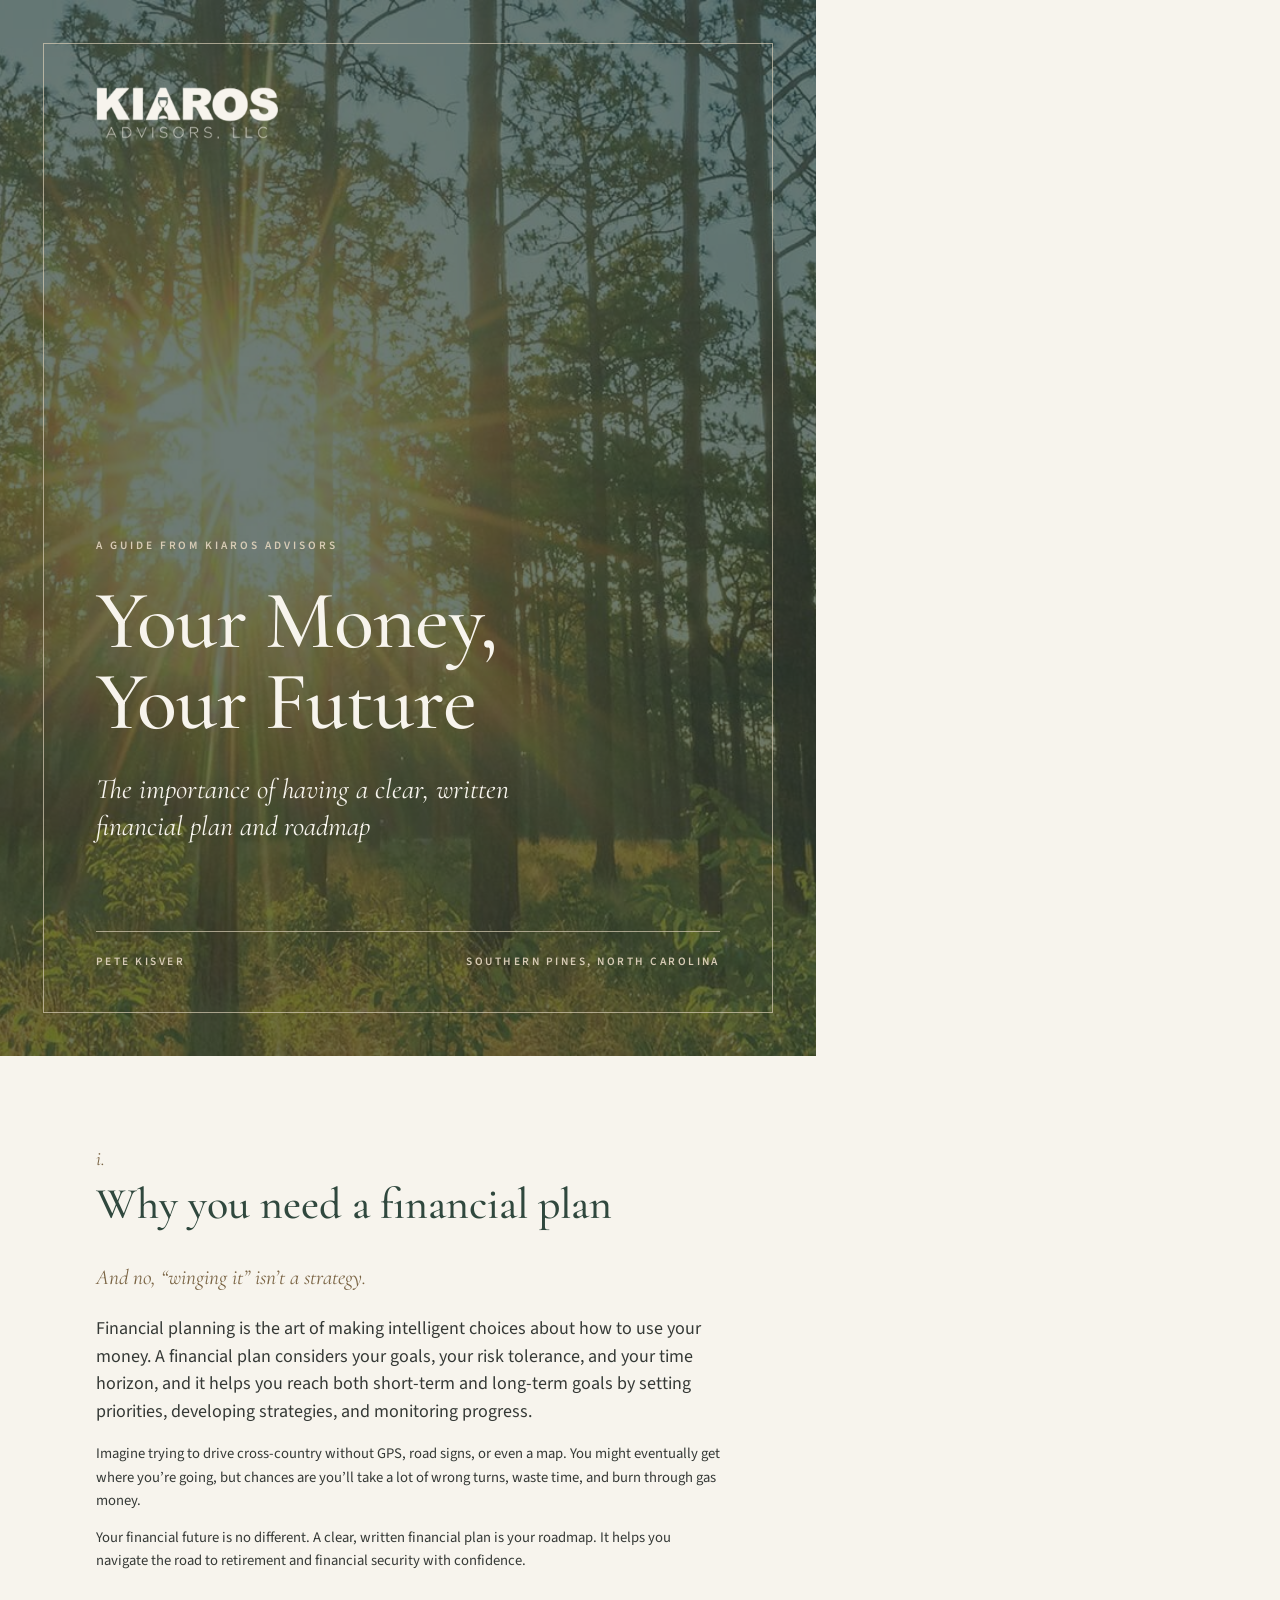
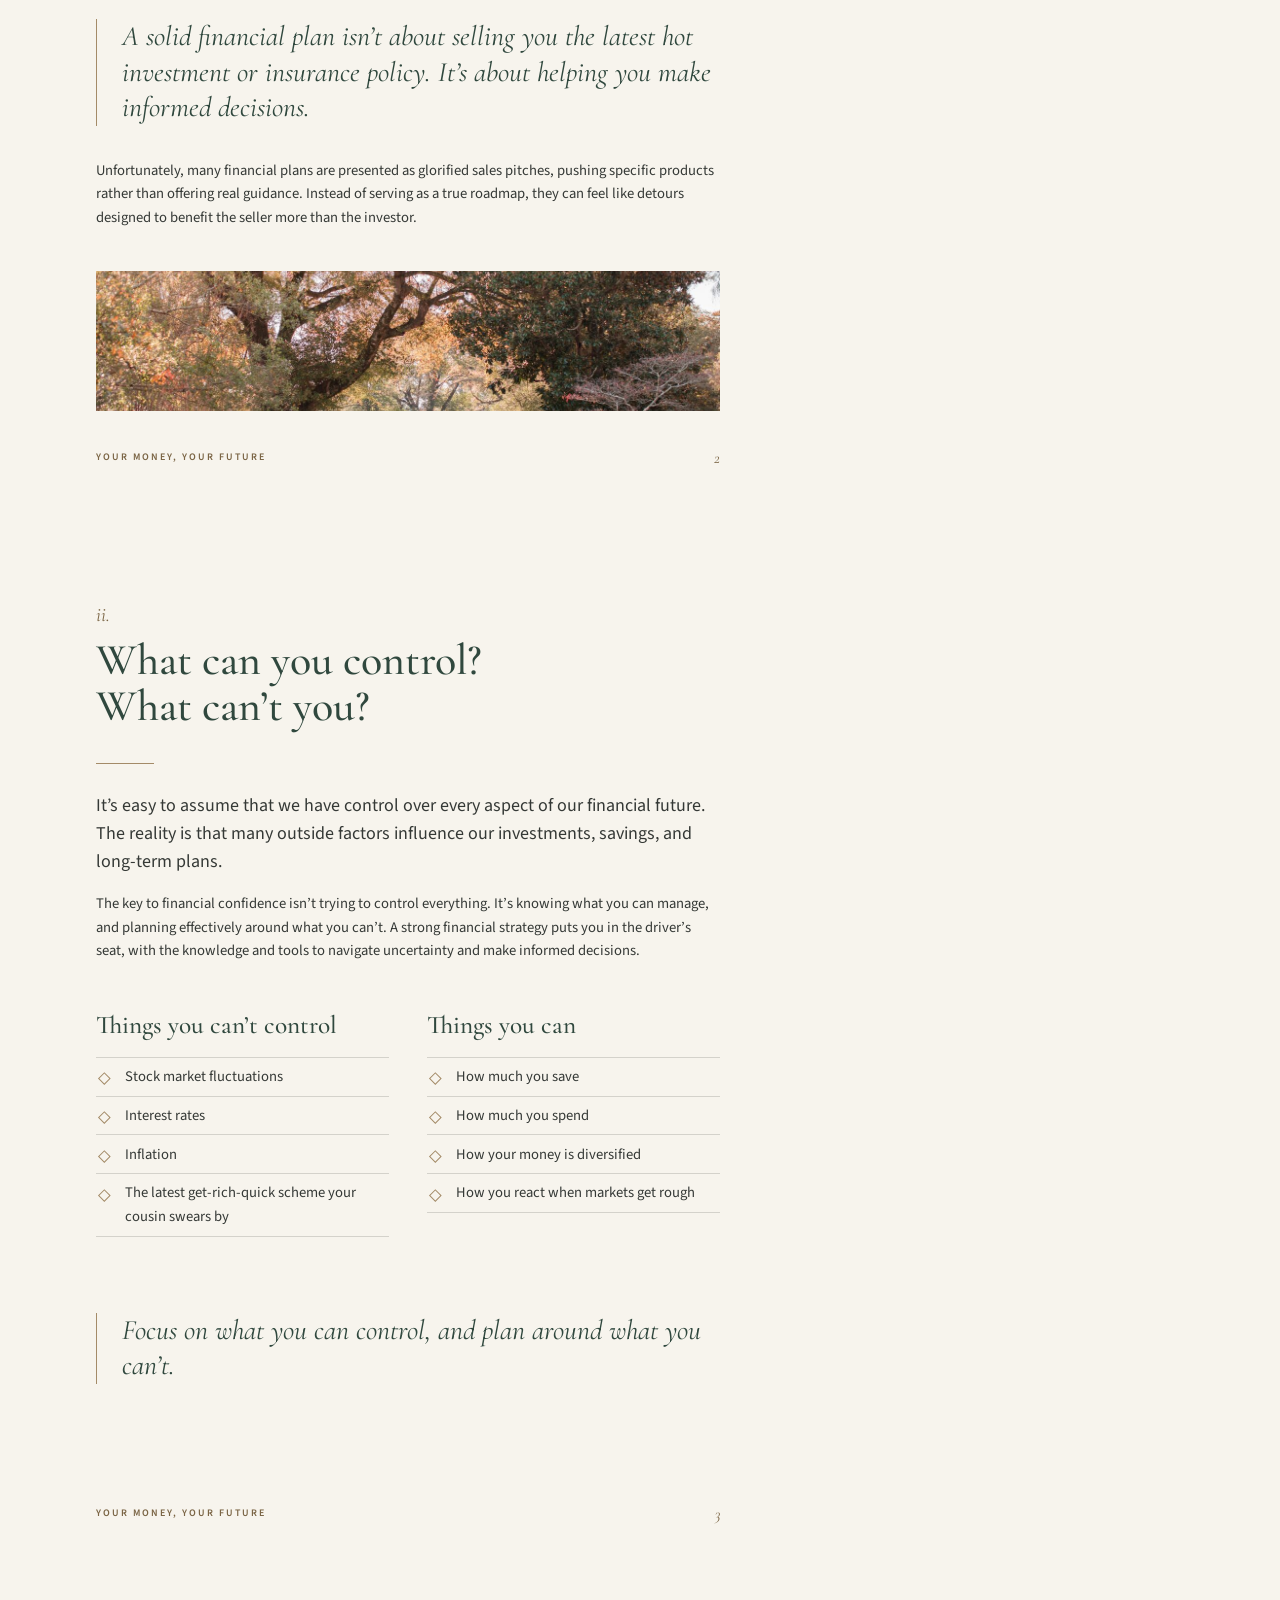
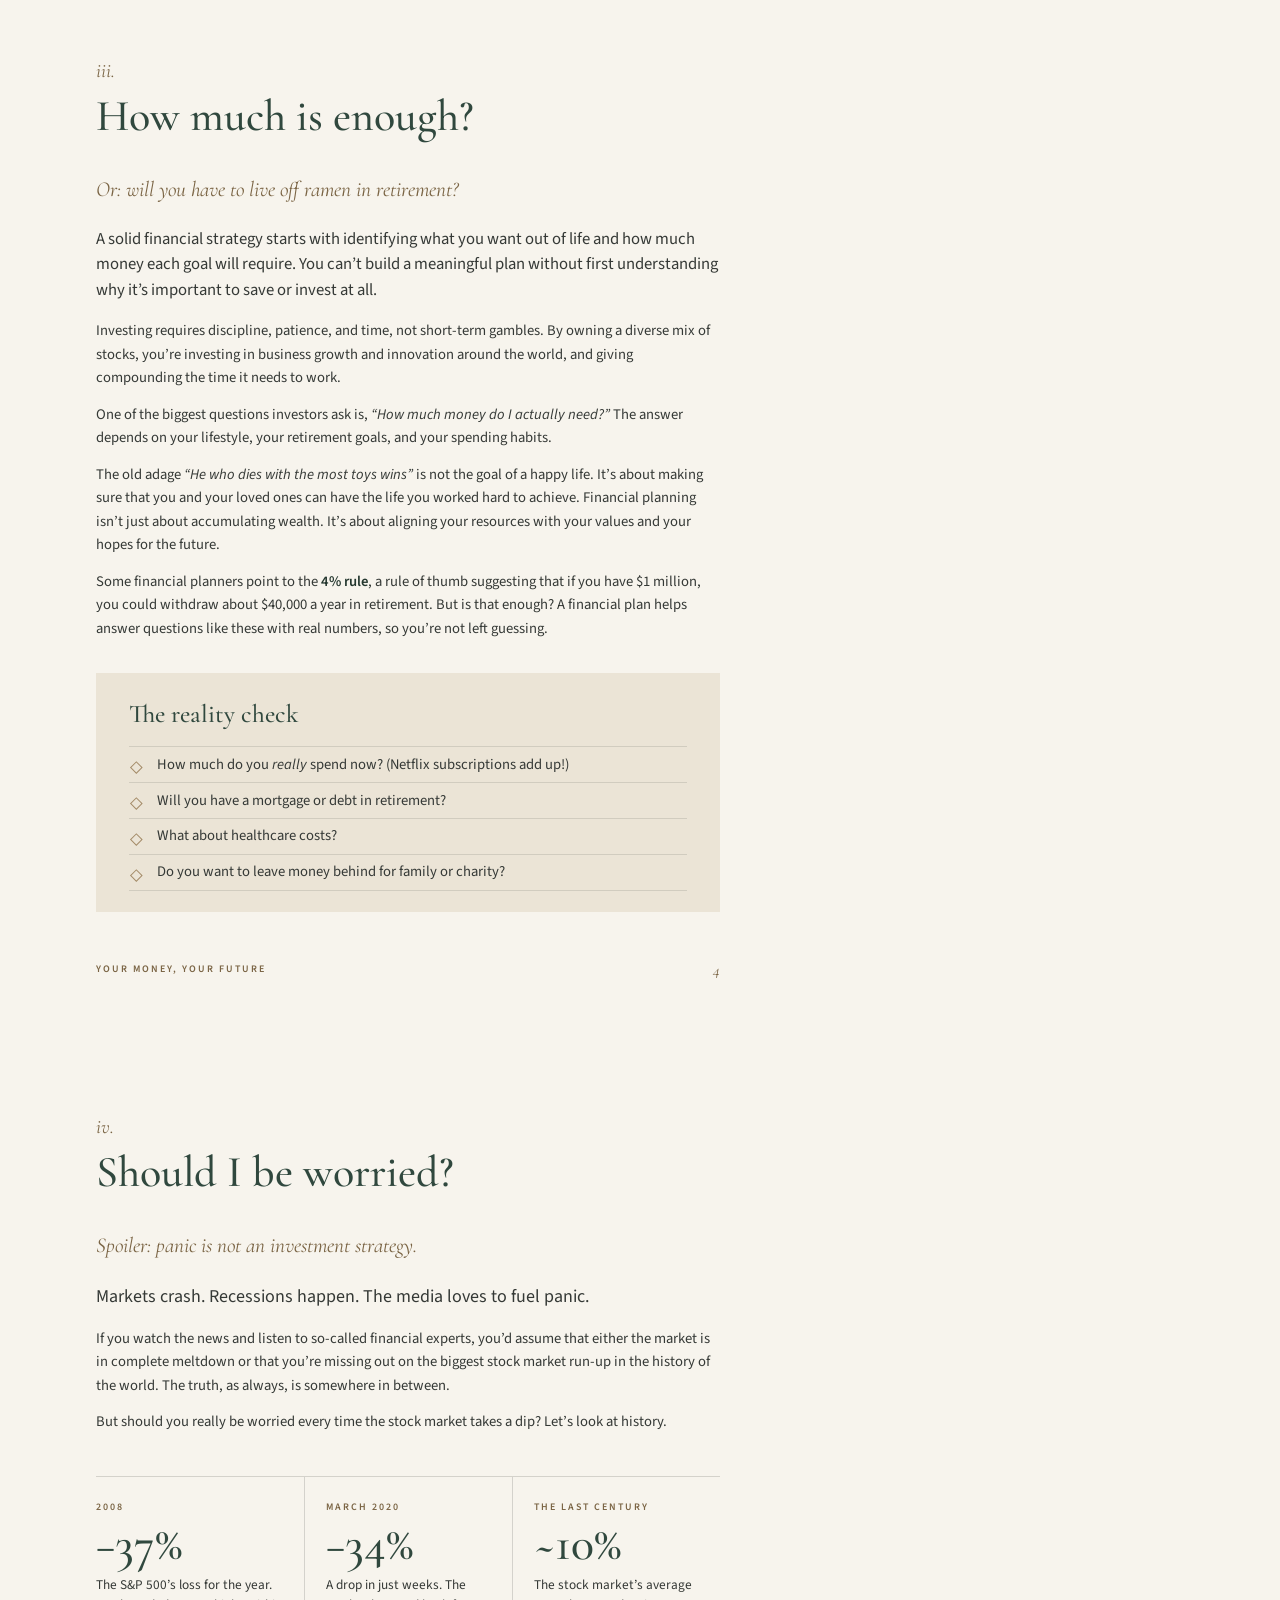
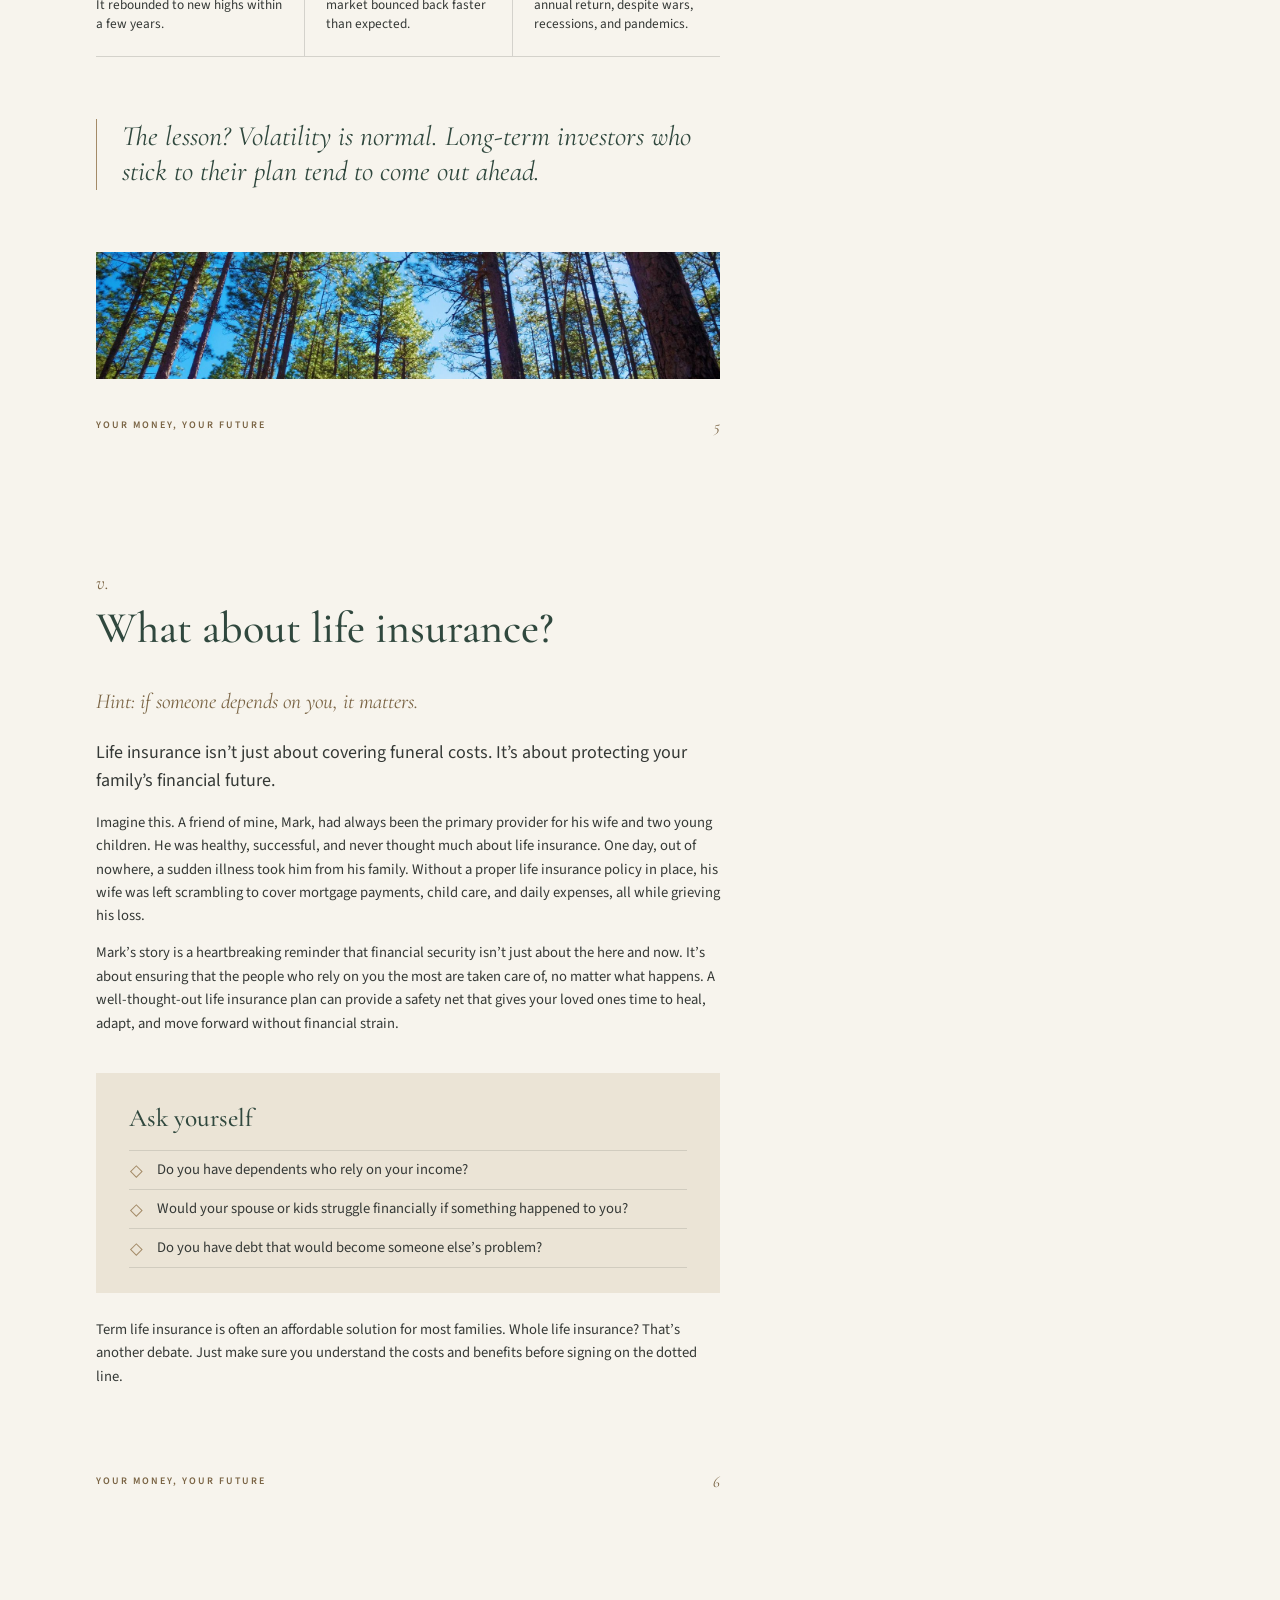
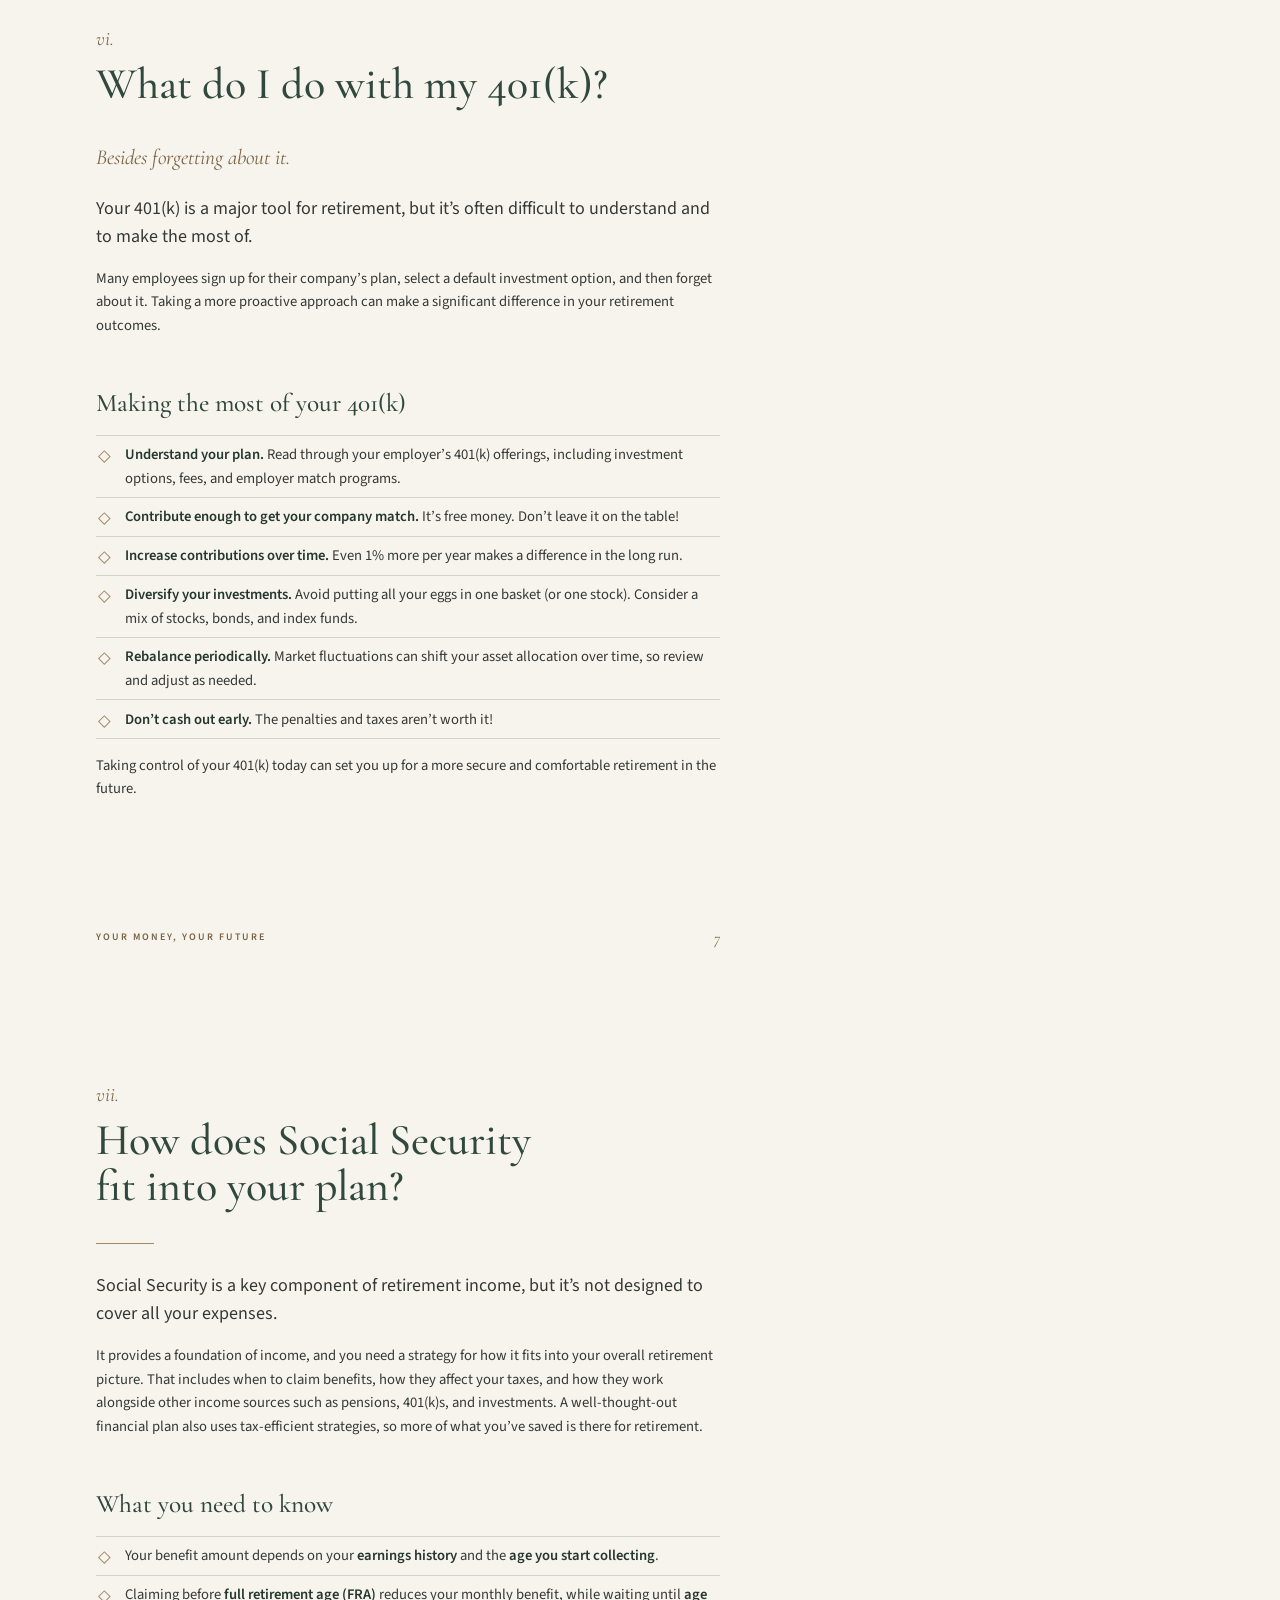
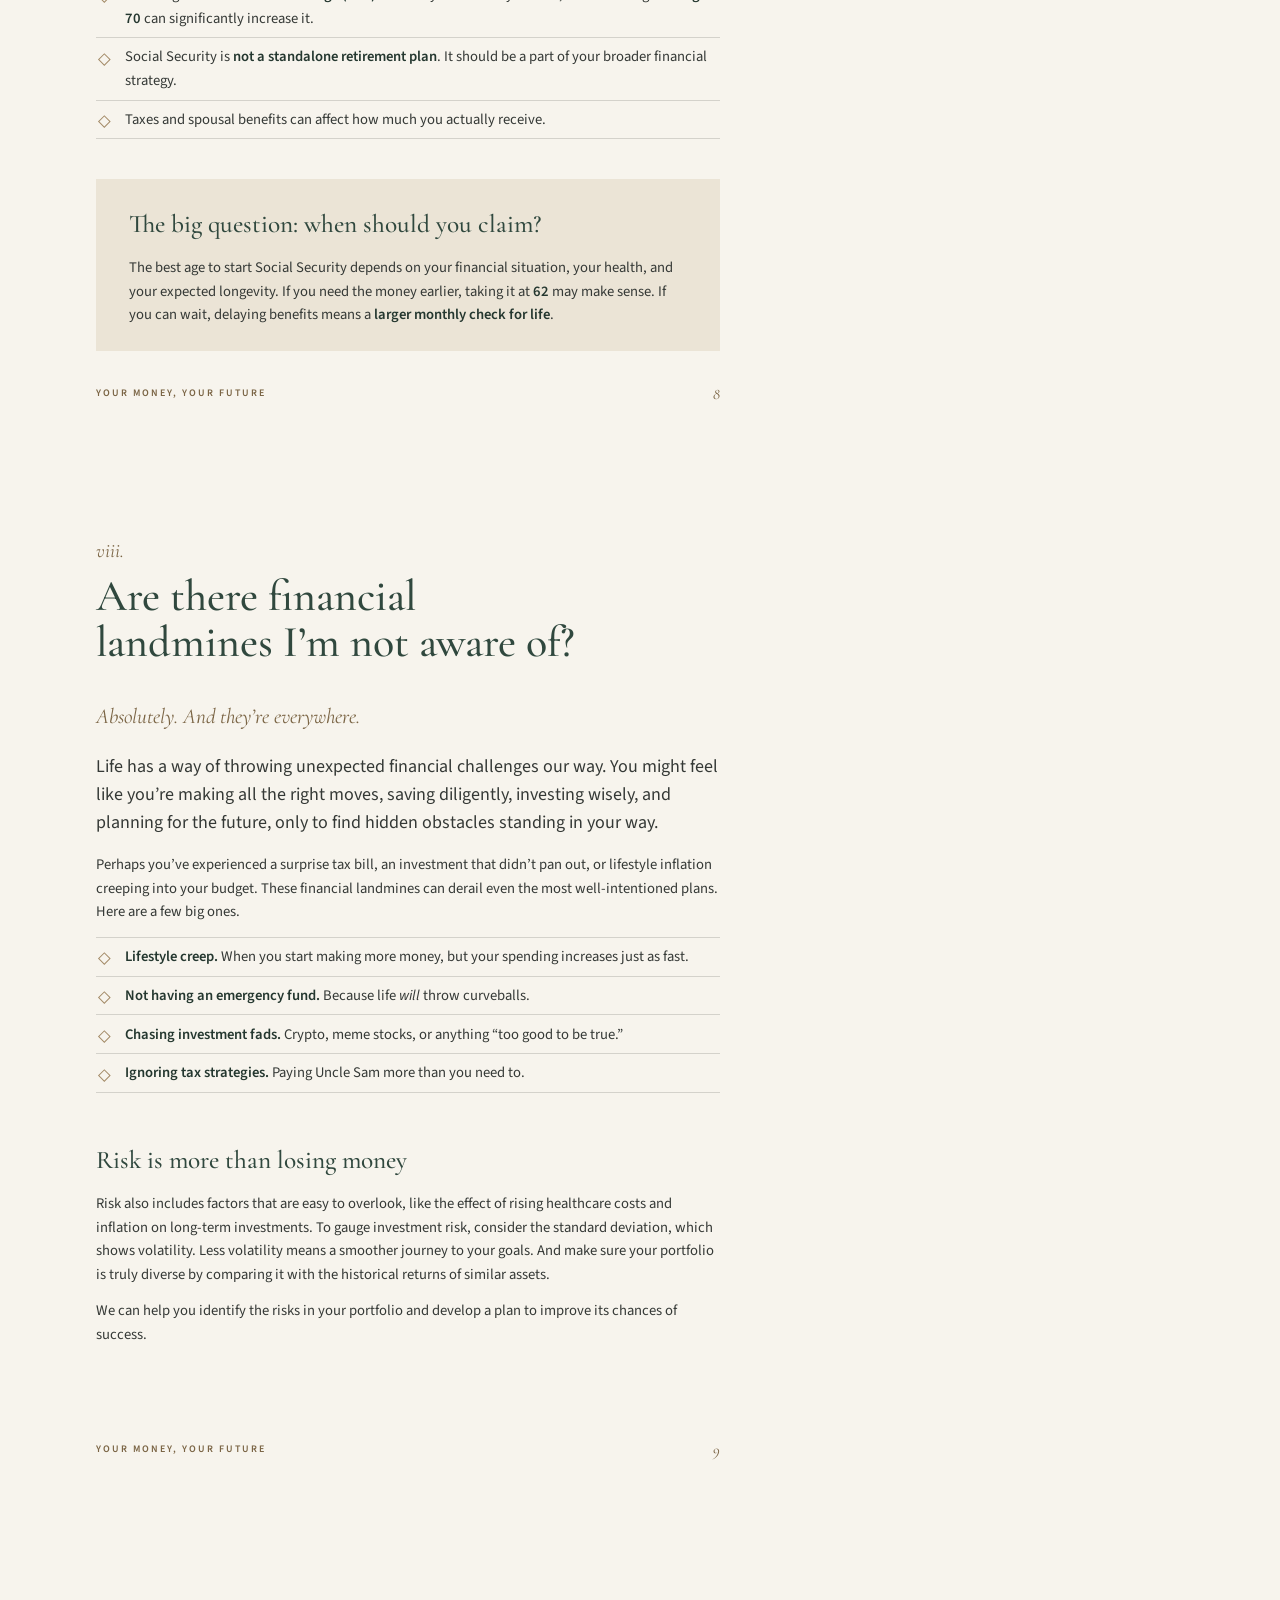
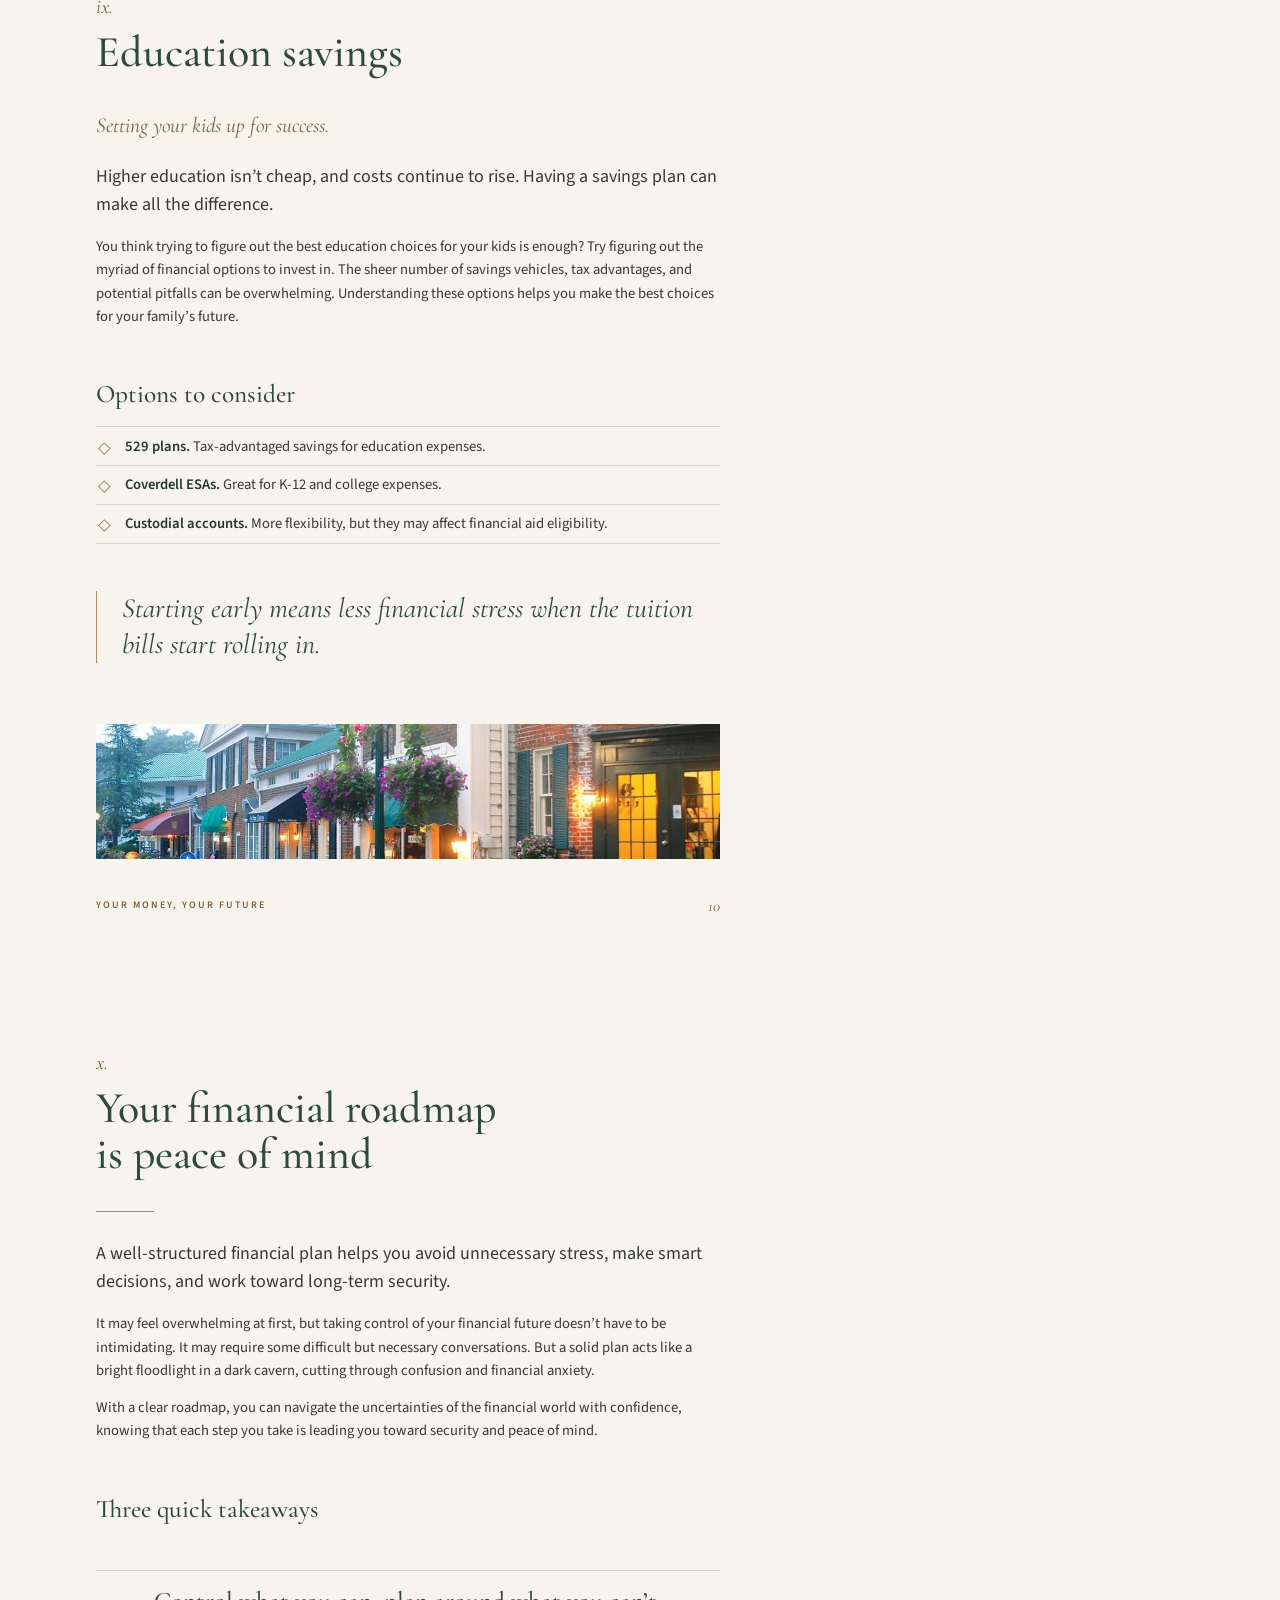
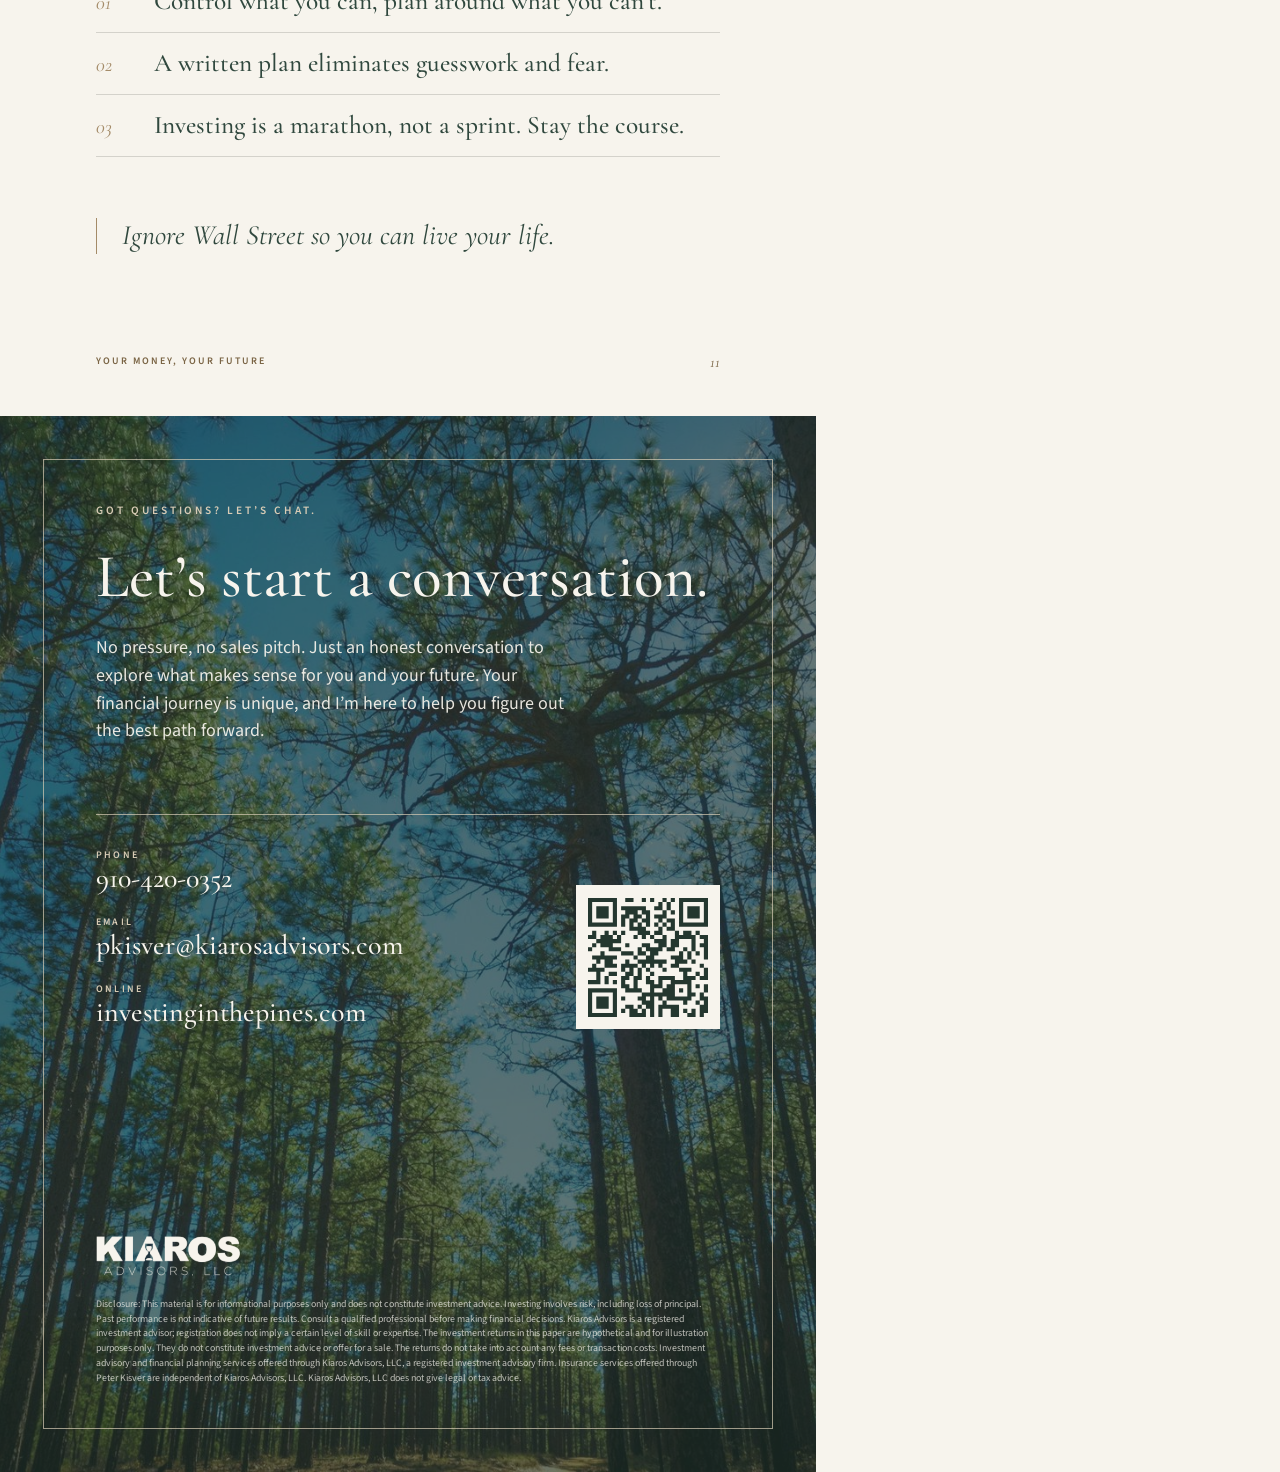
<file: guide/your-money-your-future.html>
<!doctype html>
<html lang="en">
<head>
<meta charset="utf-8">
<title>Your Money, Your Future | Kiaros Advisors</title>
<meta name="author" content="Peter Kisver, Kiaros Advisors">
<link rel="preconnect" href="https://fonts.googleapis.com">
<link rel="preconnect" href="https://fonts.gstatic.com" crossorigin>
<link href="https://fonts.googleapis.com/css2?family=Cormorant+Garamond:ital,wght@0,400;0,500;0,600;1,400;1,500&family=Source+Sans+3:ital,wght@0,400;0,600;1,400&display=swap" rel="stylesheet">
<style>
  /* Print source for the guide PDF. See guide/README.md for how to regenerate it. */
  :root {
    --pine: #30483e; --pine-deep: #24372f; --ivory: #f7f4ed; --sand-soft: #ebe4d6;
    --sandstone: #d8ccb6; --charcoal: #353936; --bronze: #a48b68; --bronze-ink: #7a6444;
    --rule: rgba(53, 57, 54, 0.18);
    --serif: "Cormorant Garamond", Georgia, serif;
    --sans: "Source Sans 3", "Lato", sans-serif;
  }

  @page { size: Letter; margin: 0; }

  * { box-sizing: border-box; -webkit-print-color-adjust: exact; print-color-adjust: exact; }
  html { background: var(--ivory); }
  body { margin: 0; color: var(--charcoal); font: 400 11pt/1.6 var(--sans); counter-reset: pg 1; }

  h1, h2, h3 { font-family: var(--serif); font-weight: 500; color: var(--pine); margin: 0; }
  p { margin: 0 0 0.9em; }
  strong { font-weight: 600; color: var(--pine-deep); }

  /* ---- Cover and back ---- */
  .full { position: relative; width: 8.5in; height: 11in; overflow: hidden; break-after: page; color: var(--ivory); background: var(--pine-deep); }
  .full > img.bg { position: absolute; inset: 0; width: 100%; height: 100%; object-fit: cover; }
  .full::after { content: ""; position: absolute; inset: 0; background: var(--pine-deep); opacity: 0.66; }
  .full .inner { position: absolute; inset: 0; z-index: 1; padding: 0.9in 1in; display: flex; flex-direction: column; }
  .full .border { position: absolute; inset: 0.45in; border: 0.75pt solid rgba(216, 204, 182, 0.7); z-index: 1; }

  .cover .logo { width: 1.9in; }
  .cover .title { margin-top: auto; }
  .kicker { font: 600 8.5pt var(--sans); letter-spacing: 0.26em; text-transform: uppercase; color: var(--sandstone); margin-bottom: 0.28in; }
  .cover h1 { color: var(--ivory); font-size: 62pt; line-height: 0.98; letter-spacing: -0.01em; }
  .cover .sub { font: italic 400 21pt/1.3 var(--serif); margin-top: 0.3in; max-width: 5in; }
  .cover .by { margin-top: 0.9in; padding-top: 0.22in; border-top: 0.75pt solid rgba(216, 204, 182, 0.7); font: 600 8.5pt var(--sans); letter-spacing: 0.22em; text-transform: uppercase; color: var(--sandstone); display: flex; justify-content: space-between; }

  /* ---- Chapters ---- */
  /* Each .page is one fixed Letter sheet; content is placed by hand so nothing spills. */
  .page { position: relative; width: 8.5in; height: 11in; padding: 0.95in 1in 1.05in; overflow: hidden; break-after: page; display: flex; flex-direction: column; counter-increment: pg; }
  .page > * { flex: none; }
  .page::before { content: "Your Money, Your Future"; position: absolute; left: 1in; bottom: 0.5in; font: 600 7.5pt var(--sans); letter-spacing: 0.2em; text-transform: uppercase; color: var(--bronze-ink); }
  .page::after { content: counter(pg); position: absolute; right: 1in; bottom: 0.46in; font: italic 400 12pt var(--serif); color: var(--bronze-ink); }
  .num { font: italic 400 15pt var(--serif); color: var(--bronze-ink); display: block; margin-bottom: 0.1in; }
  .chapter h2 { font-size: 33pt; line-height: 1.06; margin-bottom: 0.08in; text-wrap: balance; }
  .aside { font: italic 400 16pt/1.3 var(--serif); color: var(--bronze-ink); margin-bottom: 0.24in; }
  .chapter h2 + p, .chapter h2 + .lede { margin-top: 0.3in; }
  .rule { width: 0.6in; border: 0; border-top: 1pt solid var(--bronze); margin: 0.26in 0 0.3in; }
  .lede { font-size: 13.5pt; line-height: 1.55; }
  h3 { font-size: 19pt; margin: 0.34in 0 0.12in; break-after: avoid; }

  ul { list-style: none; margin: 0 0 1em; padding: 0; }
  li { position: relative; padding: 0.075in 0 0.075in 0.3in; border-top: 0.5pt solid var(--rule); break-inside: avoid; }
  li:last-child { border-bottom: 0.5pt solid var(--rule); }
  li::before { content: ""; position: absolute; left: 0.04in; top: 0.17in; width: 5pt; height: 5pt; border: 0.75pt solid var(--bronze); transform: rotate(45deg); }

  .box { background: var(--sand-soft); padding: 0.26in 0.34in; margin: 0.26in 0; break-inside: avoid; }
  .box h3 { margin-top: 0; }
  .box ul { margin-bottom: 0; }
  .box li { border-color: rgba(53, 57, 54, 0.14); }

  .tight .lede { font-size: 12.5pt; }
  .tight .box { margin: 0.2in 0 0; padding: 0.22in 0.34in; }
  .tight li { padding-top: 0.06in; padding-bottom: 0.06in; }

  .cols { display: grid; grid-template-columns: 1fr 1fr; gap: 0.4in; margin: 0.3in 0; break-inside: avoid; }
  .cols h3 { margin-top: 0; }

  .pull { font: italic 400 21pt/1.28 var(--serif); color: var(--pine); border-left: 1.25pt solid var(--bronze); padding-left: 0.26in; margin: 0.34in 0; break-inside: avoid; }

  .stats { display: grid; grid-template-columns: repeat(3, 1fr); margin: 0.3in 0; border-top: 0.5pt solid var(--rule); border-bottom: 0.5pt solid var(--rule); break-inside: avoid; }
  .stats > div { padding: 0.24in 0.22in 0.24in 0; }
  .stats > div + div { border-left: 0.5pt solid var(--rule); padding-left: 0.22in; }
  .stats .fig { font: 500 36pt/1 var(--serif); color: var(--pine); display: block; margin-bottom: 0.08in; }
  .stats .lab { font: 600 7.5pt var(--sans); letter-spacing: 0.2em; text-transform: uppercase; color: var(--bronze-ink); display: block; margin-bottom: 0.06in; }
  .stats p { font-size: 10pt; line-height: 1.45; margin: 0; }

  .page > .photo { flex: 1 1 0; min-height: 0; margin: 0.3in 0 0; }
  .photo img { display: block; width: 100%; height: 100%; object-fit: cover; }

  .takeaways { counter-reset: t; margin: 0.3in 0; }
  .takeaways div { counter-increment: t; display: grid; grid-template-columns: 0.6in 1fr; align-items: baseline; padding: 0.16in 0; border-top: 0.5pt solid var(--rule); font: 500 19pt/1.2 var(--serif); color: var(--pine); }
  .takeaways div:last-child { border-bottom: 0.5pt solid var(--rule); }
  .takeaways div::before { content: counter(t, decimal-leading-zero); font: italic 400 15pt var(--serif); color: var(--bronze); }

  /* ---- Back page ---- */
  .back { break-after: auto; }
  .back h2 { color: var(--ivory); font-size: 46pt; line-height: 1.02; margin-bottom: 0.26in; }
  .back .lede { max-width: 4.9in; color: rgba(247, 244, 237, 0.92); }
  .contact { display: grid; grid-template-columns: 1fr auto; gap: 0.5in; align-items: end; margin-top: 0.55in; padding-top: 0.34in; border-top: 0.75pt solid rgba(216, 204, 182, 0.7); }
  .contact .label { display: block; font: 600 7.5pt var(--sans); letter-spacing: 0.22em; text-transform: uppercase; color: var(--sandstone); }
  .contact .value { display: block; font: 500 21pt/1.2 var(--serif); margin-bottom: 0.2in; }
  .qr { background: var(--ivory); padding: 0.13in; width: 1.5in; height: 1.5in; }
  .qr img { display: block; width: 100%; height: 100%; }
  .back .logo { width: 1.5in; margin-top: auto; }
  .fine { font-size: 7.4pt; line-height: 1.5; color: rgba(247, 244, 237, 0.74); margin: 0.22in 0 0; }
</style>
</head>
<body>

<section class="full cover">
  <img class="bg" src="../assets/img/longleaf-sunset.jpg" alt="">
  <div class="border"></div>
  <div class="inner">
    <img class="logo" src="../assets/img/kiaros-logo-ivory.png" alt="Kiaros Advisors, LLC">
    <div class="title">
      <div class="kicker">A guide from Kiaros Advisors</div>
      <h1>Your Money,<br>Your Future</h1>
      <p class="sub">The importance of having a clear, written financial plan and roadmap</p>
      <div class="by"><span>Pete Kisver</span><span>Southern Pines, North Carolina</span></div>
    </div>
  </div>
</section>

<section class="page chapter">
  <span class="num">i.</span>
  <h2>Why you need a financial plan</h2>
  <p class="aside">And no, &ldquo;winging it&rdquo; isn&rsquo;t a strategy.</p>
  <p class="lede">Financial planning is the art of making intelligent choices about how to use your money. A financial plan considers your goals, your risk tolerance, and your time horizon, and it helps you reach both short-term and long-term goals by setting priorities, developing strategies, and monitoring progress.</p>
  <p>Imagine trying to drive cross-country without GPS, road signs, or even a map. You might eventually get where you&rsquo;re going, but chances are you&rsquo;ll take a lot of wrong turns, waste time, and burn through gas money.</p>
  <p>Your financial future is no different. A clear, written financial plan is your roadmap. It helps you navigate the road to retirement and financial security with confidence.</p>
  <p class="pull">A solid financial plan isn&rsquo;t about selling you the latest hot investment or insurance policy. It&rsquo;s about helping you make informed decisions.</p>
  <p>Unfortunately, many financial plans are presented as glorified sales pitches, pushing specific products rather than offering real guidance. Instead of serving as a true roadmap, they can feel like detours designed to benefit the seller more than the investor.</p>
  <figure class="photo"><img src="../assets/img/tree-lined-street.jpg" alt=""></figure>
</section>

<section class="page chapter">
  <span class="num">ii.</span>
  <h2>What can you control? What can&rsquo;t you?</h2>
  <hr class="rule">
  <p class="lede">It&rsquo;s easy to assume that we have control over every aspect of our financial future. The reality is that many outside factors influence our investments, savings, and long-term plans.</p>
  <p>The key to financial confidence isn&rsquo;t trying to control everything. It&rsquo;s knowing what you can manage, and planning effectively around what you can&rsquo;t. A strong financial strategy puts you in the driver&rsquo;s seat, with the knowledge and tools to navigate uncertainty and make informed decisions.</p>
  <div class="cols">
    <div>
      <h3>Things you can&rsquo;t control</h3>
      <ul>
        <li>Stock market fluctuations</li>
        <li>Interest rates</li>
        <li>Inflation</li>
        <li>The latest get-rich-quick scheme your cousin swears by</li>
      </ul>
    </div>
    <div>
      <h3>Things you can</h3>
      <ul>
        <li>How much you save</li>
        <li>How much you spend</li>
        <li>How your money is diversified</li>
        <li>How you react when markets get rough</li>
      </ul>
    </div>
  </div>
  <p class="pull">Focus on what you can control, and plan around what you can&rsquo;t.</p>
</section>

<section class="page chapter tight">
  <span class="num">iii.</span>
  <h2>How much is enough?</h2>
  <p class="aside">Or: will you have to live off ramen in retirement?</p>
  <p class="lede">A solid financial strategy starts with identifying what you want out of life and how much money each goal will require. You can&rsquo;t build a meaningful plan without first understanding why it&rsquo;s important to save or invest at all.</p>
  <p>Investing requires discipline, patience, and time, not short-term gambles. By owning a diverse mix of stocks, you&rsquo;re investing in business growth and innovation around the world, and giving compounding the time it needs to work.</p>
  <p>One of the biggest questions investors ask is, <em>&ldquo;How much money do I actually need?&rdquo;</em> The answer depends on your lifestyle, your retirement goals, and your spending habits.</p>
  <p>The old adage <em>&ldquo;He who dies with the most toys wins&rdquo;</em> is not the goal of a happy life. It&rsquo;s about making sure that you and your loved ones can have the life you worked hard to achieve. Financial planning isn&rsquo;t just about accumulating wealth. It&rsquo;s about aligning your resources with your values and your hopes for the future.</p>
  <p>Some financial planners point to the <strong>4% rule</strong>, a rule of thumb suggesting that if you have $1 million, you could withdraw about $40,000 a year in retirement. But is that enough? A financial plan helps answer questions like these with real numbers, so you&rsquo;re not left guessing.</p>
  <div class="box">
    <h3>The reality check</h3>
    <ul>
      <li>How much do you <em>really</em> spend now? (Netflix subscriptions add up!)</li>
      <li>Will you have a mortgage or debt in retirement?</li>
      <li>What about healthcare costs?</li>
      <li>Do you want to leave money behind for family or charity?</li>
    </ul>
  </div>
</section>

<section class="page chapter">
  <span class="num">iv.</span>
  <h2>Should I be worried?</h2>
  <p class="aside">Spoiler: panic is not an investment strategy.</p>
  <p class="lede">Markets crash. Recessions happen. The media loves to fuel panic.</p>
  <p>If you watch the news and listen to so-called financial experts, you&rsquo;d assume that either the market is in complete meltdown or that you&rsquo;re missing out on the biggest stock market run-up in the history of the world. The truth, as always, is somewhere in between.</p>
  <p>But should you really be worried every time the stock market takes a dip? Let&rsquo;s look at history.</p>
  <div class="stats">
    <div><span class="lab">2008</span><span class="fig">&minus;37%</span><p>The S&amp;P 500&rsquo;s loss for the year. It rebounded to new highs within a few years.</p></div>
    <div><span class="lab">March 2020</span><span class="fig">&minus;34%</span><p>A drop in just weeks. The market bounced back faster than expected.</p></div>
    <div><span class="lab">The last century</span><span class="fig">~10%</span><p>The stock market&rsquo;s average annual return, despite wars, recessions, and pandemics.</p></div>
  </div>
  <p class="pull">The lesson? Volatility is normal. Long-term investors who stick to their plan tend to come out ahead.</p>
  <figure class="photo"><img src="../assets/img/longleaf-canopy.jpg" alt=""></figure>
</section>

<section class="page chapter">
  <span class="num">v.</span>
  <h2>What about life insurance?</h2>
  <p class="aside">Hint: if someone depends on you, it matters.</p>
  <p class="lede">Life insurance isn&rsquo;t just about covering funeral costs. It&rsquo;s about protecting your family&rsquo;s financial future.</p>
  <p>Imagine this. A friend of mine, Mark, had always been the primary provider for his wife and two young children. He was healthy, successful, and never thought much about life insurance. One day, out of nowhere, a sudden illness took him from his family. Without a proper life insurance policy in place, his wife was left scrambling to cover mortgage payments, child care, and daily expenses, all while grieving his loss.</p>
  <p>Mark&rsquo;s story is a heartbreaking reminder that financial security isn&rsquo;t just about the here and now. It&rsquo;s about ensuring that the people who rely on you the most are taken care of, no matter what happens. A well-thought-out life insurance plan can provide a safety net that gives your loved ones time to heal, adapt, and move forward without financial strain.</p>
  <div class="box">
    <h3>Ask yourself</h3>
    <ul>
      <li>Do you have dependents who rely on your income?</li>
      <li>Would your spouse or kids struggle financially if something happened to you?</li>
      <li>Do you have debt that would become someone else&rsquo;s problem?</li>
    </ul>
  </div>
  <p>Term life insurance is often an affordable solution for most families. Whole life insurance? That&rsquo;s another debate. Just make sure you understand the costs and benefits before signing on the dotted line.</p>
</section>

<section class="page chapter">
  <span class="num">vi.</span>
  <h2>What do I do with my 401(k)?</h2>
  <p class="aside">Besides forgetting about it.</p>
  <p class="lede">Your 401(k) is a major tool for retirement, but it&rsquo;s often difficult to understand and to make the most of.</p>
  <p>Many employees sign up for their company&rsquo;s plan, select a default investment option, and then forget about it. Taking a more proactive approach can make a significant difference in your retirement outcomes.</p>
  <h3>Making the most of your 401(k)</h3>
  <ul>
    <li><strong>Understand your plan.</strong> Read through your employer&rsquo;s 401(k) offerings, including investment options, fees, and employer match programs.</li>
    <li><strong>Contribute enough to get your company match.</strong> It&rsquo;s free money. Don&rsquo;t leave it on the table!</li>
    <li><strong>Increase contributions over time.</strong> Even 1% more per year makes a difference in the long run.</li>
    <li><strong>Diversify your investments.</strong> Avoid putting all your eggs in one basket (or one stock). Consider a mix of stocks, bonds, and index funds.</li>
    <li><strong>Rebalance periodically.</strong> Market fluctuations can shift your asset allocation over time, so review and adjust as needed.</li>
    <li><strong>Don&rsquo;t cash out early.</strong> The penalties and taxes aren&rsquo;t worth it!</li>
  </ul>
  <p>Taking control of your 401(k) today can set you up for a more secure and comfortable retirement in the future.</p>
</section>

<section class="page chapter">
  <span class="num">vii.</span>
  <h2>How does Social Security fit into your plan?</h2>
  <hr class="rule">
  <p class="lede">Social Security is a key component of retirement income, but it&rsquo;s not designed to cover all your expenses.</p>
  <p>It provides a foundation of income, and you need a strategy for how it fits into your overall retirement picture. That includes when to claim benefits, how they affect your taxes, and how they work alongside other income sources such as pensions, 401(k)s, and investments. A well-thought-out financial plan also uses tax-efficient strategies, so more of what you&rsquo;ve saved is there for retirement.</p>
  <h3>What you need to know</h3>
  <ul>
    <li>Your benefit amount depends on your <strong>earnings history</strong> and the <strong>age you start collecting</strong>.</li>
    <li>Claiming before <strong>full retirement age (FRA)</strong> reduces your monthly benefit, while waiting until <strong>age 70</strong> can significantly increase it.</li>
    <li>Social Security is <strong>not a standalone retirement plan</strong>. It should be a part of your broader financial strategy.</li>
    <li>Taxes and spousal benefits can affect how much you actually receive.</li>
  </ul>
  <div class="box">
    <h3>The big question: when should you claim?</h3>
    <p style="margin:0">The best age to start Social Security depends on your financial situation, your health, and your expected longevity. If you need the money earlier, taking it at <strong>62</strong> may make sense. If you can wait, delaying benefits means a <strong>larger monthly check for life</strong>.</p>
  </div>
</section>

<section class="page chapter">
  <span class="num">viii.</span>
  <h2>Are there financial landmines I&rsquo;m not aware of?</h2>
  <p class="aside">Absolutely. And they&rsquo;re everywhere.</p>
  <p class="lede">Life has a way of throwing unexpected financial challenges our way. You might feel like you&rsquo;re making all the right moves, saving diligently, investing wisely, and planning for the future, only to find hidden obstacles standing in your way.</p>
  <p>Perhaps you&rsquo;ve experienced a surprise tax bill, an investment that didn&rsquo;t pan out, or lifestyle inflation creeping into your budget. These financial landmines can derail even the most well-intentioned plans. Here are a few big ones.</p>
  <ul>
    <li><strong>Lifestyle creep.</strong> When you start making more money, but your spending increases just as fast.</li>
    <li><strong>Not having an emergency fund.</strong> Because life <em>will</em> throw curveballs.</li>
    <li><strong>Chasing investment fads.</strong> Crypto, meme stocks, or anything &ldquo;too good to be true.&rdquo;</li>
    <li><strong>Ignoring tax strategies.</strong> Paying Uncle Sam more than you need to.</li>
  </ul>
  <h3>Risk is more than losing money</h3>
  <p>Risk also includes factors that are easy to overlook, like the effect of rising healthcare costs and inflation on long-term investments. To gauge investment risk, consider the standard deviation, which shows volatility. Less volatility means a smoother journey to your goals. And make sure your portfolio is truly diverse by comparing it with the historical returns of similar assets.</p>
  <p>We can help you identify the risks in your portfolio and develop a plan to improve its chances of success.</p>
</section>

<section class="page chapter">
  <span class="num">ix.</span>
  <h2>Education savings</h2>
  <p class="aside">Setting your kids up for success.</p>
  <p class="lede">Higher education isn&rsquo;t cheap, and costs continue to rise. Having a savings plan can make all the difference.</p>
  <p>You think trying to figure out the best education choices for your kids is enough? Try figuring out the myriad of financial options to invest in. The sheer number of savings vehicles, tax advantages, and potential pitfalls can be overwhelming. Understanding these options helps you make the best choices for your family&rsquo;s future.</p>
  <h3>Options to consider</h3>
  <ul>
    <li><strong>529 plans.</strong> Tax-advantaged savings for education expenses.</li>
    <li><strong>Coverdell ESAs.</strong> Great for K-12 and college expenses.</li>
    <li><strong>Custodial accounts.</strong> More flexibility, but they may affect financial aid eligibility.</li>
  </ul>
  <p class="pull">Starting early means less financial stress when the tuition bills start rolling in.</p>
  <figure class="photo"><img src="../assets/img/village-shops.jpg" alt=""></figure>
</section>

<section class="page chapter">
  <span class="num">x.</span>
  <h2>Your financial roadmap is peace of mind</h2>
  <hr class="rule">
  <p class="lede">A well-structured financial plan helps you avoid unnecessary stress, make smart decisions, and work toward long-term security.</p>
  <p>It may feel overwhelming at first, but taking control of your financial future doesn&rsquo;t have to be intimidating. It may require some difficult but necessary conversations. But a solid plan acts like a bright floodlight in a dark cavern, cutting through confusion and financial anxiety.</p>
  <p>With a clear roadmap, you can navigate the uncertainties of the financial world with confidence, knowing that each step you take is leading you toward security and peace of mind.</p>
  <h3>Three quick takeaways</h3>
  <div class="takeaways">
    <div>Control what you can, plan around what you can&rsquo;t.</div>
    <div>A written plan eliminates guesswork and fear.</div>
    <div>Investing is a marathon, not a sprint. Stay the course.</div>
  </div>
  <p class="pull">Ignore Wall Street so you can live your life.</p>
</section>

<section class="full back">
  <img class="bg" src="../assets/img/longleaf-canopy.jpg" alt="">
  <div class="border"></div>
  <div class="inner">
    <div class="kicker">Got questions? Let&rsquo;s chat.</div>
    <h2>Let&rsquo;s start a conversation.</h2>
    <p class="lede">No pressure, no sales pitch. Just an honest conversation to explore what makes sense for you and your future. Your financial journey is unique, and I&rsquo;m here to help you figure out the best path forward.</p>
    <div class="contact">
      <div>
        <span class="label">Phone</span><span class="value">910-420-0352</span>
        <span class="label">Email</span><span class="value">pkisver@kiarosadvisors.com</span>
        <span class="label">Online</span><span class="value" style="margin:0">investinginthepines.com</span>
      </div>
      <div class="qr"><img src="qr.svg" alt="QR code for investinginthepines.com"></div>
    </div>
    <img class="logo" src="../assets/img/kiaros-logo-ivory.png" alt="Kiaros Advisors, LLC">
    <p class="fine">Disclosure: This material is for informational purposes only and does not constitute investment advice. Investing involves risk, including loss of principal. Past performance is not indicative of future results. Consult a qualified professional before making financial decisions. Kiaros Advisors is a registered investment advisor; registration does not imply a certain level of skill or expertise. The investment returns in this paper are hypothetical and for illustration purposes only. They do not constitute investment advice or offer for a sale. The returns do not take into account any fees or transaction costs. Investment advisory and financial planning services offered through Kiaros Advisors, LLC, a registered investment advisory firm. Insurance services offered through Peter Kisver are independent of Kiaros Advisors, LLC. Kiaros Advisors, LLC does not give legal or tax advice.</p>
  </div>
</section>

</body>
</html>
</file>
<file: assets/css/site.css>
/* Kiaros Advisors — investinginthepines.com
   Palette and type follow the brand brief: quiet, warm, established. */

:root {
  --pine: #30483e;
  --pine-deep: #24372f;
  --ivory: #f7f4ed;
  --sandstone: #d8ccb6;
  --sand-soft: #ebe4d6;
  --sage: #9aa995;
  --charcoal: #353936;
  --bronze: #a48b68;
  --bronze-ink: #7a6444;
  --rule: rgba(53, 57, 54, 0.16);

  --serif: "Cormorant Garamond", "Libre Baskerville", Georgia, serif;
  --sans: "Source Sans 3", "Lato", -apple-system, "Segoe UI", sans-serif;

  --wrap: 1180px;
  --gutter: clamp(20px, 5vw, 56px);
  --section: clamp(72px, 10vw, 136px);
}

*,
*::before,
*::after { box-sizing: border-box; }

html { -webkit-text-size-adjust: 100%; scroll-behavior: smooth; }

body {
  margin: 0;
  background: var(--ivory);
  color: var(--charcoal);
  font-family: var(--sans);
  font-size: 1.125rem;
  line-height: 1.7;
  -webkit-font-smoothing: antialiased;
  text-rendering: optimizeLegibility;
}

img { display: block; max-width: 100%; height: auto; }

a { color: var(--pine); text-underline-offset: 0.2em; text-decoration-thickness: 1px; }
a:hover { color: var(--pine-deep); }

:focus-visible { outline: 2px solid var(--bronze); outline-offset: 3px; }

h1, h2, h3 {
  font-family: var(--serif);
  font-weight: 500;
  color: var(--pine);
  line-height: 1.1;
  letter-spacing: -0.005em;
  margin: 0 0 0.5em;
  text-wrap: balance;
}
h1 { font-size: clamp(2.75rem, 6.2vw, 4.75rem); }
h2 { font-size: clamp(2.1rem, 4.2vw, 3.25rem); }
h3 { font-size: clamp(1.5rem, 2.4vw, 1.9rem); line-height: 1.2; }

p { margin: 0 0 1.2em; max-width: 62ch; }
p:last-child { margin-bottom: 0; }

.wrap { max-width: var(--wrap); margin: 0 auto; padding: 0 var(--gutter); }
.narrow { max-width: 760px; }
.section { padding: var(--section) 0; }
.section--sand { background: var(--sand-soft); }
.section--pine { background: var(--pine); color: var(--ivory); }
.section--pine h2, .section--pine h3 { color: var(--ivory); }
.section--tight { padding: clamp(56px, 7vw, 88px) 0; }

.eyebrow {
  display: block;
  font-family: var(--sans);
  font-size: 0.8rem;
  font-weight: 600;
  letter-spacing: 0.22em;
  text-transform: uppercase;
  color: var(--bronze-ink);
  margin-bottom: 1.4rem;
}
.section--pine .eyebrow, .band .eyebrow { color: var(--sandstone); }

.lede { font-size: clamp(1.2rem, 1.7vw, 1.4rem); line-height: 1.6; }

.skip {
  position: absolute; left: -9999px; top: 0;
  background: var(--pine); color: var(--ivory); padding: 12px 18px; z-index: 100;
}
.skip:focus { left: 12px; top: 12px; }

/* ---------- Buttons ---------- */
.btn {
  display: inline-block;
  font-family: var(--sans);
  font-size: 0.9rem;
  font-weight: 600;
  letter-spacing: 0.14em;
  text-transform: uppercase;
  text-decoration: none;
  padding: 1.05em 1.9em;
  border: 1px solid var(--pine);
  background: var(--pine);
  color: var(--ivory);
  transition: background-color 0.2s ease, color 0.2s ease, border-color 0.2s ease;
}
.btn:hover { background: var(--pine-deep); border-color: var(--pine-deep); color: var(--ivory); }
.btn--ghost { background: transparent; color: var(--pine); }
.btn--ghost:hover { background: var(--pine); color: var(--ivory); }
.btn--light { background: var(--ivory); border-color: var(--ivory); color: var(--pine); }
.btn--light:hover { background: var(--sandstone); border-color: var(--sandstone); color: var(--pine-deep); }

.textlink {
  font-weight: 600;
  font-size: 0.9rem;
  letter-spacing: 0.14em;
  text-transform: uppercase;
  text-decoration: none;
  border-bottom: 1px solid var(--bronze);
  padding-bottom: 4px;
}
.textlink:hover { border-color: var(--pine); }

.actions { display: flex; flex-wrap: wrap; gap: 14px 28px; align-items: center; margin-top: 2.2rem; }

/* ---------- Header ---------- */
.site-header {
  position: sticky; top: 0; z-index: 50;
  background: var(--ivory);
  border-bottom: 1px solid var(--rule);
}
.site-header .wrap {
  display: flex; align-items: center; justify-content: space-between;
  min-height: 84px; gap: 24px;
}
.brand { display: inline-flex; align-items: center; }
.brand img { width: 150px; }

.nav { display: flex; align-items: center; gap: clamp(18px, 2.4vw, 36px); }
.nav a {
  font-size: 0.82rem;
  font-weight: 600;
  letter-spacing: 0.16em;
  text-transform: uppercase;
  text-decoration: none;
  color: var(--charcoal);
  padding: 8px 0;
  border-bottom: 1px solid transparent;
}
.nav a:hover, .nav a[aria-current="page"] { color: var(--pine); border-color: var(--bronze); }
.nav a.nav-cta {
  border: 1px solid var(--pine); padding: 0.8em 1.3em; color: var(--pine);
}
.nav a.nav-cta:hover, .nav a.nav-cta[aria-current="page"] { background: var(--pine); color: var(--ivory); border-color: var(--pine); }

.nav-toggle {
  display: none;
  background: none; border: 1px solid var(--rule); color: var(--pine);
  font: 600 0.8rem var(--sans); letter-spacing: 0.16em; text-transform: uppercase;
  padding: 0.75em 1.1em; cursor: pointer;
}

@media (max-width: 1000px) {
  .nav-toggle { display: block; }
  .nav {
    display: none;
    position: absolute; left: 0; right: 0; top: 100%;
    flex-direction: column; align-items: stretch; gap: 0;
    background: var(--ivory);
    border-bottom: 1px solid var(--rule);
    padding: 8px var(--gutter) 24px;
  }
  .nav.is-open { display: flex; }
  .nav a { padding: 16px 0; border-bottom: 1px solid var(--rule); font-size: 0.9rem; }
  .nav a.nav-cta { margin-top: 20px; text-align: center; padding: 1em; }
}

/* ---------- Hero ---------- */
.hero { padding: clamp(40px, 6vw, 88px) 0 var(--section); overflow: hidden; }
.hero-grid {
  display: grid;
  grid-template-columns: minmax(0, 1fr) minmax(0, 1.05fr);
  gap: clamp(32px, 6vw, 88px);
  align-items: center;
}
.hero h1 { margin-bottom: 0.45em; }
.hero .lede { max-width: 30em; }

.frame { position: relative; margin: 0; }
.frame img { width: 100%; object-fit: cover; position: relative; }
.frame::before {
  content: ""; position: absolute; inset: 18px -18px -18px 18px;
  border: 1px solid var(--bronze);
}
.frame--left::before { inset: 18px 18px -18px -18px; }
.frame figcaption, .caption {
  position: relative;
  margin-top: 30px;
  font-size: 0.78rem; letter-spacing: 0.18em; text-transform: uppercase;
  color: var(--bronze-ink);
}
.hero .frame img { aspect-ratio: 4 / 4.4; }

@media (max-width: 860px) {
  .hero-grid { grid-template-columns: 1fr; }
  .hero .frame { order: -1; margin-right: 18px; }
  .hero .frame img { aspect-ratio: 3 / 2; }
}

/* ---------- Page header (inner pages) ---------- */
.page-head { padding: clamp(56px, 8vw, 112px) 0 clamp(40px, 5vw, 64px); }
.page-head h1 { font-size: clamp(2.6rem, 5.4vw, 4.1rem); max-width: 16em; }
.page-head .lede { max-width: 40em; }

/* ---------- Split layouts ---------- */
.split {
  display: grid;
  grid-template-columns: repeat(2, minmax(0, 1fr));
  gap: clamp(40px, 7vw, 104px);
  align-items: center;
}
.split--top { align-items: start; }
.split .frame img { aspect-ratio: 4 / 3; }
.split .frame--tall img { aspect-ratio: 4 / 5; }
/* Place photo with Peter's portrait layered over its corner.
   The portrait stays near its native size so it remains sharp. */
.duo { position: relative; margin: 0 0 56px; padding-right: 18%; }
.duo::before { content: ""; position: absolute; top: 18px; left: -18px; right: calc(18% + 18px); bottom: -18px; border: 1px solid var(--bronze); }
.duo-place { position: relative; width: 100%; aspect-ratio: 4 / 5; object-fit: cover; object-position: 70% center; }
.duo-portrait {
  position: absolute; right: 0; bottom: -56px; width: 46%; max-width: 230px; height: auto;
  border: 8px solid var(--ivory); box-shadow: 0 10px 30px rgba(36, 55, 47, 0.18);
}
@media (max-width: 860px) {
  .duo { margin-left: 18px; }
  .duo-place { aspect-ratio: 4 / 3; }
}
@media (max-width: 860px) {
  .split { grid-template-columns: 1fr; }
  .split .frame { margin-right: 18px; }
  .split .frame--left { margin: 0 0 0 18px; }
}

.phone { display: block; justify-self: center; max-width: 280px; }
.phone img { width: 100%; mix-blend-mode: multiply; }

/* ---------- Three areas ---------- */
.areas {
  display: grid; grid-template-columns: repeat(3, minmax(0, 1fr));
  gap: 0; margin-top: clamp(40px, 5vw, 64px);
  border-top: 1px solid var(--rule);
}
.area { padding: 40px clamp(20px, 3vw, 40px) 8px 0; }
.area + .area { border-left: 1px solid var(--rule); padding-left: clamp(20px, 3vw, 40px); }
.area .num {
  font-family: var(--serif); font-style: italic; font-size: 1.25rem; color: var(--bronze-ink);
  display: block; margin-bottom: 0.8rem;
}
.area p { font-size: 1.05rem; }
@media (max-width: 860px) {
  .areas { grid-template-columns: 1fr; }
  .area, .area + .area { border-left: 0; padding: 32px 0; border-bottom: 1px solid var(--rule); }
}

/* ---------- Photo band ---------- */
.band { position: relative; color: var(--ivory); background: var(--pine-deep); isolation: isolate; }
.band > img {
  position: absolute; inset: 0; width: 100%; height: 100%; object-fit: cover; z-index: -2;
}
.band::after { content: ""; position: absolute; inset: 0; background: var(--pine-deep); opacity: 0.62; z-index: -1; }
.band .wrap { padding-top: clamp(96px, 13vw, 184px); padding-bottom: clamp(96px, 13vw, 184px); text-align: center; }
.band blockquote { margin: 0 auto; max-width: 21em; }
.band blockquote p {
  font-family: var(--serif); font-size: clamp(1.9rem, 3.8vw, 3rem); line-height: 1.22;
  font-style: italic; max-width: none; margin-bottom: 1.2em;
}
.band cite {
  font-style: normal; font-size: 0.8rem; letter-spacing: 0.22em; text-transform: uppercase; color: var(--sandstone);
}

/* ---------- Sprig ornament ---------- */
.sprig { width: 56px; height: 56px; color: var(--bronze); margin-bottom: 1.6rem; }
.center { text-align: center; }
.center p, .center h2 { margin-left: auto; margin-right: auto; }
.center .sprig { margin-left: auto; margin-right: auto; }
.center .actions { justify-content: center; }

/* ---------- Steps ---------- */
.steps { list-style: none; margin: clamp(32px, 4vw, 56px) 0 0; padding: 0; counter-reset: step; }
.steps li {
  counter-increment: step;
  display: grid; grid-template-columns: 110px minmax(0, 1fr); gap: clamp(16px, 4vw, 56px);
  padding: clamp(28px, 4vw, 44px) 0; border-top: 1px solid var(--rule);
}
.steps li:last-child { border-bottom: 1px solid var(--rule); }
.steps li::before {
  content: counter(step, decimal-leading-zero);
  font-family: var(--serif); font-style: italic; font-size: 2.6rem; line-height: 1; color: var(--bronze);
}
.steps h3 { margin-bottom: 0.4em; }
@media (max-width: 620px) { .steps li { grid-template-columns: 1fr; gap: 8px; } }

/* ---------- Principles / detail lists ---------- */
.pairs { display: grid; grid-template-columns: repeat(2, minmax(0, 1fr)); gap: clamp(32px, 5vw, 72px) clamp(40px, 7vw, 104px); margin-top: clamp(32px, 4vw, 56px); }
.pairs > div { border-top: 1px solid var(--rule); padding-top: 28px; }
.section--pine .pairs > div { border-color: rgba(247, 244, 237, 0.25); }
@media (max-width: 760px) { .pairs { grid-template-columns: 1fr; } }

.topics { list-style: none; padding: 0; margin: 1.4rem 0 0; }
.topics li { padding: 12px 0; border-top: 1px solid var(--rule); font-size: 1.05rem; }
.topics li:last-child { border-bottom: 1px solid var(--rule); }

.service { padding: var(--section) 0; border-top: 1px solid var(--rule); }
.service:first-of-type { border-top: 0; padding-top: clamp(24px, 4vw, 48px); }

.note {
  border-left: 2px solid var(--bronze); padding: 4px 0 4px 24px; margin-top: 2rem;
  font-size: 1rem; color: #4d524e;
}

/* ---------- Insights ---------- */
.feature { display: grid; grid-template-columns: minmax(0, 1.1fr) minmax(0, 1fr); gap: clamp(32px, 6vw, 88px); align-items: center; }
.feature .frame img { aspect-ratio: 16 / 11; }
@media (max-width: 860px) { .feature { grid-template-columns: 1fr; } .feature .frame { margin-right: 18px; } }

.cards { display: grid; grid-template-columns: repeat(3, minmax(0, 1fr)); gap: clamp(20px, 3vw, 36px); margin-top: clamp(32px, 4vw, 56px); }
.card {
  display: flex; flex-direction: column; background: var(--ivory);
  border: 1px solid var(--rule); padding: clamp(26px, 3vw, 38px); text-decoration: none; color: inherit;
  transition: border-color 0.2s ease;
}
a.card:hover { border-color: var(--bronze); color: inherit; }
.card h3 { font-size: 1.6rem; }
.card p { font-size: 1.02rem; }
.card .textlink { margin-top: auto; align-self: flex-start; }
.card p + .textlink { margin-top: 1.6rem; }
@media (max-width: 900px) { .cards { grid-template-columns: 1fr; } }

.latest {
  display: grid; grid-template-columns: minmax(0, 0.9fr) minmax(0, 1.1fr); gap: clamp(32px, 6vw, 88px);
  background: var(--ivory); border: 1px solid var(--rule); padding: clamp(28px, 4vw, 52px);
  margin-top: clamp(28px, 4vw, 48px);
}
.latest h3 { font-size: clamp(2rem, 3.6vw, 2.8rem); }
.latest .topics { margin-top: 0; }
.archive-title { margin-top: clamp(48px, 6vw, 72px); font-size: clamp(1.5rem, 2.4vw, 1.9rem); }
.archive-title + .archive { margin-top: 20px; }
@media (max-width: 820px) { .latest { grid-template-columns: 1fr; } }

.archive { list-style: none; padding: 0; margin: clamp(28px, 4vw, 48px) 0 0; display: grid; grid-template-columns: repeat(4, minmax(0, 1fr)); border-top: 1px solid var(--rule); border-left: 1px solid var(--rule); }
.archive a {
  display: block; padding: 26px 24px; text-decoration: none;
  border-right: 1px solid var(--rule); border-bottom: 1px solid var(--rule);
  transition: background-color 0.2s ease;
}
.archive a:hover { background: var(--ivory); }
.archive .month { display: block; font-family: var(--serif); font-size: 1.55rem; color: var(--pine); line-height: 1.1; }
.archive .year { font-size: 0.78rem; letter-spacing: 0.2em; color: var(--bronze-ink); }
@media (max-width: 820px) { .archive { grid-template-columns: repeat(2, minmax(0, 1fr)); } }

/* ---------- Article ---------- */
.article { padding-bottom: var(--section); }
.article h2 { font-size: clamp(1.7rem, 3vw, 2.2rem); margin-top: 2.2em; }
.article p { max-width: none; }
.article blockquote {
  margin: 2.4em 0; padding-left: 28px; border-left: 2px solid var(--bronze);
  font-family: var(--serif); font-style: italic; font-size: 1.6rem; line-height: 1.35; color: var(--pine);
}
.article blockquote cite { display: block; margin-top: 0.8em; font: 600 0.78rem var(--sans); letter-spacing: 0.2em; text-transform: uppercase; color: var(--bronze-ink); }
.article-hero { margin: 0 0 clamp(40px, 6vw, 72px); }
.article-hero img { width: 100%; aspect-ratio: 21 / 9; object-fit: cover; }
.fineprint { font-size: 0.9rem; line-height: 1.6; color: #5a5f5b; border-top: 1px solid var(--rule); padding-top: 28px; margin-top: 56px; }

/* ---------- Contact ---------- */
.contact-grid { display: grid; grid-template-columns: minmax(0, 0.8fr) minmax(0, 1.2fr); gap: clamp(40px, 6vw, 96px); align-items: start; }
@media (max-width: 900px) { .contact-grid { grid-template-columns: 1fr; } }
.contact-list { list-style: none; padding: 0; margin: 0 0 2.4rem; }
.contact-list li { padding: 22px 0; border-top: 1px solid var(--rule); }
.contact-list li:last-child { border-bottom: 1px solid var(--rule); }
.contact-list .label { display: block; font-size: 0.78rem; font-weight: 600; letter-spacing: 0.2em; text-transform: uppercase; color: var(--bronze-ink); margin-bottom: 4px; }
.contact-list a, .contact-list .value { font-family: var(--serif); font-size: clamp(1.5rem, 2.6vw, 1.9rem); color: var(--pine); text-decoration: none; overflow-wrap: anywhere; }
.contact-list a:hover { text-decoration: underline; }
.form-shell { background: #fff; border: 1px solid var(--rule); padding: 8px; }
.form-shell iframe { display: block; width: 100%; min-height: 720px; border: 0; }
.form-fallback { font-size: 0.95rem; margin-top: 14px; }

/* ---------- Closing CTA ---------- */
.closing { background: var(--sand-soft); text-align: center; }
.closing h2 { max-width: 15em; margin-left: auto; margin-right: auto; }
.closing p { margin-left: auto; margin-right: auto; max-width: 34em; }
.closing .actions { justify-content: center; }

/* ---------- Footer ---------- */
.site-footer { background: var(--pine); color: rgba(247, 244, 237, 0.86); font-size: 1rem; padding: clamp(56px, 7vw, 88px) 0 40px; }
.site-footer a { color: var(--ivory); text-decoration: none; }
.site-footer a:hover { text-decoration: underline; }
.footer-grid { display: grid; grid-template-columns: 1.4fr 1fr 1fr; gap: clamp(32px, 5vw, 72px); }
.footer-grid img { width: 170px; margin-bottom: 22px; }
.footer-tag { font-family: var(--serif); font-style: italic; font-size: 1.35rem; color: var(--ivory); line-height: 1.3; }
.site-footer h2 { font: 600 0.78rem var(--sans); letter-spacing: 0.22em; text-transform: uppercase; color: var(--sandstone); margin-bottom: 1.2rem; }
.site-footer ul { list-style: none; margin: 0; padding: 0; }
.site-footer li { margin-bottom: 0.55rem; }
.legal { margin-top: clamp(40px, 5vw, 64px); padding-top: 28px; border-top: 1px solid rgba(247, 244, 237, 0.22); font-size: 0.86rem; line-height: 1.65; color: rgba(247, 244, 237, 0.72); }
.legal p { max-width: none; margin-bottom: 0.9em; }
@media (max-width: 760px) { .footer-grid { grid-template-columns: 1fr; } }

@media (prefers-reduced-motion: reduce) {
  html { scroll-behavior: auto; }
  * { transition: none !important; }
}
</file>
